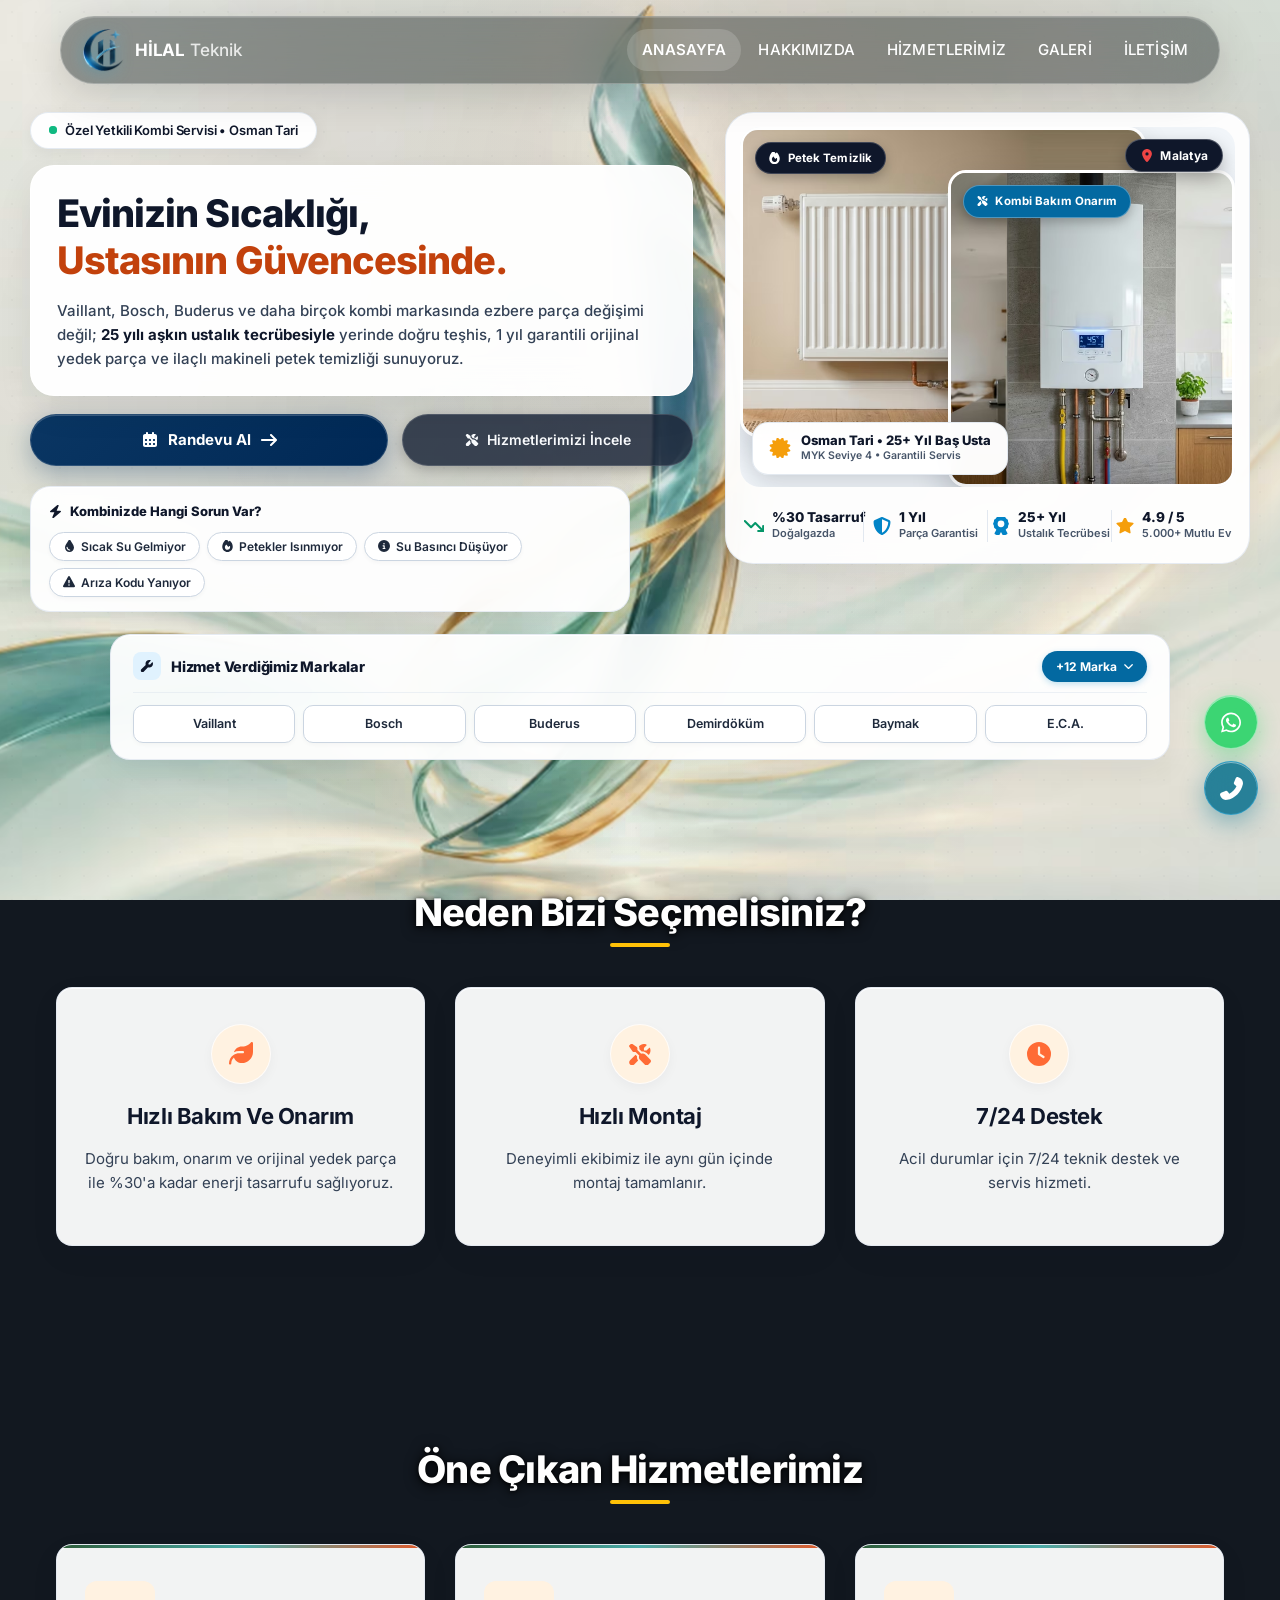
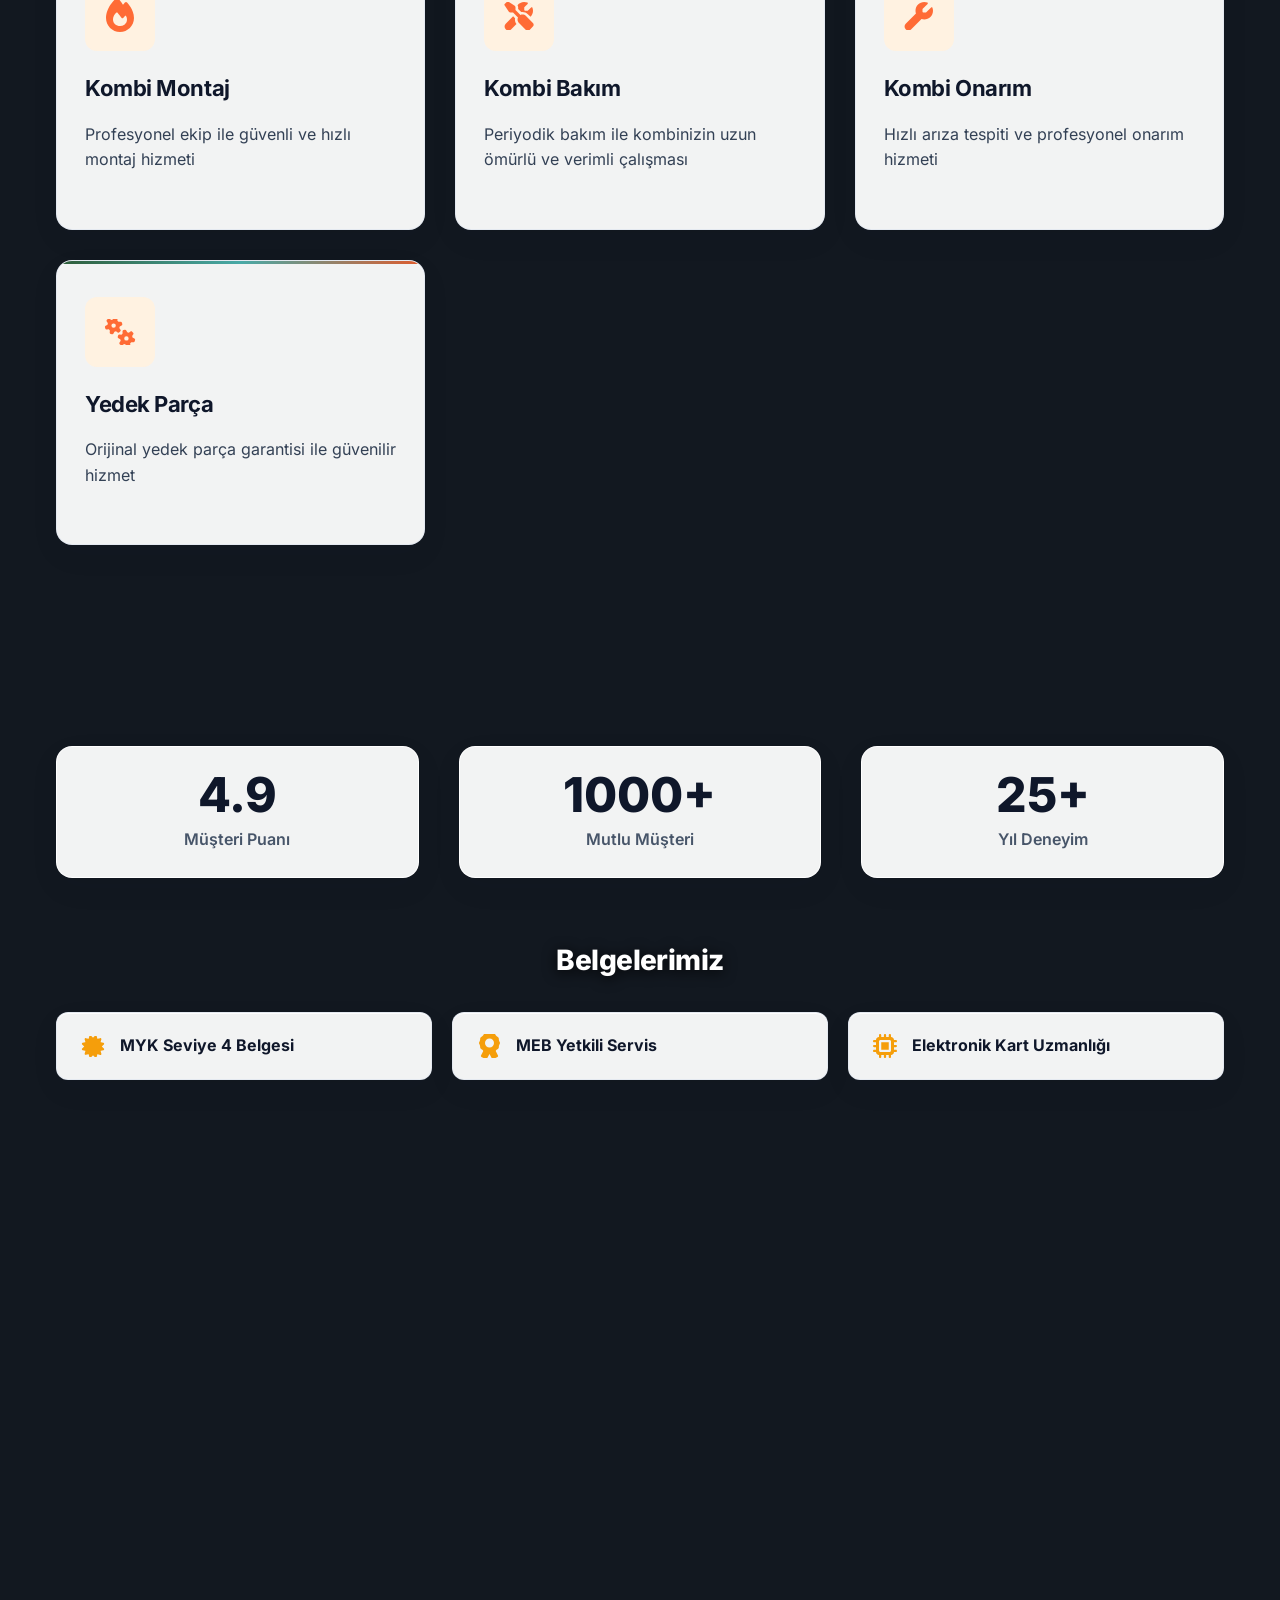
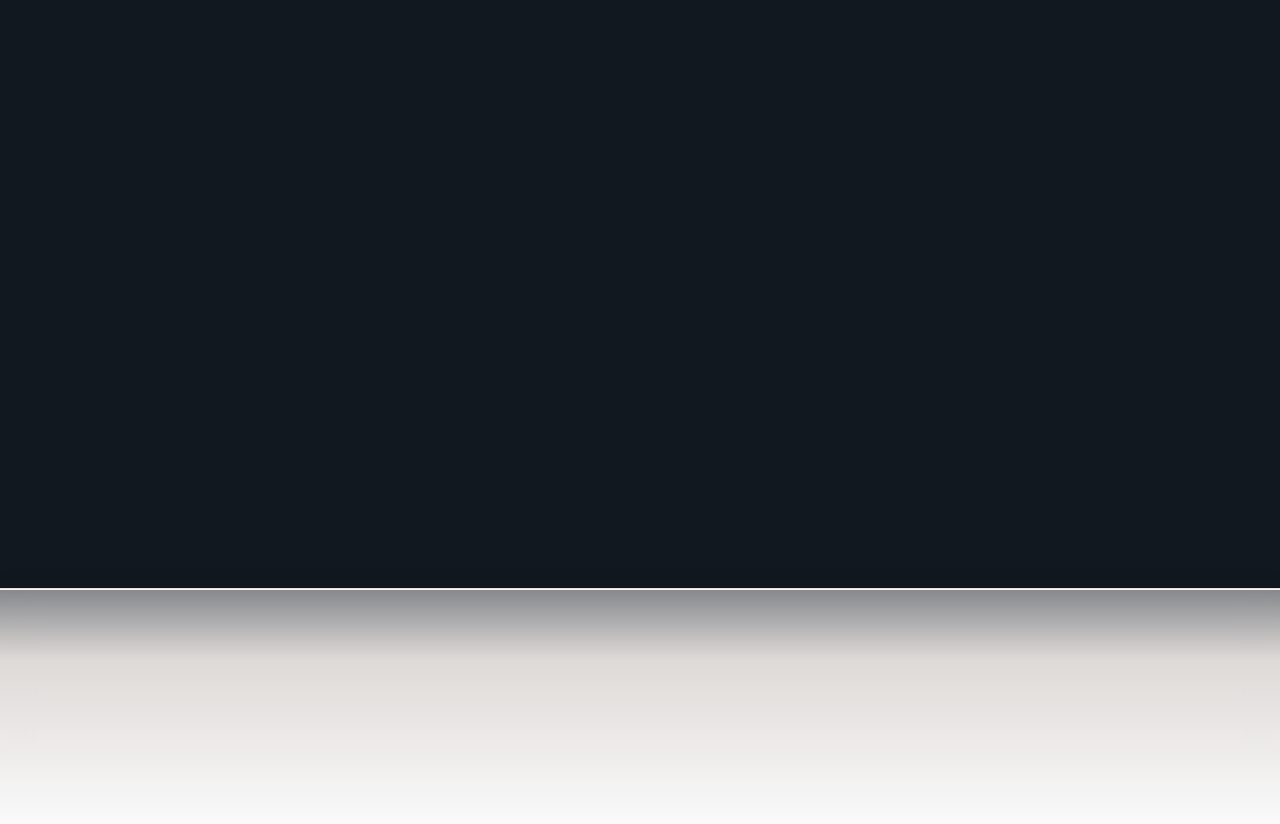
<file: index.html>
<!DOCTYPE html>
<html lang="tr" data-theme="dark">

<head>
    <meta charset="UTF-8">
    <meta name="viewport" content="width=device-width, initial-scale=1.0, maximum-scale=5.0, user-scalable=yes">
    <!-- Analitik (GA4 + Clarity): ilk etkileşimde veya sayfa yüklendikten 6 sn sonra yüklenir; açılış hızını etkilemez -->
    <script>
        window.dataLayer = window.dataLayer || [];
        function gtag() { dataLayer.push(arguments); }
        gtag('js', new Date());
        gtag('config', 'G-F9GZ1TCNVZ');
        window.clarity = window.clarity || function () { (window.clarity.q = window.clarity.q || []).push(arguments); };
        (function () {
            var done = false, events = ['scroll', 'pointerdown', 'touchstart', 'keydown'];
            function load() {
                if (done) return;
                done = true;
                events.forEach(function (e) { removeEventListener(e, load, { passive: true }); });
                ['https://www.googletagmanager.com/gtag/js?id=G-F9GZ1TCNVZ', 'https://www.clarity.ms/tag/z4u0vtur8y'].forEach(function (src) {
                    var s = document.createElement('script');
                    s.async = true;
                    s.src = src;
                    document.head.appendChild(s);
                });
            }
            events.forEach(function (e) { addEventListener(e, load, { passive: true, once: true }); });
            addEventListener('load', function () { setTimeout(load, 6000); }, { once: true });
        })();
    </script>

    <link rel="icon" type="image/png" sizes="32x32" href="RESIMLER/favicon-32x32.png">
    <link rel="apple-touch-icon" sizes="180x180" href="RESIMLER/apple-touch-icon.png">
    <meta http-equiv="Content-Security-Policy"
        content="default-src 'self'; script-src 'self' 'unsafe-inline' https://www.googletagmanager.com https://cdnjs.cloudflare.com https://www.clarity.ms https://scripts.clarity.ms; style-src 'self' 'unsafe-inline' https://cdnjs.cloudflare.com; font-src 'self'; img-src 'self' data: https:; connect-src 'self' https://*.google-analytics.com https://*.analytics.google.com https://www.googletagmanager.com https://stats.g.doubleclick.net https://*.clarity.ms https://c.bing.com; frame-src https://www.google.com https://maps.google.com; object-src 'none'; base-uri 'self'; form-action 'self'">
    <meta name="description"
        content="Malatya kombi servisi Hilal Teknik - Osman Tari. Vaillant, Bosch, Buderus, Viessmann, Ariston, Baxi, Demirdöküm, Protherm, Ferroli kombi montaj, bakım, onarım. 7/24 servis.">
    <meta name="keywords"
        content="malatya kombi servisi, hilal teknik, osman tari, vaillant kombi servisi, bosch kombi servisi, buderus kombi servisi, viessmann kombi servisi, ariston kombi servisi, baxi kombi servisi, demirdöküm kombi servisi, protherm kombi servisi, ferroli kombi servisi, kombi montaj malatya, kombi bakım malatya, kombi onarım malatya, kombi yedek parça malatya, 7/24 kombi servisi, malatya ısıtma sistemleri, kombi tamiri, kombi arıza servisi">
    <link rel="canonical" href="https://hilalteknik.com/">
    <meta property="og:locale" content="tr_TR">
    <meta property="og:type" content="website">
    <meta property="og:title" content="Malatya Kombi Servisi | Hilal Teknik - Osman Tari">
    <meta property="og:description"
        content="Vaillant, Bosch, Buderus, Viessmann, Ariston kombi servisi Malatya. Hilal Teknik - Osman Tari ile güvenilir hizmet. 7/24 montaj, bakım, onarım.">
    <meta property="og:image" content="https://hilalteknik.com/RESIMLER/sosyal-paylasim-logo.png">
    <meta property="og:url" content="https://hilalteknik.com/">
    <meta name="twitter:card" content="summary_large_image">
    <meta name="twitter:title" content="Malatya Kombi Servisi | Hilal Teknik - Osman Tari">
    <meta name="twitter:description"
        content="Vaillant, Bosch, Buderus, Viessmann, Ariston kombi servisi Malatya. Hilal Teknik ile güvenilir hizmet. 7/24 montaj, bakım, onarım.">
    <meta name="twitter:image" content="https://hilalteknik.com/RESIMLER/sosyal-paylasim-logo.png">
    <title>Malatya Kombi Servisi | Hilal Teknik - Osman Tari | Vaillant, Bosch, Buderus Servis</title>

    <!-- ==================== LCP & KRİTİK GÖRSEL ÖN YÜKLEME ==================== -->
    <link rel="preload" as="image" type="image/avif"
        imagesrcset="RESIMLER/hero-petek-temizligi-600w.avif 600w, RESIMLER/hero-petek-temizligi.avif 1200w"
        imagesizes="(max-width: 768px) 80vw, (max-width: 992px) 440px, 580px" fetchpriority="high">

    <!-- Tema Başlatıcı Script (FOUC Önleyici - Senkron Kalmalı) -->
    <script>
        (function () {
            try {
                var t = localStorage.getItem('hilal_theme');
                document.documentElement.setAttribute('data-theme', (t === 'light' || t === 'dark') ? t : 'dark');
            } catch (e) {
                document.documentElement.setAttribute('data-theme', 'dark');
            }
        })();
    </script>
    <script type="application/ld+json">
    {
      "@context": "https://schema.org",
      "@type": "HVACBusiness",
      "name": "Hilal Teknik",
      "url": "https://hilalteknik.com/",
      "address": {
        "@type": "PostalAddress",
        "streetAddress": "Uçbağlar Mah. Sivas Cad. Kitap Sk. No:10",
        "addressLocality": "Battalgazi",
        "addressRegion": "Malatya",
        "addressCountry": "TR"
      },
      "geo": {"@type": "GeoCoordinates", "latitude": 38.354058, "longitude": 38.330078},
      "hasMap": "https://www.google.com/maps/place/H%C4%B0LAL+TEKN%C4%B0K+MALATYA/@38.3540535,38.330072,17z/data=!4m6!3m5!1s0x407637663564d8c9:0x3c9bfe5d3e597a!8m2!3d38.354058!4d38.330078!16s%2Fg%2F11qzr9p513?hl=tr",
      "telephone": "+90 537 607 48 17",
      "email": "osman_tari@hotmail.com",
      "areaServed": "Malatya",
      "image": "RESIMLER/sosyal-paylasim-logo.png",
      "priceRange": "₺₺",
      "openingHours": "Mo-Su 00:00-23:59",
      "sameAs": [
        "https://www.facebook.com/hilal.teknik.tesisat.malatya",
        "https://www.instagram.com/hilal_teknik_malatya",
        "https://wa.me/905376074817"
      ]
    }
    </script>
    <!-- Ana sayfada yazı fontu önden yüklenir (mobilde ikinci yerleşim hesabını önler) -->
    <link rel="preload" as="font" type="font/woff2" href="fonts/inter-latin.woff2" crossorigin>
    <link rel="stylesheet" href="style.min.css?v=20261117d">
</head>

<body>
    <!-- ==================== FAREYE DUYARLI PREMİUM AMBİENT HİLAL ARKA PLANI ==================== -->
    <div class="ambient-interactive-bg" id="ambientBg" aria-hidden="true">
        <div class="ambient-bg-art"></div>
        <div class="ambient-bg-glow"></div>
    </div>

    <!-- ==================== SİTE HEADER & NAVİGASYON (YÜZEN BUZLU CAM KAPSÜL) ==================== -->
    <header class="site-header" id="siteHeader">
        <div class="header-container">
            <div class="nav-cluster nav-cluster--left">
                <a href="index.html" class="logo" aria-label="HİLAL Teknik - Anasayfa">
                    <div class="logo-emblem">
                        <picture class="logo-emblem-picture">
                            <source srcset="./RESIMLER/logo-hilal-amblem-sm.avif" type="image/avif">
                            <source srcset="./RESIMLER/logo-hilal-amblem-sm.webp" type="image/webp">
                            <img src="./RESIMLER/logo-hilal-amblem.png" alt="" aria-hidden="true" class="emblem-img"
                                width="44" height="44" decoding="async">
                        </picture>
                    </div>
                    <div class="logo-brand">
                        <span class="brand-title">HİLAL <strong>Teknik</strong></span>
                    </div>
                </a>
            </div>
            <button class="mobile-menu-toggle" id="mobileMenuToggle" aria-label="Menüyü Aç/Kapat">
                <span class="hamburger-line"></span>
                <span class="hamburger-line"></span>
                <span class="hamburger-line"></span>
            </button>
            <div class="nav-cluster nav-cluster--right">
                <nav class="desktop-nav" id="mainNav" aria-label="Ana Menü">
                    <ul class="nav-list">
                        <li><a href="index.html" class="nav-link active" data-page="index">ANASAYFA</a></li>
                        <li><a href="hakkimizda.html" class="nav-link" data-page="hakkimizda">HAKKIMIZDA</a></li>
                        <li><a href="hizmetlerimiz.html" class="nav-link" data-page="hizmetlerimiz">HİZMETLERİMİZ</a>
                        </li>
                        <li><a href="galeri.html" class="nav-link" data-page="galeri">GALERİ</a></li>
                        <li><a href="iletisim.html" class="nav-link" data-page="iletisim">İLETİŞİM</a></li>
                    </ul>
                </nav>
                <div class="nav-contact-actions" role="group" aria-label="Hızlı İletişim">
                    <a href="tel:05376074817" class="nav-action-btn nav-action-btn--phone" aria-label="Telefonla ara"
                        title="Hemen Arayın: 0537 607 48 17">
                        <svg width="15" height="15" viewBox="0 0 24 24" fill="currentColor" aria-hidden="true">
                            <path
                                d="M6.62 10.79a15.05 15.05 0 006.59 6.59l2.2-2.2a1 1 0 011.02-.24c1.12.37 2.33.57 3.57.57a1 1 0 011 1V20a1 1 0 01-1 1A17 17 0 013 4a1 1 0 011-1h3.5a1 1 0 011 1c0 1.25.2 2.45.57 3.57a1 1 0 01-.24 1.02l-2.21 2.2z" />
                        </svg>
                    </a>
                    <a href="https://wa.me/905376074817" class="nav-action-btn nav-action-btn--whatsapp" target="_blank"
                        rel="noopener noreferrer" aria-label="WhatsApp üzerinden iletişim kur"
                        title="WhatsApp Canlı Destek">
                        <svg width="16" height="16" viewBox="0 0 24 24" fill="currentColor" aria-hidden="true">
                            <path
                                d="M12.04 2C6.58 2 2.13 6.45 2.13 11.91c0 1.75.46 3.45 1.32 4.95L2.05 22l5.25-1.38c1.45.79 3.08 1.21 4.74 1.21 5.46 0 9.91-4.45 9.91-9.91 0-2.65-1.03-5.14-2.9-7.01A9.82 9.82 0 0012.04 2zm5.79 14.16c-.24.68-1.39 1.3-1.92 1.38-.49.08-1.12.11-3.62-.91-3.21-1.31-5.26-4.57-5.42-4.78-.16-.21-1.3-1.73-1.3-3.3 0-1.57.82-2.35 1.11-2.67.29-.32.63-.4.84-.4.21 0 .42 0 .61.01.2.01.47-.08.73.55.27.64.92 2.24 1 2.41.08.16.13.35.03.56-.11.21-.16.35-.32.53-.16.19-.34.42-.48.56-.16.16-.33.33-.14.65.19.32.84 1.38 1.8 2.24 1.24 1.1 2.29 1.44 2.61 1.6.32.16.51.13.7-.08.19-.21.82-.95 1.04-1.28.21-.32.42-.27.71-.16.29.11 1.84.87 2.16 1.03.32.16.53.24.61.37.08.13.08.79-.16 1.47z" />
                        </svg>
                    </a>
                </div>
            </div>
        </div>
    </header>

    <main>



        <!-- ==================== YENİLENMİŞ MODERN HERO BÖLÜMÜ (MOBİL & PC UYUMLU) ==================== -->
        <section class="section--hero-modern" id="heroSection">
            <div class="hero-unified-container">
                <!-- 2 Kolonlu Ana Grid: Mobilde tek sütun dikey akış, Masaüstünde 2 sütun -->
                <div class="hero-unified-grid">
                    <!-- Sol Kolon: Başlık, Açıklama, Butonlar ve Sorun Seçim Kartı -->
                    <div class="hero-unified-left">
                        <!-- Üst Konum / Kimlik Rozeti -->
                        <div class="hero-pill-badge" id="heroPillBadge">
                            <span class="pulse-indicator"></span>
                            <span class="pill-text">Özel Yetkili Kombi Servisi • Osman Tari</span>
                        </div>

                        <!-- Ana Başlık Kartı / Başlık -->
                        <div class="hero-title-wrap">
                            <h1 class="hero-main-title">
                                Evinizin Sıcaklığı,<br>
                                <span class="hl-terracotta">Ustasının Güvencesinde.</span>
                            </h1>
                            <p class="hero-main-desc">
                                Vaillant, Bosch, Buderus ve daha birçok kombi markasında ezbere parça değişimi değil;
                                <strong>25 yılı aşkın ustalık tecrübesiyle</strong> yerinde doğru teşhis, 1 yıl
                                garantili orijinal yedek parça ve ilaçlı makineli petek temizliği sunuyoruz.
                            </p>
                        </div>

                        <!-- Buton Grubu (Desktop'ta yan yana, Mobilde şık alt alta) -->
                        <div class="hero-cta-wrapper hero-unified-cta">
                            <a href="#quoteDrawer" class="btn hero-primary-cta js-open-quote" id="heroQuoteBtn"
                                role="button" aria-haspopup="dialog" aria-expanded="false" aria-controls="quoteDrawer"
                                data-open-drawer="quote">
                                <i class="fas fa-calendar-alt"></i>
                                <span>Randevu Al</span>
                                <i class="fas fa-arrow-right"></i>
                            </a>
                            <a href="hizmetlerimiz.html" class="btn hero-mob-secondary-btn hero-pc-secondary-btn"
                                id="heroServicesBtn">
                                <i class="fas fa-tools"></i>
                                <span>Hizmetlerimizi İncele</span>
                                <i class="fas fa-arrow-right mob-only-arrow"></i>
                            </a>
                        </div>

                        <!-- Kombinizde Hangi Sorun Var? Kartı -->
                        <div class="hero-pc-trouble-card hero-trouble-card-unified">
                            <div class="trouble-header">
                                <i class="fas fa-bolt text-warning"></i>
                                <span>Kombinizde Hangi Sorun Var?</span>
                            </div>
                            <div class="trouble-chips-wrap">
                                <button type="button" class="trouble-chip js-trouble-click js-open-quote"
                                    data-issue="Sıcak Su Gelmiyor">
                                    <i class="fas fa-tint text-primary"></i> Sıcak Su Gelmiyor
                                </button>
                                <button type="button" class="trouble-chip js-trouble-click js-open-quote"
                                    data-issue="Petekler Isınmıyor">
                                    <i class="fas fa-fire text-danger"></i> Petekler Isınmıyor
                                </button>
                                <button type="button" class="trouble-chip js-trouble-click js-open-quote"
                                    data-issue="Su Basıncı Düşüyor">
                                    <i class="fas fa-info-circle text-info"></i> Su Basıncı Düşüyor
                                </button>
                                <button type="button" class="trouble-chip js-trouble-click js-open-quote"
                                    data-issue="Arıza Kodu Yanıyor">
                                    <i class="fas fa-exclamation-triangle text-warning"></i> Arıza Kodu Yanıyor
                                </button>
                            </div>
                        </div>
                    </div>

                    <!-- Sağ Kolon: İki Görselli Usta ve Güven Kartı -->
                    <div class="hero-unified-right">
                        <div class="hero-pc-card hero-mobile-card">
                            <!-- İki Görsel Vitrini (Petek Temizlik + Kombi Bakım Onarım) -->
                            <div class="pc-visuals-duo">
                                <!-- Sağ Üst Konum Rozeti: Malatya -->
                                <div class="pc-location-badge">
                                    <i class="fas fa-map-marker-alt"></i>
                                    <span>Malatya</span>
                                </div>

                                <!-- 1. Görsel (Petek Temizlik - Ana LCP Görseli) -->
                                <div class="pc-img-box pc-img-box--main">
                                    <picture>
                                        <source type="image/avif"
                                            srcset="RESIMLER/hero-petek-temizligi-600w.avif 600w, RESIMLER/hero-petek-temizligi.avif 1200w"
                                            sizes="(max-width: 768px) 80vw, (max-width: 992px) 440px, 580px">
                                        <source type="image/webp"
                                            srcset="RESIMLER/hero-petek-temizligi-600w.webp 600w, RESIMLER/hero-petek-temizligi-800w.webp 800w, RESIMLER/hero-petek-temizligi.webp 1200w"
                                            sizes="(max-width: 768px) 80vw, (max-width: 992px) 440px, 580px">
                                        <img src="RESIMLER/hero-petek-temizligi.jpg"
                                            alt="Malatya Kalorifer Petek Temizlik ve Tesisat" width="580" height="380"
                                            loading="eager" fetchpriority="high" decoding="async">
                                    </picture>
                                    <div class="pc-img-tag tag-navy">
                                        <i class="fas fa-fire"></i>
                                        <span>Petek Temizlik</span>
                                    </div>
                                </div>

                                <!-- 2. Görsel (Kombi Bakım Onarım - İkincil Görsel) -->
                                <div class="pc-img-box pc-img-box--overlap">
                                    <picture>
                                        <source type="image/avif"
                                            srcset="RESIMLER/hero-kombi-bakim-onarim-500w.avif 500w, RESIMLER/hero-kombi-bakim-onarim.avif 896w"
                                            sizes="(max-width: 768px) 60vw, (max-width: 992px) 360px, 460px">
                                        <source type="image/webp"
                                            srcset="RESIMLER/hero-kombi-bakim-onarim-500w.webp 500w, RESIMLER/hero-kombi-bakim-onarim-800w.webp 800w, RESIMLER/hero-kombi-bakim-onarim.webp 896w"
                                            sizes="(max-width: 768px) 60vw, (max-width: 992px) 360px, 460px">
                                        <img src="RESIMLER/hero-kombi-bakim-onarim.jpg"
                                            alt="Malatya Kombi Bakım Onarım ve Servisi" width="460" height="320"
                                            loading="eager" decoding="async">
                                    </picture>
                                    <div class="pc-img-tag tag-blue">
                                        <i class="fas fa-tools"></i>
                                        <span>Kombi Bakım Onarım</span>
                                    </div>
                                </div>

                                <!-- Osman Tari • Kombi Servisi Rozeti -->
                                <div class="pc-master-badge">
                                    <div class="pc-master-icon">
                                        <i class="fas fa-certificate text-warning"></i>
                                    </div>
                                    <div class="pc-master-text">
                                        <strong>Osman Tari • 25+ Yıl Baş Usta</strong>
                                        <small>MYK Seviye 4 • Garantili Servis</small>
                                    </div>
                                </div>
                            </div>

                            <!-- Alt 4'lü İstatistik Barı -->
                            <div class="pc-card-stats-row">
                                <div class="pc-card-stat">
                                    <div class="pc-stat-icon text-success" style="color: #059669;">
                                        <svg width="20" height="20" viewBox="0 0 24 24" fill="none"
                                            stroke="currentColor" stroke-width="2.5" stroke-linecap="round"
                                            stroke-linejoin="round" aria-hidden="true">
                                            <polyline points="23 18 13.5 8.5 8.5 13.5 1 6"></polyline>
                                            <polyline points="17 18 23 18 23 12"></polyline>
                                        </svg>
                                    </div>
                                    <div class="pc-stat-text">
                                        <strong>%30 Tasarruf</strong>
                                        <span>Doğalgazda</span>
                                    </div>
                                </div>
                                <div class="pc-stat-divider"></div>
                                <div class="pc-card-stat">
                                    <div class="pc-stat-icon"><i class="fas fa-shield-alt"></i></div>
                                    <div class="pc-stat-text">
                                        <strong>1 Yıl</strong>
                                        <span>Parça Garantisi</span>
                                    </div>
                                </div>
                                <div class="pc-stat-divider"></div>
                                <div class="pc-card-stat">
                                    <div class="pc-stat-icon"><i class="fas fa-award"></i></div>
                                    <div class="pc-stat-text">
                                        <strong>25+ Yıl</strong>
                                        <span>Ustalık Tecrübesi</span>
                                    </div>
                                </div>
                                <div class="pc-stat-divider"></div>
                                <div class="pc-card-stat">
                                    <div class="pc-stat-icon text-warning"><i class="fas fa-star"></i></div>
                                    <div class="pc-stat-text">
                                        <strong>4.9 / 5</strong>
                                        <span>5.000+ Mutlu Ev</span>
                                    </div>
                                </div>
                            </div>
                        </div>
                    </div>
                </div>

                <!-- Alt Bölüm: Hizmet Verdiğimiz Markalar Kartı (Genişletilebilir) -->
                <div class="hero-brands-showcase js-brands-card" id="mobBrandsCard" role="region"
                    aria-labelledby="mobBrandsTitle">
                    <div class="brands-header" id="mobBrandsToggle" role="button" tabindex="0" aria-expanded="false"
                        aria-controls="mobBrandsPills">
                        <div class="brands-header-left">
                            <span class="brands-header-icon"><i class="fas fa-wrench" aria-hidden="true"></i></span>
                            <span id="mobBrandsTitle">Hizmet Verdiğimiz Markalar</span>
                        </div>
                        <div class="brands-expand-badge">
                            <span class="expand-text">+12 Marka</span>
                            <i class="fas fa-chevron-down expand-chevron" aria-hidden="true"></i>
                        </div>
                    </div>
                    <div class="brands-pills-wrap" id="mobBrandsPills">
                        <span class="brand-chip brand-chip--featured">Vaillant</span>
                        <span class="brand-chip brand-chip--featured">Bosch</span>
                        <span class="brand-chip brand-chip--featured">Buderus</span>
                        <span class="brand-chip brand-chip--featured">Demirdöküm</span>
                        <span class="brand-chip brand-chip--featured">Baymak</span>
                        <span class="brand-chip brand-chip--featured">E.C.A.</span>
                        <span class="brand-chip brand-chip--extra">Viessmann</span>
                        <span class="brand-chip brand-chip--extra">Ariston</span>
                        <span class="brand-chip brand-chip--extra">Daikin</span>
                        <span class="brand-chip brand-chip--extra">Protherm</span>
                        <span class="brand-chip brand-chip--extra">Warmhaus</span>
                        <span class="brand-chip brand-chip--extra">Alarko</span>
                        <span class="brand-chip brand-chip--extra">Baxi</span>
                        <span class="brand-chip brand-chip--extra">Ferroli</span>
                        <span class="brand-chip brand-chip--extra">Immergas</span>
                        <span class="brand-chip brand-chip--extra">Beko</span>
                        <span class="brand-chip brand-chip--extra">Baykan</span>
                        <span class="brand-chip brand-chip--extra">Airfel</span>
                    </div>
                    <div class="brands-card-hint">
                        <small><i class="fas fa-shield-alt"></i> Tüm modellerde 1 yıl garantili orijinal parça</small>
                    </div>
                </div>
            </div>
        </section>

        <!-- ==================== VALUE PROPOSITION ==================== -->
        <section class="value-prop section section--white">
            <div class="container">
                <h2 class="section-title">Neden Bizi Seçmelisiniz?</h2>
                <div class="value-grid">
                    <div class="value-card">
                        <div class="value-icon">
                            <i class="fas fa-leaf"></i>
                        </div>
                        <h3>Hızlı Bakım Ve Onarım</h3>
                        <p>Doğru bakım, onarım ve orijinal yedek parça ile %30'a kadar enerji tasarrufu sağlıyoruz.
                        </p>
                    </div>
                    <div class="value-card">
                        <div class="value-icon">
                            <i class="fas fa-tools"></i>
                        </div>
                        <h3>Hızlı Montaj</h3>
                        <p>Deneyimli ekibimiz ile aynı gün içinde montaj tamamlanır.</p>
                    </div>
                    <div class="value-card">
                        <div class="value-icon">
                            <i class="fas fa-clock"></i>
                        </div>
                        <h3>7/24 Destek</h3>
                        <p>Acil durumlar için 7/24 teknik destek ve servis hizmeti.</p>
                    </div>
                </div>
            </div>
        </section>

        <!-- ==================== FEATURED SERVICES ==================== -->
        <section class="featured-services section section--comfort">
            <div class="container">
                <h2 class="section-title">Öne Çıkan Hizmetlerimiz</h2>
                <div class="services-grid">
                    <div class="service-card">
                        <div class="service-icon">
                            <i class="fas fa-fire"></i>
                        </div>
                        <h3>Kombi Montaj</h3>
                        <p>Profesyonel ekip ile güvenli ve hızlı montaj hizmeti</p>
                    </div>
                    <div class="service-card">
                        <div class="service-icon">
                            <i class="fas fa-tools"></i>
                        </div>
                        <h3>Kombi Bakım</h3>
                        <p>Periyodik bakım ile kombinizin uzun ömürlü ve verimli çalışması</p>
                    </div>
                    <div class="service-card">
                        <div class="service-icon">
                            <i class="fas fa-wrench"></i>
                        </div>
                        <h3>Kombi Onarım</h3>
                        <p>Hızlı arıza tespiti ve profesyonel onarım hizmeti</p>
                    </div>
                    <div class="service-card">
                        <div class="service-icon">
                            <i class="fas fa-cogs"></i>
                        </div>
                        <h3>Yedek Parça</h3>
                        <p>Orijinal yedek parça garantisi ile güvenilir hizmet</p>
                    </div>
                </div>
            </div>
        </section>

        <!-- ==================== TRUST ELEMENTS ==================== -->
        <section class="trust-section section section--white">
            <div class="container">
                <div class="trust-content">
                    <div class="trust-stats">
                        <div class="stat-item">
                            <div class="stat-number">4.9</div>
                            <div class="stat-label">Müşteri Puanı</div>
                        </div>
                        <div class="stat-item">
                            <div class="stat-number">1000+</div>
                            <div class="stat-label">Mutlu Müşteri</div>
                        </div>
                        <div class="stat-item">
                            <div class="stat-number">25+</div>
                            <div class="stat-label">Yıl Deneyim</div>
                        </div>
                    </div>

                    <div class="certifications">
                        <h3>Belgelerimiz</h3>
                        <div class="cert-grid">
                            <div class="cert-item">
                                <i class="fas fa-certificate"></i>
                                <span>MYK Seviye 4 Belgesi</span>
                            </div>
                            <div class="cert-item">
                                <i class="fas fa-award"></i>
                                <span>MEB Yetkili Servis</span>
                            </div>
                            <div class="cert-item">
                                <i class="fas fa-microchip"></i>
                                <span>Elektronik Kart Uzmanlığı</span>
                            </div>
                        </div>
                    </div>
                </div>
            </div>
        </section>


        <!-- ==================== ABOUT SECTION ==================== -->
        <section class="about section section--comfort">
            <div class="container">
                <h2 class="section-title">Hakkımızda</h2>

                <div class="about-story">
                    <div class="story-timeline">
                        <div class="timeline-item">
                            <div class="timeline-content">
                                <div class="timeline-card-header">
                                    <h3>1999 - Başlangıç</h3>
                                    <div class="timeline-icon" aria-hidden="true">
                                        <i class="fas fa-tools"></i>
                                    </div>
                                </div>
                                <p>Çırak olarak sıhhi tesisat ve mekanik alanda mesleki eğitime başladım.</p>
                            </div>
                        </div>

                        <div class="timeline-item">
                            <div class="timeline-content">
                                <div class="timeline-card-header">
                                    <h3>2014 - Firma Kurulumu</h3>
                                    <div class="timeline-icon" aria-hidden="true">
                                        <i class="fas fa-graduation-cap"></i>
                                    </div>
                                </div>
                                <p>Hilal Teknik olarak profesyonel hizmet vermeye başladım.</p>
                            </div>
                        </div>

                        <div class="timeline-item">
                            <div class="timeline-content">
                                <div class="timeline-card-header">
                                    <h3>Eğitim & Sertifikasyon</h3>
                                    <div class="timeline-icon" aria-hidden="true">
                                        <i class="fas fa-certificate"></i>
                                    </div>
                                </div>
                                <p>Gaz yakıcı cihazlar servis personeli ve kombi elektronik kart eğitimlerini
                                    tamamladım. MEB ve MYK gaz yakıcı cihazlar yetkili servis personeli (seviye 4)
                                    belgelerini edindim.</p>
                            </div>
                        </div>

                        <div class="timeline-item">
                            <div class="timeline-content">
                                <div class="timeline-card-header">
                                    <h3>Günümüz</h3>
                                    <div class="timeline-icon" aria-hidden="true">
                                        <i class="fas fa-star"></i>
                                    </div>
                                </div>
                                <p>Mekanik tecrübemi aldığım eğitimlerle birleştirerek, kombi arıza, bakım, onarım,
                                    montaj ve yedek parça konusunda profesyonel hizmet verecek kapasiteye ulaştım.</p>
                            </div>
                        </div>
                    </div>
                </div>

            </div>
        </section>

    </main>

    <!-- ==================== FOOTER ==================== -->
    <footer>
        <div class="container">
            <div class="footer-content">
                <div class="footer-logo">
                    <h2>HİLAL <span>Teknik</span></h2>
                    <p>25 yılı aşkın tecrübesiyle Malatya'da hizmetinizde</p>
                    <div class="footer-owner-dev-group">
                        <span class="footer-owner">
                            <i class="fas fa-user-tie" aria-hidden="true"></i>
                            <span>İşletme Sahibi: Osman Tari</span>
                        </span>
                        <a href="iletisim.html#siteTasarimcisi" class="footer-dev-badge"
                            title="Web Tasarım & Geliştirme: Harun Alan">
                            <i class="fas fa-code" aria-hidden="true"></i>
                            <span>Tasarlayan & Geliştiren: Harun Alan</span>
                        </a>
                    </div>
                </div>
                <div class="footer-links">
                    <h3>Hızlı Linkler</h3>
                    <ul>
                        <li><a href="index.html">Anasayfa</a></li>
                        <li><a href="hakkimizda.html">Hakkımızda</a></li>
                        <li><a href="hizmetlerimiz.html">Hizmetlerimiz</a></li>
                        <li><a href="galeri.html">Galeri</a></li>
                        <li><a href="iletisim.html">İletişim</a></li>
                    </ul>
                </div>
                <div class="footer-social">
                    <h3>Sosyal Medya</h3>
                    <div class="social-icons">
                        <a href="https://www.facebook.com/hilal.teknik.tesisat.malatya" target="_blank"
                            rel="noopener noreferrer" aria-label="Facebook Sayfamız"><i
                                class="fab fa-facebook-f"></i></a>
                        <a href="https://www.instagram.com/hilal_teknik_malatya" target="_blank"
                            rel="noopener noreferrer" aria-label="Instagram Sayfamız"><i
                                class="fab fa-instagram"></i></a>
                        <a href="https://wa.me/905376074817" target="_blank" rel="noopener noreferrer"
                            aria-label="WhatsApp Canlı Destek"><i class="fab fa-whatsapp"></i></a>
                    </div>
                </div>
            </div>
            <div class="copyright">
                <p>&copy; 2025 Hilal Teknik. Tüm hakları saklıdır.</p>
            </div>
        </div>
    </footer>

    <!-- ==================== TEKLIF ÇEKMECE (DRAWER) ==================== -->
    <div class="drawer" id="quoteDrawer" aria-hidden="true" role="dialog" aria-modal="true"
        aria-labelledby="drawerTitle" inert>
        <div class="drawer-panel">
            <div class="drawer-header">
                <div class="drawer-title" id="drawerTitle">
                    <i class="fas fa-tools" aria-hidden="true"></i>
                    Hizmet Seçin
                </div>
                <button class="drawer-close" id="drawerClose" aria-label="Kapat"><i class="fas fa-times"
                        aria-hidden="true"></i></button>
            </div>
            <div class="drawer-body">
                <div class="service-options">
                    <div class="service-option">
                        <div class="service-icon">
                            <i class="fas fa-wrench"></i>
                        </div>
                        <div class="service-content">
                            <h3>Kombi Bakım & Onarım</h3>
                            <p>Profesyonel bakım, arıza tespiti ve onarım hizmetleri</p>
                            <div class="service-features">
                                <span><i class="fas fa-check"></i> Periyodik bakım</span>
                                <span><i class="fas fa-check"></i> Arıza tespiti</span>
                                <span><i class="fas fa-check"></i> Yerinde onarım</span>
                            </div>
                            <div class="service-actions">
                                <a href="https://wa.me/905376074817?text=Kombi%20bak%C4%B1m%20ve%20onar%C4%B1m%20hakk%C4%B1nda%20bilgi%20almak%20istiyorum"
                                    class="btn btn--primary" target="_blank" rel="noopener noreferrer">
                                    <i class="fab fa-whatsapp"></i> WhatsApp
                                </a>
                                <a href="tel:05376074817" class="btn btn--secondary">
                                    <i class="fas fa-phone"></i> Telefon
                                </a>
                            </div>
                        </div>
                    </div>

                    <div class="service-option">
                        <div class="service-icon">
                            <i class="fas fa-cog"></i>
                        </div>
                        <div class="service-content">
                            <h3>Kombi Montaj & Kurulum</h3>
                            <p>Yeni kombi montajı, eski kombi değişimi ve sistem kurulumu</p>
                            <div class="service-features">
                                <span><i class="fas fa-check"></i> Yeni kombi montajı</span>
                                <span><i class="fas fa-check"></i> Eski kombi değişimi</span>
                                <span><i class="fas fa-check"></i> Sistem kurulumu</span>
                            </div>
                            <div class="service-actions">
                                <a href="https://wa.me/905376074817?text=Kombi%20montaj%20ve%20kurulum%20hakk%C4%B1nda%20bilgi%20almak%20istiyorum"
                                    class="btn btn--primary" target="_blank" rel="noopener noreferrer">
                                    <i class="fab fa-whatsapp"></i> WhatsApp
                                </a>
                                <a href="tel:05376074817" class="btn btn--secondary">
                                    <i class="fas fa-phone"></i> Telefon
                                </a>
                            </div>
                        </div>
                    </div>
                </div>
            </div>
        </div>
    </div>


    <!-- ==================== JAVASCRIPT ==================== -->
    <script>
        (function () {
            // ==================== RANDEVU ÇEKMECESİ ====================
            const drawer = document.getElementById('quoteDrawer');
            const heroQuoteBtn = document.getElementById('heroQuoteBtn');
            let lastFocus = null;

            function setDrawer(open) {
                if (!drawer) return;
                drawer.classList.toggle('open', open);
                drawer.setAttribute('aria-hidden', open ? 'false' : 'true');
                drawer.toggleAttribute('inert', !open);
                if (heroQuoteBtn) heroQuoteBtn.setAttribute('aria-expanded', open ? 'true' : 'false');
                document.body.style.overflow = open ? 'hidden' : '';
                if (open) {
                    lastFocus = document.activeElement;
                    // visibility geçişi başladıktan sonra odaklanılabilir
                    setTimeout(function () { document.getElementById('drawerClose').focus({ preventScroll: true }); }, 60);
                } else if (lastFocus) {
                    lastFocus.focus({ preventScroll: true });
                }
            }

            document.addEventListener('click', function (e) {
                if (e.target.closest('.js-open-quote')) {
                    e.preventDefault();
                    setDrawer(true);
                } else if (e.target.closest('#drawerClose') || e.target === drawer) {
                    e.preventDefault();
                    setDrawer(false);
                }
            });

            document.addEventListener('keydown', function (e) {
                if (e.key === 'Escape' && drawer && drawer.classList.contains('open')) setDrawer(false);
            });

            // ==================== HİZMET VERDİĞİMİZ MARKALAR KARTI ====================
            const card = document.getElementById('mobBrandsCard');
            const toggle = document.getElementById('mobBrandsToggle');
            if (!card || !toggle) return;
            const badgeText = card.querySelector('.expand-text');

            function toggleBrands(e) {
                e.preventDefault();
                const expanded = card.classList.toggle('is-expanded');
                toggle.setAttribute('aria-expanded', expanded ? 'true' : 'false');
                if (badgeText) badgeText.textContent = expanded ? 'Daha Az Göster' : '+12 Marka';
            }

            toggle.addEventListener('click', toggleBrands);
            toggle.addEventListener('keydown', function (e) {
                if (e.key === 'Enter' || e.key === ' ') toggleBrands(e);
            });
        })();
    </script>

    <!-- ==================== SAĞ ALT SABİT İLETİŞİM & WHATSAPP BUTONLARI ==================== -->
    <aside class="floating-contact-actions" aria-label="Hızlı İletişim">
        <a href="https://wa.me/905376074817" class="floating-btn floating-btn--whatsapp" target="_blank"
            rel="noopener noreferrer" title="WhatsApp Canlı Destek" aria-label="WhatsApp İle İletişime Geçin">
            <i class="fab fa-whatsapp" aria-hidden="true"></i>
            <span class="floating-btn-text">WhatsApp</span>
        </a>
        <a href="tel:05376074817" class="floating-btn floating-btn--phone" title="Hemen Arayın: 0537 607 48 17"
            aria-label="Telefon İle Hemen Arayın">
            <i class="fas fa-phone-alt" aria-hidden="true"></i>
            <span class="floating-btn-text">0537 607 48 17</span>
        </a>
    </aside>

    <!-- ==================== YUKARI ÇIKMA BUTONU ==================== -->
    <button id="scrollToTop" class="scroll-to-top" aria-label="Yukarı çık">
        <i class="fas fa-arrow-up" aria-hidden="true"></i>
    </button>

    <!-- ==================== MERKEZİ YAPILANDIRMA VE DİNAMİK SENKRONİZASYON ==================== -->
    <script src="site-config.min.js?v=20261117" defer></script>
    <script src="analytics.min.js?v=20261117" defer></script>
</body>

</html>
</file>
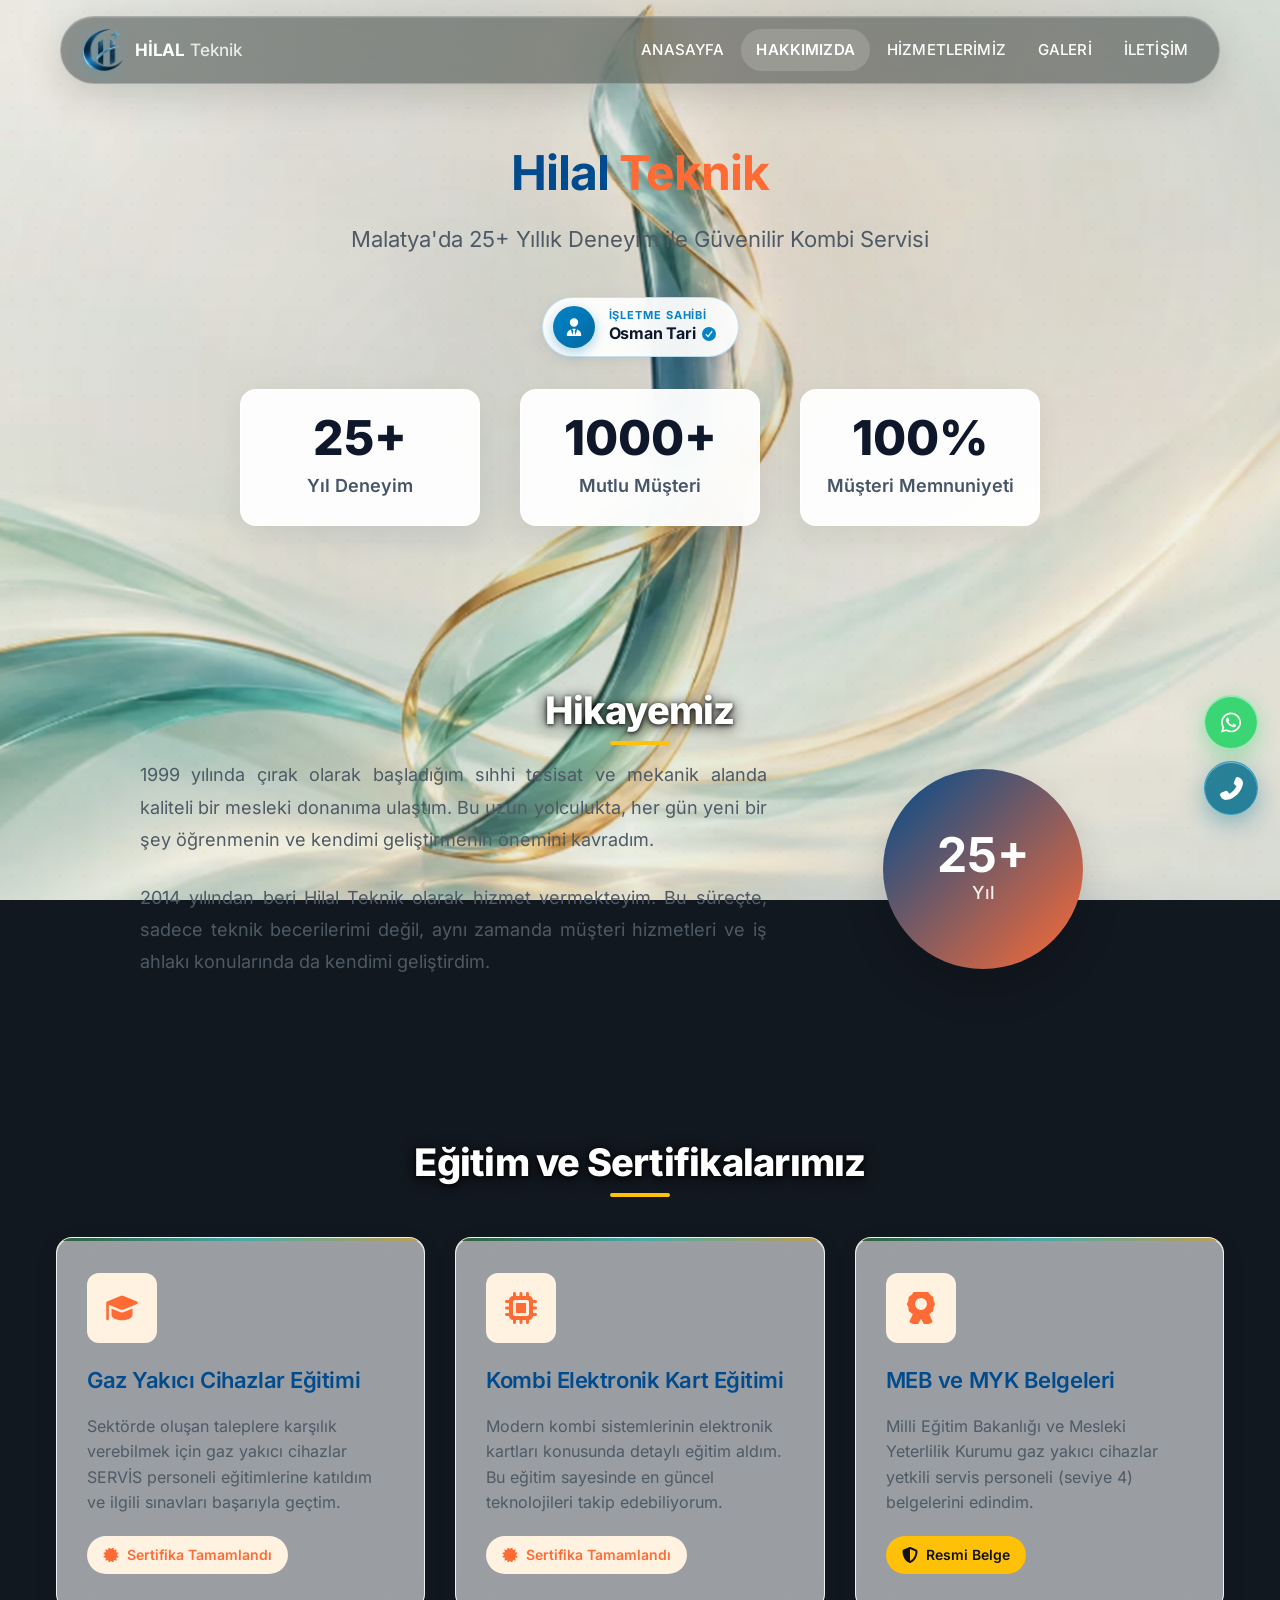
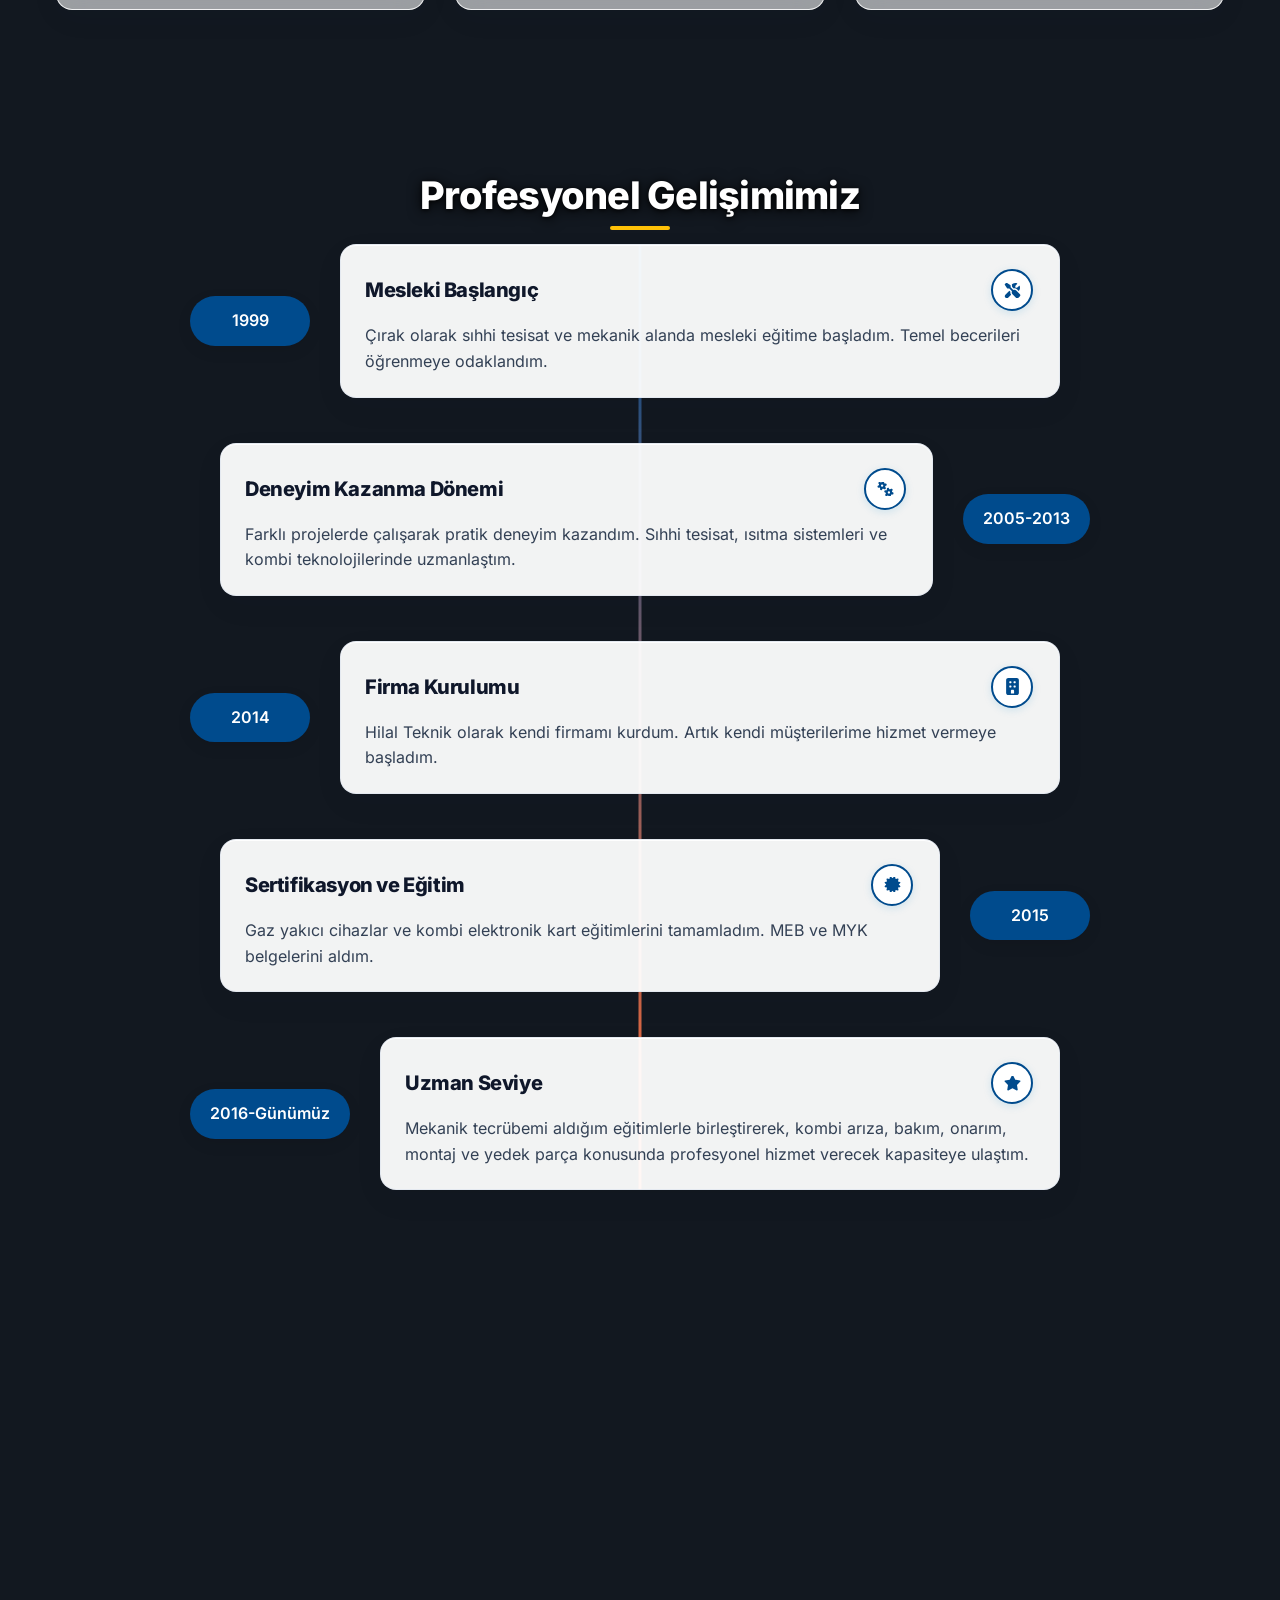
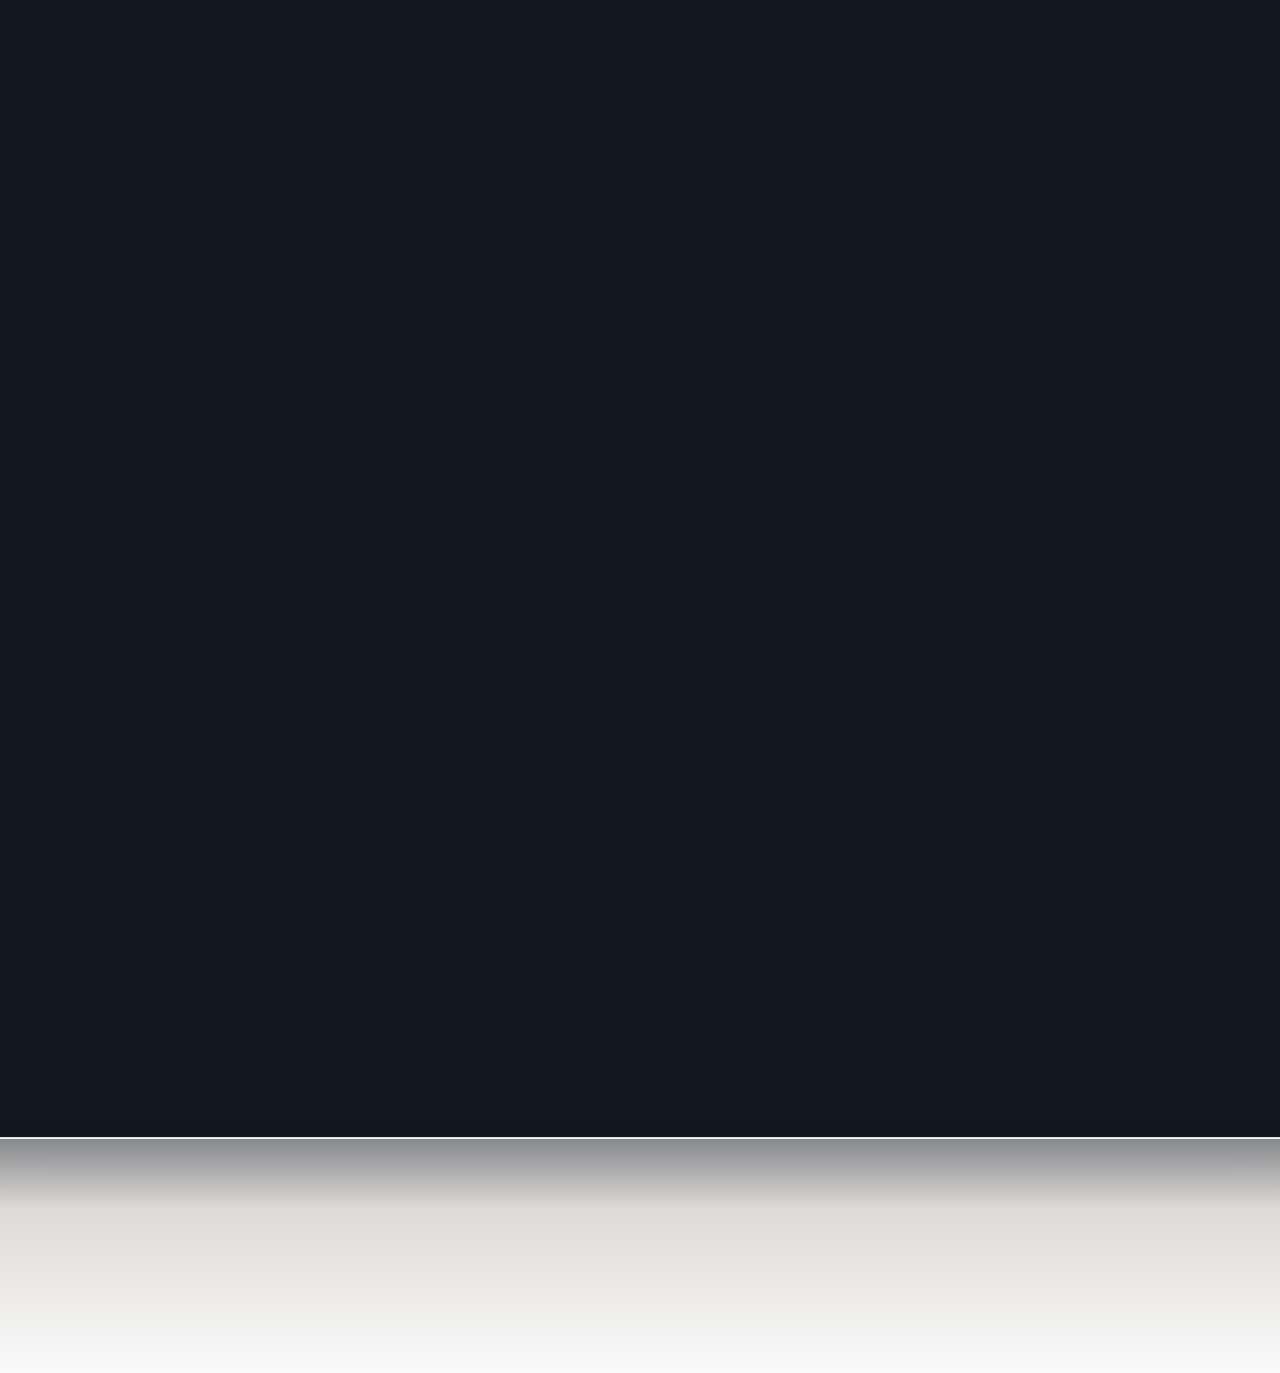
<file: hakkimizda.html>
<!DOCTYPE html>
<html lang="tr" data-theme="dark">

<head>
    <meta charset="UTF-8">
    <meta name="viewport" content="width=device-width, initial-scale=1.0, maximum-scale=5.0, user-scalable=yes">
    <!-- Analitik (GA4 + Clarity): ilk etkileşimde veya sayfa yüklendikten 6 sn sonra yüklenir; açılış hızını etkilemez -->
    <script>
        window.dataLayer = window.dataLayer || [];
        function gtag() { dataLayer.push(arguments); }
        gtag('js', new Date());
        gtag('config', 'G-F9GZ1TCNVZ');
        window.clarity = window.clarity || function () { (window.clarity.q = window.clarity.q || []).push(arguments); };
        (function () {
            var done = false, events = ['scroll', 'pointerdown', 'touchstart', 'keydown'];
            function load() {
                if (done) return;
                done = true;
                events.forEach(function (e) { removeEventListener(e, load, { passive: true }); });
                ['https://www.googletagmanager.com/gtag/js?id=G-F9GZ1TCNVZ', 'https://www.clarity.ms/tag/z4u0vtur8y'].forEach(function (src) {
                    var s = document.createElement('script');
                    s.async = true;
                    s.src = src;
                    document.head.appendChild(s);
                });
            }
            events.forEach(function (e) { addEventListener(e, load, { passive: true, once: true }); });
            addEventListener('load', function () { setTimeout(load, 6000); }, { once: true });
        })();
    </script>

    <link rel="icon" type="image/png" sizes="32x32" href="RESIMLER/favicon-32x32.png">
    <link rel="apple-touch-icon" sizes="180x180" href="RESIMLER/apple-touch-icon.png">
    <meta http-equiv="Content-Security-Policy"
        content="default-src 'self'; script-src 'self' 'unsafe-inline' https://www.googletagmanager.com https://cdnjs.cloudflare.com https://www.clarity.ms https://scripts.clarity.ms; style-src 'self' 'unsafe-inline' https://cdnjs.cloudflare.com; font-src 'self'; img-src 'self' data: https:; connect-src 'self' https://*.google-analytics.com https://*.analytics.google.com https://www.googletagmanager.com https://stats.g.doubleclick.net https://*.clarity.ms https://c.bing.com; frame-src https://www.google.com https://maps.google.com; object-src 'none'; base-uri 'self'; form-action 'self'">
    <meta name="description"
        content="Hilal Teknik hakkında - Osman Tari: 25+ yıl deneyim, MEB belgeli. Vaillant, Bosch, Buderus, Viessmann, Ariston kombi servisi Malatya. Profesyonel ekip, güvenilir hizmet.">
    <meta name="keywords"
        content="hilal teknik hakkında, osman tari, malatya kombi servisi, vaillant yetkili servis, bosch kombi servisi, buderus kombi servisi, viessmann kombi servisi, ariston kombi servisi, meb belgeli kombi teknisyeni, 25 yıl deneyim, kombi uzmanı malatya, sıhhi tesisat uzmanı, kombi montaj uzmanı, kombi bakım uzmanı">
    <link rel="canonical" href="https://hilalteknik.com/hakkimizda.html">
    <meta property="og:locale" content="tr_TR">
    <meta property="og:type" content="website">
    <meta property="og:title" content="Hakkımızda | Hilal Teknik - Osman Tari | Malatya Kombi Uzmanı">
    <meta property="og:description"
        content="Hilal Teknik - Osman Tari: 25+ yıl deneyim, MEB belgeli. Vaillant, Bosch, Buderus kombi servisi Malatya. Profesyonel ekip, güvenilir hizmet.">
    <meta property="og:image" content="https://hilalteknik.com/RESIMLER/sosyal-paylasim-logo.png">
    <meta property="og:url" content="https://hilalteknik.com/hakkimizda.html">
    <meta name="twitter:card" content="summary_large_image">
    <meta name="twitter:title" content="Hakkımızda | Hilal Teknik - Osman Tari | Malatya Kombi Uzmanı">
    <meta name="twitter:description"
        content="Hilal Teknik - Osman Tari: 25+ yıl deneyim, MEB belgeli. Vaillant, Bosch, Buderus kombi servisi Malatya. Profesyonel ekip.">
    <meta name="twitter:image" content="https://hilalteknik.com/RESIMLER/sosyal-paylasim-logo.png">
    <title>Hakkımızda | Hilal Teknik - Osman Tari | 25+ Yıl Deneyim | Vaillant Bosch Buderus Servis</title>
    <script>
        (function () {
            try {
                var t = localStorage.getItem('hilal_theme');
                document.documentElement.setAttribute('data-theme', (t === 'light' || t === 'dark') ? t : 'dark');
            } catch (e) {
                document.documentElement.setAttribute('data-theme', 'dark');
            }
        })();
    </script>
    <script type="application/ld+json">
    {
      "@context": "https://schema.org",
      "@type": "HVACBusiness",
      "name": "Hilal Teknik",
      "url": "https://hilalteknik.com/hakkimizda.html",
      "address": {
        "@type": "PostalAddress",
        "streetAddress": "Uçbağlar Mah. Sivas Cad. Kitap Sk. No:10",
        "addressLocality": "Battalgazi",
        "addressRegion": "Malatya",
        "addressCountry": "TR"
      },
      "geo": {"@type": "GeoCoordinates", "latitude": 38.354058, "longitude": 38.330078},
      "hasMap": "https://www.google.com/maps/place/H%C4%B0LAL+TEKN%C4%B0K+MALATYA/@38.3540535,38.330072,17z/data=!4m6!3m5!1s0x407637663564d8c9:0x3c9bfe5d3e597a!8m2!3d38.354058!4d38.330078!16s%2Fg%2F11qzr9p513?hl=tr",
      "telephone": "+90 537 607 48 17",
      "email": "osman_tari@hotmail.com",
      "areaServed": "Malatya"
    }
    </script>
    <link rel="stylesheet" href="style.min.css?v=20261117d">
</head>

<body>
    <!-- ==================== AMBİENT DİNAMİK ARKA PLAN ==================== -->
    <div class="ambient-interactive-bg" id="ambientBg" aria-hidden="true">
        <div class="ambient-bg-art"></div>
        <div class="ambient-bg-glow"></div>
    </div>

    <!-- ==================== SİTE HEADER & NAVİGASYON (YÜZEN BUZLU CAM KAPSÜL) ==================== -->
    <header class="site-header" id="siteHeader">
        <div class="header-container">
            <div class="nav-cluster nav-cluster--left">
                <a href="index.html" class="logo" aria-label="HİLAL Teknik - Anasayfa">
                    <div class="logo-emblem">
                        <picture class="logo-emblem-picture">
                            <source srcset="./RESIMLER/logo-hilal-amblem-sm.avif" type="image/avif">
                            <source srcset="./RESIMLER/logo-hilal-amblem-sm.webp" type="image/webp">
                            <img src="./RESIMLER/logo-hilal-amblem.png" alt="" aria-hidden="true" class="emblem-img"
                                width="44" height="44" decoding="async">
                        </picture>
                    </div>
                    <div class="logo-brand">
                        <span class="brand-title">HİLAL <strong>Teknik</strong></span>
                    </div>
                </a>
            </div>
            <button class="mobile-menu-toggle" id="mobileMenuToggle" aria-label="Menüyü Aç/Kapat" aria-expanded="false"
                aria-controls="mainNav">
                <span class="hamburger-line"></span>
                <span class="hamburger-line"></span>
                <span class="hamburger-line"></span>
            </button>
            <div class="nav-cluster nav-cluster--right">
                <nav class="desktop-nav" id="mainNav" aria-label="Ana Menü">
                    <ul class="nav-list">
                        <li><a href="index.html" class="nav-link" data-page="index">ANASAYFA</a></li>
                        <li><a href="hakkimizda.html" class="nav-link active" data-page="hakkimizda">HAKKIMIZDA</a></li>
                        <li><a href="hizmetlerimiz.html" class="nav-link" data-page="hizmetlerimiz">HİZMETLERİMİZ</a>
                        </li>
                        <li><a href="galeri.html" class="nav-link" data-page="galeri">GALERİ</a></li>
                        <li><a href="iletisim.html" class="nav-link" data-page="iletisim">İLETİŞİM</a></li>
                    </ul>
                </nav>
                <div class="nav-contact-actions" role="group" aria-label="Hızlı İletişim">
                    <a href="tel:05376074817" class="nav-action-btn nav-action-btn--phone" aria-label="Telefonla ara"
                        title="Hemen Arayın: 0537 607 48 17">
                        <i class="fas fa-phone-alt" aria-hidden="true"></i>
                    </a>
                    <a href="https://wa.me/905376074817" class="nav-action-btn nav-action-btn--whatsapp" target="_blank"
                        rel="noopener noreferrer" aria-label="WhatsApp üzerinden iletişim kur"
                        title="WhatsApp Canlı Destek">
                        <i class="fab fa-whatsapp" aria-hidden="true"></i>
                    </a>
                </div>
            </div>
        </div>
    </header>

    <main>

        <!-- ==================== HERO SECTION ==================== -->
        <section class="about-hero-section section section--comfort with-header-offset">
            <div class="container">
                <div class="hero-content">
                    <h1 class="hero-title">Hilal <span class="highlight">Teknik</span></h1>
                    <p class="hero-subtitle">Malatya'da 25+ Yıllık Deneyim ile Güvenilir Kombi Servisi</p>
                    <div class="owner-badge-wrapper">
                        <div class="owner-badge-card">
                            <div class="owner-badge-avatar">
                                <i class="fas fa-user-tie"></i>
                            </div>
                            <div class="owner-badge-info">
                                <span class="owner-badge-label">İŞLETME SAHİBİ</span>
                                <span class="owner-badge-name">Osman Tari <i class="fas fa-check-circle verified-check"
                                        title="MEB &amp; MYK Belgeli Kombi Uzmanı"></i></span>
                            </div>
                        </div>
                    </div>

                    <div class="hero-stats">
                        <div class="stat-item">
                            <div class="stat-number">25+</div>
                            <div class="stat-label">Yıl Deneyim</div>
                        </div>
                        <div class="stat-item">
                            <div class="stat-number">1000+</div>
                            <div class="stat-label">Mutlu Müşteri</div>
                        </div>
                        <div class="stat-item">
                            <div class="stat-number">100%</div>
                            <div class="stat-label">Müşteri Memnuniyeti</div>
                        </div>
                    </div>
                </div>
            </div>
        </section>

        <!-- ==================== ABOUT STORY ==================== -->
        <section class="about-story-section section section--white">
            <div class="container">
                <h2 class="section-title">Hikayemiz</h2>
                <div class="story-content">
                    <div class="story-text">
                        <p>1999 yılında çırak olarak başladığım sıhhi tesisat ve mekanik alanda kaliteli bir mesleki
                            donanıma ulaştım. Bu uzun yolculukta, her gün yeni bir şey öğrenmenin ve kendimi
                            geliştirmenin önemini kavradım.</p>

                        <p>2014 yılından beri Hilal Teknik olarak hizmet vermekteyim. Bu süreçte, sadece teknik
                            becerilerimi değil, aynı zamanda müşteri hizmetleri ve iş ahlakı konularında da kendimi
                            geliştirdim.</p>
                    </div>

                    <div class="story-image">
                        <div class="experience-circle">
                            <div class="circle-content">
                                <span class="years">25+</span>
                                <span class="text">Yıl</span>
                            </div>
                        </div>
                    </div>
                </div>
            </div>
        </section>

        <!-- ==================== EDUCATION & CERTIFICATES ==================== -->
        <section class="education-section section section--comfort">
            <div class="container">
                <h2 class="section-title">Eğitim ve Sertifikalarımız</h2>
                <div class="education-grid">
                    <div class="education-card">
                        <div class="education-icon">
                            <i class="fas fa-graduation-cap"></i>
                        </div>
                        <h3>Gaz Yakıcı Cihazlar Eğitimi</h3>
                        <p>Sektörde oluşan taleplere karşılık verebilmek için gaz yakıcı cihazlar SERVİS personeli
                            eğitimlerine katıldım ve ilgili sınavları başarıyla geçtim.</p>
                        <div class="certificate-badge">
                            <i class="fas fa-certificate"></i>
                            <span>Sertifika Tamamlandı</span>
                        </div>
                    </div>

                    <div class="education-card">
                        <div class="education-icon">
                            <i class="fas fa-microchip"></i>
                        </div>
                        <h3>Kombi Elektronik Kart Eğitimi</h3>
                        <p>Modern kombi sistemlerinin elektronik kartları konusunda detaylı eğitim aldım. Bu eğitim
                            sayesinde en güncel teknolojileri takip edebiliyorum.</p>
                        <div class="certificate-badge">
                            <i class="fas fa-certificate"></i>
                            <span>Sertifika Tamamlandı</span>
                        </div>
                    </div>

                    <div class="education-card">
                        <div class="education-icon">
                            <i class="fas fa-award"></i>
                        </div>
                        <h3>MEB ve MYK Belgeleri</h3>
                        <p>Milli Eğitim Bakanlığı ve Mesleki Yeterlilik Kurumu gaz yakıcı cihazlar yetkili servis
                            personeli (seviye 4) belgelerini edindim.</p>
                        <div class="certificate-badge official">
                            <i class="fas fa-shield-alt"></i>
                            <span>Resmi Belge</span>
                        </div>
                    </div>
                </div>
            </div>
        </section>

        <!-- ==================== PROFESSIONAL DEVELOPMENT ==================== -->
        <section class="development-section section section--white">
            <div class="container">
                <h2 class="section-title">Profesyonel Gelişimimiz</h2>
                <div class="development-timeline">
                    <div class="timeline-item">
                        <div class="timeline-year">1999</div>
                        <div class="timeline-content">
                            <div class="timeline-card-header">
                                <h3>Mesleki Başlangıç</h3>
                                <div class="timeline-icon" aria-hidden="true">
                                    <i class="fas fa-tools"></i>
                                </div>
                            </div>
                            <p>Çırak olarak sıhhi tesisat ve mekanik alanda mesleki eğitime başladım. Temel becerileri
                                öğrenmeye odaklandım.</p>
                        </div>
                    </div>

                    <div class="timeline-item">
                        <div class="timeline-year">2005-2013</div>
                        <div class="timeline-content">
                            <div class="timeline-card-header">
                                <h3>Deneyim Kazanma Dönemi</h3>
                                <div class="timeline-icon" aria-hidden="true">
                                    <i class="fas fa-cogs"></i>
                                </div>
                            </div>
                            <p>Farklı projelerde çalışarak pratik deneyim kazandım. Sıhhi tesisat, ısıtma sistemleri ve
                                kombi teknolojilerinde uzmanlaştım.</p>
                        </div>
                    </div>

                    <div class="timeline-item">
                        <div class="timeline-year">2014</div>
                        <div class="timeline-content">
                            <div class="timeline-card-header">
                                <h3>Firma Kurulumu</h3>
                                <div class="timeline-icon" aria-hidden="true">
                                    <i class="fas fa-building"></i>
                                </div>
                            </div>
                            <p>Hilal Teknik olarak kendi firmamı kurdum. Artık kendi müşterilerime hizmet vermeye
                                başladım.</p>
                        </div>
                    </div>

                    <div class="timeline-item">
                        <div class="timeline-year">2015</div>
                        <div class="timeline-content">
                            <div class="timeline-card-header">
                                <h3>Sertifikasyon ve Eğitim</h3>
                                <div class="timeline-icon" aria-hidden="true">
                                    <i class="fas fa-certificate"></i>
                                </div>
                            </div>
                            <p>Gaz yakıcı cihazlar ve kombi elektronik kart eğitimlerini tamamladım. MEB ve MYK
                                belgelerini aldım.</p>
                        </div>
                    </div>

                    <div class="timeline-item">
                        <div class="timeline-year">2016-Günümüz</div>
                        <div class="timeline-content">
                            <div class="timeline-card-header">
                                <h3>Uzman Seviye</h3>
                                <div class="timeline-icon" aria-hidden="true">
                                    <i class="fas fa-star"></i>
                                </div>
                            </div>
                            <p>Mekanik tecrübemi aldığım eğitimlerle birleştirerek, kombi arıza, bakım, onarım, montaj
                                ve yedek parça konusunda profesyonel hizmet verecek kapasiteye ulaştım.</p>
                        </div>
                    </div>
                </div>
            </div>
        </section>



        <!-- ==================== MISSION & VALUES ==================== -->
        <section class="mission-section section section--white">
            <div class="container">
                <h2 class="section-title">Misyonumuz ve Değerlerimiz</h2>
                <div class="mission-values-grid">
                    <div class="mission-card">
                        <div class="mission-icon">
                            <i class="fas fa-heart"></i>
                        </div>
                        <h3>Misyonumuz</h3>
                        <p>Malatya'mıza birikimlerimiz doğrultusunda kaliteli, güvenilir, çözüm odaklı profesyonel
                            hizmet sunmaktan onur duyuyoruz. Müşteri memnuniyeti ve kalite standartlarımız bizim için
                            her şeyden önce gelir.</p>
                    </div>

                    <div class="values-grid">
                        <div class="value-item">
                            <div class="value-icon">
                                <i class="fas fa-shield-alt"></i>
                            </div>
                            <h4>Güvenilirlik</h4>
                            <p>25 yıllık deneyimimiz ile güvenilir hizmet sunuyoruz.</p>
                        </div>

                        <div class="value-item">
                            <div class="value-icon">
                                <i class="fas fa-medal"></i>
                            </div>
                            <h4>Kalite</h4>
                            <p>En yüksek kalite standartlarında çalışıyoruz.</p>
                        </div>

                        <div class="value-item">
                            <div class="value-icon">
                                <i class="fas fa-clock"></i>
                            </div>
                            <h4>Hızlı Hizmet</h4>
                            <p>Müşteri memnuniyeti için hızlı çözümler üretiyoruz.</p>
                        </div>

                        <div class="value-item">
                            <div class="value-icon">
                                <i class="fas fa-handshake"></i>
                            </div>
                            <h4>Dürüstlük</h4>
                            <p>Şeffaf fiyatlandırma ve dürüst iş ilişkileri kuruyoruz.</p>
                        </div>
                    </div>
                </div>
            </div>
        </section>

        <!-- ==================== WHY CHOOSE US ==================== -->
        <section class="why-choose-section section section--comfort">
            <div class="container">
                <h2 class="section-title">Neden Bizi Seçmelisiniz?</h2>
                <div class="reasons-grid">
                    <div class="reason-card">
                        <div class="reason-number">01</div>
                        <h3>Uzman Ekip</h3>
                        <p>MEB ve MYK belgeli, sürekli eğitim alan uzman ekibimiz ile hizmet veriyoruz.</p>
                    </div>

                    <div class="reason-card">
                        <div class="reason-number">02</div>
                        <h3>25+ Yıl Deneyim</h3>
                        <p>1999'dan beri sıhhi tesisat ve mekanik alanda profesyonel hizmet veriyoruz.</p>
                    </div>

                    <div class="reason-card">
                        <div class="reason-number">03</div>
                        <h3>Kaliteli Hizmet</h3>
                        <p>En yüksek kalite standartlarında, müşteri memnuniyeti odaklı çalışıyoruz.</p>
                    </div>

                    <div class="reason-card">
                        <div class="reason-number">04</div>
                        <h3>Hızlı Çözüm</h3>
                        <p>Arıza tespitinden çözüme kadar hızlı ve etkili hizmet sunuyoruz.</p>
                    </div>

                    <div class="reason-card">
                        <div class="reason-number">05</div>
                        <h3>Garantili Hizmet</h3>
                        <p>Tüm hizmetlerimizde garanti veriyor, müşteri memnuniyetini garanti ediyoruz.</p>
                    </div>

                    <div class="reason-card">
                        <div class="reason-number">06</div>
                        <h3>7/24 Destek</h3>
                        <p>Acil durumlar için 7/24 teknik destek ve servis hizmeti sunuyoruz.</p>
                    </div>
                </div>
            </div>
        </section>


        <!-- ==================== FOOTER ==================== -->
        <footer>
            <div class="container">
                <div class="footer-content">
                    <div class="footer-logo">
                        <h2>HİLAL <span>Teknik</span></h2>
                        <p>25 yılı aşkın tecrübesiyle Malatya'da hizmetinizde</p>
                        <div class="footer-owner-dev-group">
                            <span class="footer-owner">
                                <i class="fas fa-user-tie" aria-hidden="true"></i>
                                <span>İşletme Sahibi: Osman Tari</span>
                            </span>
                            <a href="iletisim.html#siteTasarimcisi" class="footer-dev-badge"
                                title="Web Tasarım & Geliştirme: Harun Alan">
                                <i class="fas fa-code" aria-hidden="true"></i>
                                <span>Tasarlayan & Geliştiren: Harun Alan</span>
                            </a>
                        </div>
                    </div>
                    <div class="footer-links">
                        <h3>Hızlı Linkler</h3>
                        <ul>
                            <li><a href="index.html">Anasayfa</a></li>
                            <li><a href="hakkimizda.html">Hakkımızda</a></li>
                            <li><a href="hizmetlerimiz.html">Hizmetlerimiz</a></li>
                            <li><a href="galeri.html">Galeri</a></li>
                            <li><a href="iletisim.html">İletişim</a></li>
                        </ul>
                    </div>
                    <div class="footer-social">
                        <h3>Sosyal Medya</h3>
                        <div class="social-icons">
                            <a href="https://www.facebook.com/hilal.teknik.tesisat.malatya" target="_blank"
                                rel="noopener noreferrer" aria-label="Facebook Sayfamız"><i
                                    class="fab fa-facebook-f"></i></a>
                            <a href="https://www.instagram.com/hilal_teknik_malatya" target="_blank"
                                rel="noopener noreferrer" aria-label="Instagram Sayfamız"><i
                                    class="fab fa-instagram"></i></a>
                            <a href="https://wa.me/905376074817" target="_blank" rel="noopener noreferrer"
                                aria-label="WhatsApp Canlı Destek"><i class="fab fa-whatsapp"></i></a>
                        </div>
                    </div>
                </div>
                <div class="copyright">
                    <p>&copy; 2025 Hilal Teknik. Tüm hakları saklıdır.</p>
                </div>
            </div>
        </footer>

        <!-- ==================== SAĞ ALT SABİT İLETİŞİM & WHATSAPP BUTONLARI ==================== -->
        <aside class="floating-contact-actions" aria-label="Hızlı İletişim">
            <a href="https://wa.me/905376074817" class="floating-btn floating-btn--whatsapp" target="_blank"
                rel="noopener noreferrer" title="WhatsApp Canlı Destek" aria-label="WhatsApp İle İletişime Geçin">
                <i class="fab fa-whatsapp" aria-hidden="true"></i>
                <span class="floating-btn-text">WhatsApp</span>
            </a>
            <a href="tel:05376074817" class="floating-btn floating-btn--phone" title="Hemen Arayın: 0537 607 48 17"
                aria-label="Telefon İle Hemen Arayın">
                <i class="fas fa-phone-alt" aria-hidden="true"></i>
                <span class="floating-btn-text">0537 607 48 17</span>
            </a>
        </aside>

        <!-- ==================== YUKARI ÇIKMA BUTONU ==================== -->
        <button id="scrollToTop" class="scroll-to-top" aria-label="Yukarı çık">
            <i class="fas fa-arrow-up" aria-hidden="true"></i>
        </button>

        <!-- ==================== MERKEZİ YAPILANDIRMA VE DİNAMİK SENKRONİZASYON ==================== -->
        <script src="site-config.min.js?v=20261117" defer></script>
        <script src="analytics.min.js?v=20261117" defer></script>
</body>

</html>
</file>
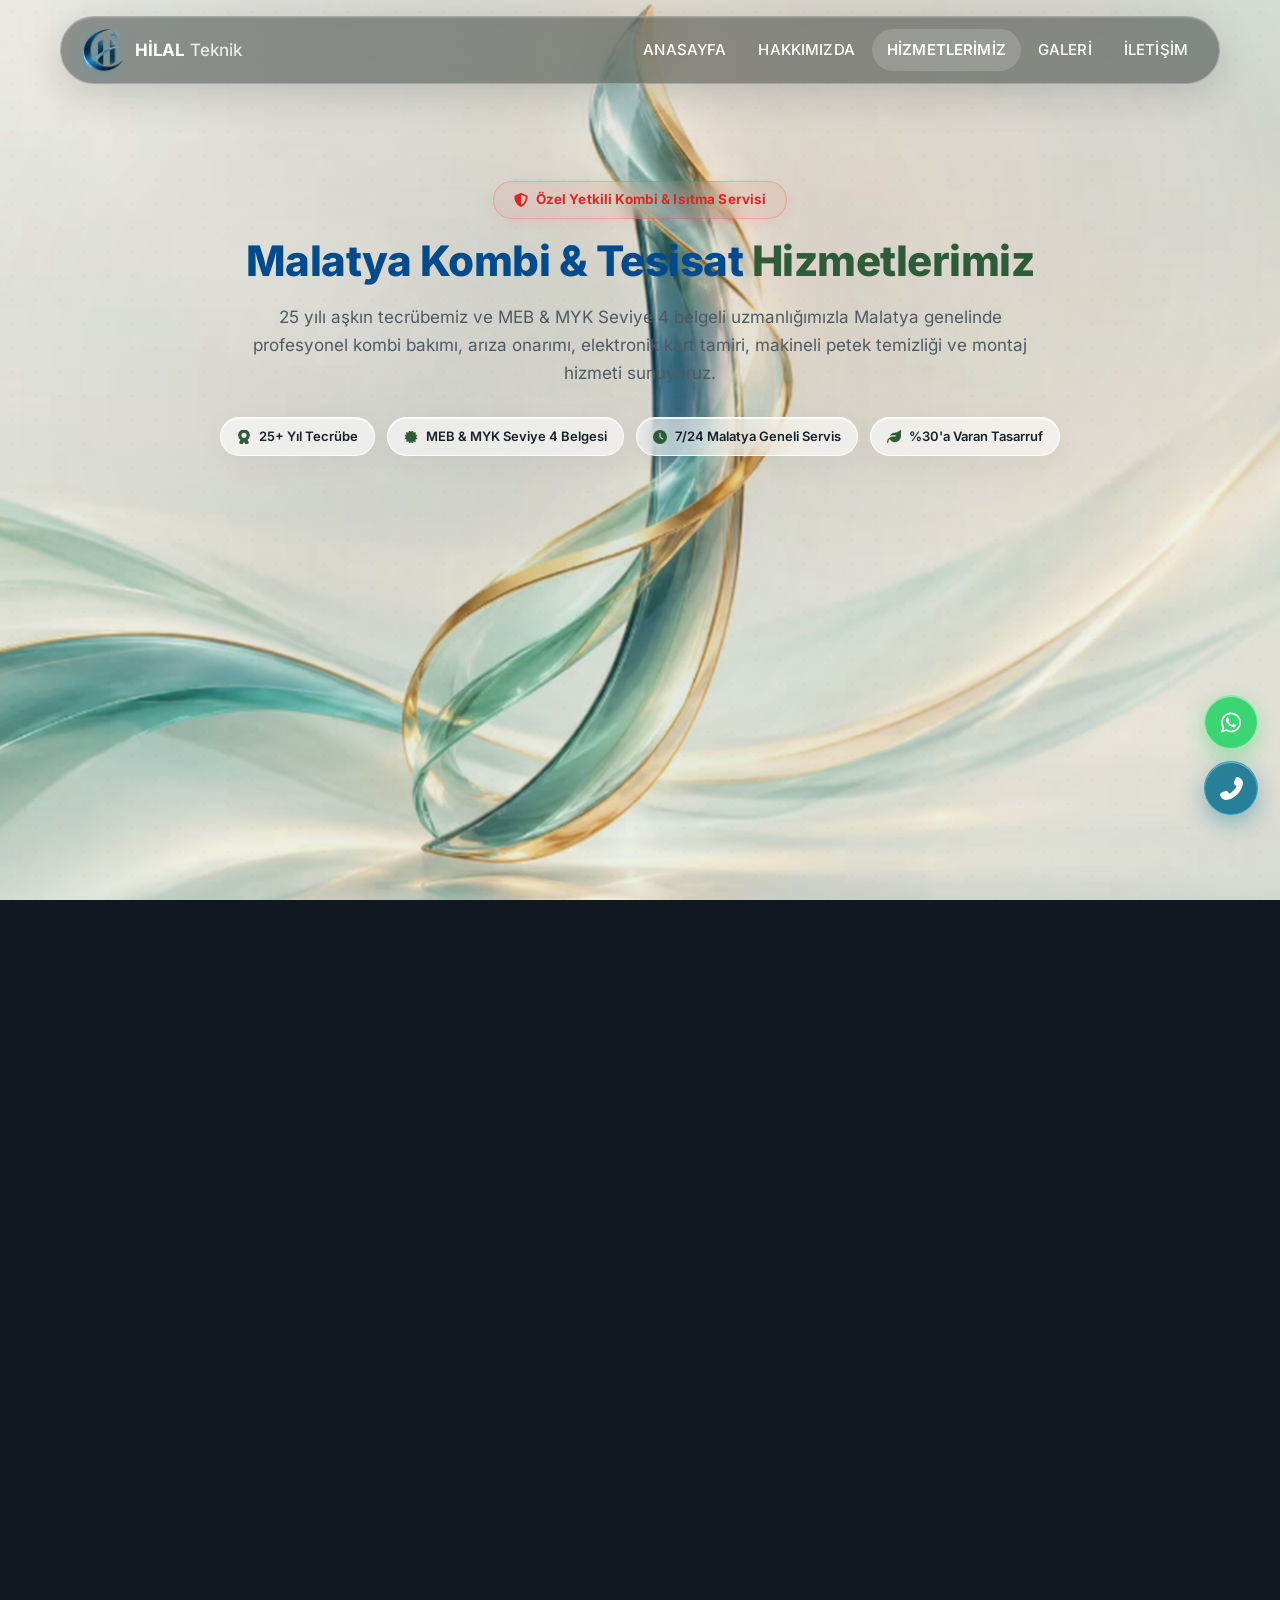
<file: hizmetlerimiz.html>
<!DOCTYPE html>
<html lang="tr" data-theme="dark">

<head>
    <meta charset="UTF-8">
    <meta name="viewport" content="width=device-width, initial-scale=1.0, maximum-scale=5.0, user-scalable=yes">
    <!-- Analitik (GA4 + Clarity): ilk etkileşimde veya sayfa yüklendikten 6 sn sonra yüklenir; açılış hızını etkilemez -->
    <script>
        window.dataLayer = window.dataLayer || [];
        function gtag() { dataLayer.push(arguments); }
        gtag('js', new Date());
        gtag('config', 'G-F9GZ1TCNVZ');
        window.clarity = window.clarity || function () { (window.clarity.q = window.clarity.q || []).push(arguments); };
        (function () {
            var done = false, events = ['scroll', 'pointerdown', 'touchstart', 'keydown'];
            function load() {
                if (done) return;
                done = true;
                events.forEach(function (e) { removeEventListener(e, load, { passive: true }); });
                ['https://www.googletagmanager.com/gtag/js?id=G-F9GZ1TCNVZ', 'https://www.clarity.ms/tag/z4u0vtur8y'].forEach(function (src) {
                    var s = document.createElement('script');
                    s.async = true;
                    s.src = src;
                    document.head.appendChild(s);
                });
            }
            events.forEach(function (e) { addEventListener(e, load, { passive: true, once: true }); });
            addEventListener('load', function () { setTimeout(load, 6000); }, { once: true });
        })();
    </script>

    <link rel="icon" type="image/png" sizes="32x32" href="RESIMLER/favicon-32x32.png">
    <link rel="apple-touch-icon" sizes="180x180" href="RESIMLER/apple-touch-icon.png">
    <meta http-equiv="Content-Security-Policy"
        content="default-src 'self'; script-src 'self' 'unsafe-inline' https://www.googletagmanager.com https://cdnjs.cloudflare.com https://www.clarity.ms https://scripts.clarity.ms; style-src 'self' 'unsafe-inline' https://cdnjs.cloudflare.com; font-src 'self'; img-src 'self' data: https:; connect-src 'self' https://*.google-analytics.com https://*.analytics.google.com https://www.googletagmanager.com https://stats.g.doubleclick.net https://*.clarity.ms https://c.bing.com; frame-src https://www.google.com https://maps.google.com; object-src 'none'; base-uri 'self'; form-action 'self'">

    <meta name="description"
        content="Hilal Teknik Malatya kombi servis hizmetleri: Periyodik kombi bakımı, arıza onarımı, elektronik kart tamiri, makineli petek temizliği ve montaj. Osman Tari - 7/24 Malatya geneli profesyonel teknik servis.">
    <meta name="keywords"
        content="malatya kombi servisi, kombi bakımı malatya, kombi tamiri malatya, kombi kart tamiri malatya, petek temizleme malatya, kombi montajı malatya, hilal teknik hizmetlerimiz, osman tari">
    <link rel="canonical" href="https://hilalteknik.com/hizmetlerimiz.html">

    <!-- Open Graph / Sosyal Medya -->
    <meta property="og:locale" content="tr_TR">
    <meta property="og:type" content="website">
    <meta property="og:title" content="Hizmetlerimiz | Hilal Teknik - Malatya Kombi Servisi">
    <meta property="og:description"
        content="Malatya'da 25+ yıllık tecrübeyle kombi bakımı, arıza onarımı, elektronik kart tamiri, makineli petek temizliği ve montaj hizmetleri. 7/24 acil servis.">
    <meta property="og:image" content="https://hilalteknik.com/RESIMLER/sosyal-paylasim-logo.png">
    <meta property="og:url" content="https://hilalteknik.com/hizmetlerimiz.html">
    <meta name="twitter:card" content="summary_large_image">
    <meta name="twitter:title" content="Hizmetlerimiz | Hilal Teknik - Malatya Kombi Servisi">
    <meta name="twitter:description"
        content="Malatya'da 25+ yıllık tecrübeyle kombi bakımı, arıza onarımı, elektronik kart tamiri ve petek temizliği. MEB & MYK belgeli uzmanlık.">
    <meta name="twitter:image" content="https://hilalteknik.com/RESIMLER/sosyal-paylasim-logo.png">

    <title>Hizmetlerimiz | Hilal Teknik - Malatya Kombi Servisi | Bakım, Onarım, Montaj, Petek Temizliği</title>

    <!-- Tema Başlatma -->
    <script>
        (function () {
            try {
                var t = localStorage.getItem('hilal_theme');
                document.documentElement.setAttribute('data-theme', (t === 'light' || t === 'dark') ? t : 'dark');
            } catch (e) {
                document.documentElement.setAttribute('data-theme', 'dark');
            }
        })();
    </script>

    <!-- Yapılandırılmış Veri (Schema.org JSON-LD) -->
    <script type="application/ld+json">
    {
      "@context": "https://schema.org",
      "@type": "HVACBusiness",
      "name": "Hilal Teknik - Osman Tari",
      "url": "https://hilalteknik.com/hizmetlerimiz.html",
      "logo": "https://hilalteknik.com/RESIMLER/sosyal-paylasim-logo.png",
      "image": "https://hilalteknik.com/RESIMLER/sosyal-paylasim-logo.png",
      "description": "Malatya'da kombi bakımı, arıza onarımı, elektronik kart tamiri, petek temizliği ve montaj hizmetleri.",
      "telephone": "+90 537 607 48 17",
      "email": "osman_tari@hotmail.com",
      "address": {
        "@type": "PostalAddress",
        "streetAddress": "Uçbağlar Mah. Sivas Cad. Kitap Sk. No:10",
        "addressLocality": "Battalgazi",
        "addressRegion": "Malatya",
        "addressCountry": "TR"
      },
      "geo": {"@type": "GeoCoordinates", "latitude": 38.354058, "longitude": 38.330078},
      "hasMap": "https://www.google.com/maps/place/H%C4%B0LAL+TEKN%C4%B0K+MALATYA/@38.3540535,38.330072,17z/data=!4m6!3m5!1s0x407637663564d8c9:0x3c9bfe5d3e597a!8m2!3d38.354058!4d38.330078!16s%2Fg%2F11qzr9p513?hl=tr",
      "areaServed": [
        "Malatya",
        "Battalgazi",
        "Yeşilyurt"
      ],
      "priceRange": "₺₺",
      "openingHours": "Mo-Su 00:00-23:59"
    }
    </script>
    <link rel="stylesheet" href="style.min.css?v=20261117d">
</head>

<body>
    <!-- ==================== FAREYE DUYARLI PREMİUM AMBİENT HİLAL ARKA PLANI ==================== -->
    <div class="ambient-interactive-bg" id="ambientBg" aria-hidden="true">
        <div class="ambient-bg-art"></div>
        <div class="ambient-bg-glow"></div>
    </div>

    <!-- ==================== SİTE HEADER & NAVİGASYON (YÜZEN BUZLU CAM KAPSÜL) ==================== -->
    <header class="site-header" id="siteHeader">
        <div class="header-container">
            <div class="nav-cluster nav-cluster--left">
                <a href="index.html" class="logo" aria-label="HİLAL Teknik - Anasayfa">
                    <div class="logo-emblem">
                        <picture class="logo-emblem-picture">
                            <source srcset="./RESIMLER/logo-hilal-amblem-sm.avif" type="image/avif">
                            <source srcset="./RESIMLER/logo-hilal-amblem-sm.webp" type="image/webp">
                            <img src="./RESIMLER/logo-hilal-amblem.png" alt="" aria-hidden="true" class="emblem-img"
                                width="44" height="44" decoding="async">
                        </picture>
                    </div>
                    <div class="logo-brand">
                        <span class="brand-title">HİLAL <strong>Teknik</strong></span>
                    </div>
                </a>
            </div>
            <button class="mobile-menu-toggle" id="mobileMenuToggle" aria-label="Menüyü Aç/Kapat" aria-expanded="false"
                aria-controls="mainNav">
                <span class="hamburger-line"></span>
                <span class="hamburger-line"></span>
                <span class="hamburger-line"></span>
            </button>
            <div class="nav-cluster nav-cluster--right">
                <nav class="desktop-nav" id="mainNav" aria-label="Ana Menü">
                    <ul class="nav-list">
                        <li><a href="index.html" class="nav-link" data-page="index">ANASAYFA</a></li>
                        <li><a href="hakkimizda.html" class="nav-link" data-page="hakkimizda">HAKKIMIZDA</a></li>
                        <li><a href="hizmetlerimiz.html" class="nav-link active" data-page="hizmetlerimiz">HİZMETLERİMİZ</a></li>
                        <li><a href="galeri.html" class="nav-link" data-page="galeri">GALERİ</a></li>
                        <li><a href="iletisim.html" class="nav-link" data-page="iletisim">İLETİŞİM</a></li>
                    </ul>
                </nav>
                <div class="nav-contact-actions" role="group" aria-label="Hızlı İletişim">
                    <a href="tel:05376074817" class="nav-action-btn nav-action-btn--phone" aria-label="Telefonla ara"
                        title="Hemen Arayın: 0537 607 48 17">
                        <i class="fas fa-phone-alt" aria-hidden="true"></i>
                    </a>
                    <a href="https://wa.me/905376074817" class="nav-action-btn nav-action-btn--whatsapp" target="_blank"
                        rel="noopener noreferrer" aria-label="WhatsApp üzerinden iletişim kur"
                        title="WhatsApp Canlı Destek">
                        <i class="fab fa-whatsapp" aria-hidden="true"></i>
                    </a>
                </div>
            </div>
        </div>
    </header>

    <main>
        <!-- ==================== HERO BÖLÜMÜ ==================== -->
        <section class="services-hero-section section section--comfort with-header-offset">
            <div class="container">
                <div class="hero-badge">
                    <i class="fas fa-shield-alt" aria-hidden="true"></i>
                    <span>Özel Yetkili Kombi &amp; Isıtma Servisi</span>
                </div>
                <h1 class="hero-title">Malatya Kombi &amp; Tesisat <span class="highlight">Hizmetlerimiz</span></h1>
                <p class="hero-subtitle">
                    25 yılı aşkın tecrübemiz ve MEB &amp; MYK Seviye 4 belgeli uzmanlığımızla Malatya genelinde profesyonel
                    kombi bakımı, arıza onarımı, elektronik kart tamiri, makineli petek temizliği ve montaj hizmeti sunuyoruz.
                </p>

                <!-- Güven Rozetleri -->
                <div class="services-hero-stats">
                    <div class="services-hero-stat-pill">
                        <i class="fas fa-award" aria-hidden="true"></i>
                        <span>25+ Yıl Tecrübe</span>
                    </div>
                    <div class="services-hero-stat-pill">
                        <i class="fas fa-certificate" aria-hidden="true"></i>
                        <span>MEB &amp; MYK Seviye 4 Belgesi</span>
                    </div>
                    <div class="services-hero-stat-pill">
                        <i class="fas fa-clock" aria-hidden="true"></i>
                        <span>7/24 Malatya Geneli Servis</span>
                    </div>
                    <div class="services-hero-stat-pill">
                        <i class="fas fa-leaf" aria-hidden="true"></i>
                        <span>%30'a Varan Tasarruf</span>
                    </div>
                </div>
            </div>
        </section>

        <!-- ==================== HİZMET KARTLARI (GRID SİSTEMİ) ==================== -->
        <section class="section section--white">
            <div class="container">
                <div class="section-header">
                    <h2 class="section-title">Hizmet Alanlarımız</h2>
                    <p class="section-subtitle">Kombinizin güvenliği, uzun ömrü ve yüksek enerji verimliliği için uzman teknik çözümler</p>
                </div>

                <!-- Modern Kategori Filtreleme Barı -->
                <div class="service-category-filter" role="tablist" aria-label="Hizmet Kategorileri">
                    <button type="button" class="service-filter-btn active" data-filter="all" role="tab" aria-selected="true">
                        <i class="fas fa-th-large" aria-hidden="true"></i>
                        <span>Tüm Hizmetler</span>
                        <span class="filter-count">6</span>
                    </button>
                    <button type="button" class="service-filter-btn" data-filter="bakim" role="tab" aria-selected="false">
                        <i class="fas fa-calendar-check" aria-hidden="true"></i>
                        <span>Periyodik Bakım</span>
                    </button>
                    <button type="button" class="service-filter-btn" data-filter="ariza" role="tab" aria-selected="false">
                        <i class="fas fa-wrench" aria-hidden="true"></i>
                        <span>Arıza Onarım</span>
                    </button>
                    <button type="button" class="service-filter-btn" data-filter="kart" role="tab" aria-selected="false">
                        <i class="fas fa-microchip" aria-hidden="true"></i>
                        <span>Elektronik Kart</span>
                    </button>
                    <button type="button" class="service-filter-btn" data-filter="petek" role="tab" aria-selected="false">
                        <i class="fas fa-shower" aria-hidden="true"></i>
                        <span>Petek Temizliği</span>
                    </button>
                    <button type="button" class="service-filter-btn" data-filter="montaj-parca" role="tab" aria-selected="false">
                        <i class="fas fa-cogs" aria-hidden="true"></i>
                        <span>Montaj &amp; Parça</span>
                    </button>
                </div>

                <div class="services-card-grid">

                    <!-- Kart 1: Periyodik Kombi Bakımı -->
                    <article class="service-card-item" data-category="bakim">
                        <div class="service-card-media">
                            <picture>
                                <source srcset="RESIMLER/bakim_ariza/IMG-20250812-WA0042-640w.webp" type="image/webp">
                                <img src="RESIMLER/bakim_ariza/IMG-20250812-WA0042-640w.webp"
                                    alt="Hilal Teknik Kombi Yıllık Genel Bakımı" width="380" height="238" loading="lazy" decoding="async">
                            </picture>
                            <span class="service-card-badge">
                                <span class="badge-status-dot"></span>
                                <i class="fas fa-calendar-check" aria-hidden="true"></i> Periyodik Bakım
                            </span>
                        </div>
                        <div class="service-card-content">
                            <div class="service-card-top">
                                <div class="service-card-icon">
                                    <i class="fas fa-tools" aria-hidden="true"></i>
                                </div>
                                <div class="service-card-top-info">
                                    <span class="service-card-category">Genel Bakım</span>
                                    <h3 class="service-card-title">Periyodik Kombi Bakımı</h3>
                                </div>
                            </div>
                            <p class="service-card-desc">
                                Yanma odası kurum temizliği, brülör gözeneklerinin bakımı, genleşme tankı hava basıncı ayarı (0.75-1.0 bar),
                                filtre temizliği ve gaz kaçağı testleriyle kombinizin kış sezonuna güvenle girmesini sağlıyoruz.
                            </p>
                            <ul class="service-card-features">
                                <li><i class="fas fa-check" aria-hidden="true"></i> Brülör ve alev elektrotları temizliği</li>
                                <li><i class="fas fa-check" aria-hidden="true"></i> Genleşme tankı basınç regülasyonu</li>
                                <li><i class="fas fa-check" aria-hidden="true"></i> Kalorifer dönüş filtre temizliği</li>
                                <li><i class="fas fa-check" aria-hidden="true"></i> Elektronik gaz sızdırmazlık testi</li>
                            </ul>
                            <div class="service-card-tag">
                                <i class="fas fa-leaf" aria-hidden="true"></i> %30'a Varan Tasarruf
                            </div>
                        </div>
                    </article>

                    <!-- Kart 2: Arıza Tespiti & Onarım -->
                    <article class="service-card-item" data-category="ariza">
                        <div class="service-card-media">
                            <picture>
                                <source srcset="RESIMLER/bakim_ariza/IMG-20250812-WA0027-640w.webp" type="image/webp">
                                <img src="RESIMLER/bakim_ariza/IMG-20250812-WA0027-640w.webp"
                                    alt="Hilal Teknik Kombi Arıza Tespiti ve Onarımı" width="380" height="238" loading="lazy" decoding="async">
                            </picture>
                            <span class="service-card-badge">
                                <span class="badge-status-dot"></span>
                                <i class="fas fa-wrench" aria-hidden="true"></i> Yerinde Onarım
                            </span>
                        </div>
                        <div class="service-card-content">
                            <div class="service-card-top">
                                <div class="service-card-icon">
                                    <i class="fas fa-wrench" aria-hidden="true"></i>
                                </div>
                                <div class="service-card-top-info">
                                    <span class="service-card-category">Arıza &amp; Tamir</span>
                                    <h3 class="service-card-title">Arıza Tespiti &amp; Onarım</h3>
                                </div>
                            </div>
                            <p class="service-card-desc">
                                Ateşleme sorunları, sıcak su vermeme, petekleri ısıtmama ve su basınç dalgalanmalarını adreste hassas test
                                cihazlarıyla tespit ediyor; sağlam parçaya dokunmadan doğru arıza onarımı yapıyoruz.
                            </p>
                            <ul class="service-card-features">
                                <li><i class="fas fa-check" aria-hidden="true"></i> Dijital arıza kodları teşhisi</li>
                                <li><i class="fas fa-check" aria-hidden="true"></i> Devirdaim pompası ve üç yollu vana onarımı</li>
                                <li><i class="fas fa-check" aria-hidden="true"></i> NTC sensör ve emniyet ventili tamiri</li>
                                <li><i class="fas fa-check" aria-hidden="true"></i> Su kaçırma ve basınç arızası çözümü</li>
                            </ul>
                            <div class="service-card-tag">
                                <i class="fas fa-bolt" aria-hidden="true"></i> Aynı Gün Yerinde Çözüm
                            </div>
                        </div>
                    </article>

                    <!-- Kart 3: Elektronik Kart Tamiri -->
                    <article class="service-card-item" data-category="kart">
                        <div class="service-card-media">
                            <picture>
                                <source srcset="RESIMLER/bakim_ariza/IMG-20250812-WA0028-640w.webp" type="image/webp">
                                <img src="RESIMLER/bakim_ariza/IMG-20250812-WA0028-640w.webp"
                                    alt="Hilal Teknik Kombi Elektronik Kart Tamiri" width="380" height="238" loading="lazy" decoding="async">
                            </picture>
                            <span class="service-card-badge">
                                <span class="badge-status-dot"></span>
                                <i class="fas fa-microchip" aria-hidden="true"></i> Kart Uzmanlığı
                            </span>
                        </div>
                        <div class="service-card-content">
                            <div class="service-card-top">
                                <div class="service-card-icon">
                                    <i class="fas fa-microchip" aria-hidden="true"></i>
                                </div>
                                <div class="service-card-top-info">
                                    <span class="service-card-category">Elektronik</span>
                                    <h3 class="service-card-title">Elektronik Kart (Anakart) Tamiri</h3>
                                </div>
                            </div>
                            <p class="service-card-desc">
                                Voltaj dalgalanması kaynaklı yanan anakartları yüksek maliyetli sıfır kart değişimine gerek kalmadan
                                laboratuvar ortamında komponent düzeyinde (röle, kondansatör, trafo) garantili olarak onarıyoruz.
                            </p>
                            <ul class="service-card-features">
                                <li><i class="fas fa-check" aria-hidden="true"></i> MEB &amp; MYK sertifikalı kart uzmanlığı</li>
                                <li><i class="fas fa-check" aria-hidden="true"></i> Röle, entegre ve varistör yenileme</li>
                                <li><i class="fas fa-check" aria-hidden="true"></i> 24V ve 220V simülasyon tezgah testi</li>
                                <li><i class="fas fa-check" aria-hidden="true"></i> Sıfır karta göre %60-70 bütçe tasarrufu</li>
                            </ul>
                            <div class="service-card-tag">
                                <i class="fas fa-coins" aria-hidden="true"></i> Ekonomik Kart Onarımı
                            </div>
                        </div>
                    </article>

                    <!-- Kart 4: Petek Temizliği -->
                    <article class="service-card-item" data-category="petek">
                        <div class="service-card-media">
                            <picture>
                                <source srcset="RESIMLER/bakim_ariza/IMG-20250812-WA0026-640w.webp" type="image/webp">
                                <img src="RESIMLER/bakim_ariza/IMG-20250812-WA0026-640w.webp"
                                    alt="Hilal Teknik Makineli Petek Temizliği" width="380" height="238" loading="lazy" decoding="async">
                            </picture>
                            <span class="service-card-badge">
                                <span class="badge-status-dot"></span>
                                <i class="fas fa-shower" aria-hidden="true"></i> Makineli Yıkama
                            </span>
                        </div>
                        <div class="service-card-content">
                            <div class="service-card-top">
                                <div class="service-card-icon">
                                    <i class="fas fa-shower" aria-hidden="true"></i>
                                </div>
                                <div class="service-card-top-info">
                                    <span class="service-card-category">Tesisat &amp; Radyatör</span>
                                    <h3 class="service-card-title">Makineli Petek Temizliği</h3>
                                </div>
                            </div>
                            <p class="service-card-desc">
                                Çift yönlü darbeli radyatör temizleme makinesiyle ev kirletilmeden ve petekler sökülmeden kireç, balçık ve pas
                                tortuları tahliye edilir; koruyucu kimyasal ilavesi ve odaların eşit ısınması için reglaj ayarı yapılır.
                            </p>
                            <ul class="service-card-features">
                                <li><i class="fas fa-check" aria-hidden="true"></i> Çift yönlü darbeli profesyonel makine</li>
                                <li><i class="fas fa-check" aria-hidden="true"></i> Petekler sökülmeden temiz uygulama</li>
                                <li><i class="fas fa-check" aria-hidden="true"></i> Koruyucu tesisat kimyasalı desteği</li>
                                <li><i class="fas fa-check" aria-hidden="true"></i> Hassas hava alma ve reglaj ayarları</li>
                            </ul>
                            <div class="service-card-tag">
                                <i class="fas fa-temperature-high" aria-hidden="true"></i> Eşit &amp; Hızlı Isınma
                            </div>
                        </div>
                    </article>

                    <!-- Kart 5: Kombi Montajı & Değişimi -->
                    <article class="service-card-item" data-category="montaj-parca">
                        <div class="service-card-media">
                            <picture>
                                <source srcset="RESIMLER/kombi_kurulum/IMG-20250812-WA0041-640w.webp" type="image/webp">
                                <img src="RESIMLER/kombi_kurulum/IMG-20250812-WA0041-640w.webp"
                                    alt="Hilal Teknik Yoğuşmalı Kombi Montajı" width="380" height="238" loading="lazy" decoding="async">
                            </picture>
                            <span class="service-card-badge">
                                <span class="badge-status-dot"></span>
                                <i class="fas fa-cog" aria-hidden="true"></i> Güvenli Kurulum
                            </span>
                        </div>
                        <div class="service-card-content">
                            <div class="service-card-top">
                                <div class="service-card-icon">
                                    <i class="fas fa-cog" aria-hidden="true"></i>
                                </div>
                                <div class="service-card-top-info">
                                    <span class="service-card-category">Montaj &amp; Tesisat</span>
                                    <h3 class="service-card-title">Kombi Montajı &amp; Değişimi</h3>
                                </div>
                            </div>
                            <p class="service-card-desc">
                                Yeni yoğuşmalı kombi montajı, eski kombi demontajı, doğalgaz flex borusu bağlantısı, yoğuşma tahliye hattı ve
                                hermetik baca eğim uygulamalarını gaz şartnamelerine tam uyumlu ve sızdırmaz olarak gerçekleştiriyoruz.
                            </p>
                            <ul class="service-card-features">
                                <li><i class="fas fa-check" aria-hidden="true"></i> Eski kombi güvenli sökümü (demontaj)</li>
                                <li><i class="fas fa-check" aria-hidden="true"></i> Yoğuşma gider hattı meyilli bağlantısı</li>
                                <li><i class="fas fa-check" aria-hidden="true"></i> Paslanmaz çelik flex ve gaz vanası montajı</li>
                                <li><i class="fas fa-check" aria-hidden="true"></i> Hermetik baca montajı ve sızdırmazlık</li>
                            </ul>
                            <div class="service-card-tag">
                                <i class="fas fa-shield-halved" aria-hidden="true"></i> Şartnamelere %100 Uyum
                            </div>
                        </div>
                    </article>

                    <!-- Kart 6: Orijinal Yedek Parça -->
                    <article class="service-card-item" data-category="montaj-parca">
                        <div class="service-card-media">
                            <picture>
                                <source srcset="RESIMLER/bakim_ariza/IMG-20250812-WA0029-640w.webp" type="image/webp">
                                <img src="RESIMLER/bakim_ariza/IMG-20250812-WA0029-640w.webp"
                                    alt="Hilal Teknik Orijinal Kombi Yedek Parça Değişimi" width="380" height="238" loading="lazy" decoding="async">
                            </picture>
                            <span class="service-card-badge">
                                <span class="badge-status-dot"></span>
                                <i class="fas fa-cogs" aria-hidden="true"></i> Orijinal Parça
                            </span>
                        </div>
                        <div class="service-card-content">
                            <div class="service-card-top">
                                <div class="service-card-icon">
                                    <i class="fas fa-cogs" aria-hidden="true"></i>
                                </div>
                                <div class="service-card-top-info">
                                    <span class="service-card-category">Yedek Parça</span>
                                    <h3 class="service-card-title">Orijinal Yedek Parça Değişimi</h3>
                                </div>
                            </div>
                            <p class="service-card-desc">
                                Devirdaim pompası, üç yollu vana motoru, plakalı eşanjör, gaz valfi, emniyet ventili, fan motoru ve NTC
                                sensör gibi kritik mekanik parçalarda marka standartlarına tam uyumlu orijinal yedek parça desteği sunuyoruz.
                            </p>
                            <ul class="service-card-features">
                                <li><i class="fas fa-check" aria-hidden="true"></i> Wilo ve Grundfos sirkülasyon pompaları</li>
                                <li><i class="fas fa-check" aria-hidden="true"></i> Honeywell ve SIT gaz modülasyon valfleri</li>
                                <li><i class="fas fa-check" aria-hidden="true"></i> Paslanmaz çelik plakalı eşanjörler</li>
                                <li><i class="fas fa-check" aria-hidden="true"></i> Fime ve LN2 baca fan motorları</li>
                            </ul>
                            <div class="service-card-tag">
                                <i class="fas fa-check-double" aria-hidden="true"></i> Fabrika Standardında Kalite
                            </div>
                        </div>
                    </article>

                </div>
            </div>
        </section>

        <!-- ==================== HİZMET VERİLEN KOMBİ MARKALARI ==================== -->
        <section class="section section--comfort" id="hizmet-markalari">
            <div class="container">
                <div class="section-header">
                    <h2 class="section-title">Hizmet Verdiğimiz Markalar</h2>
                    <p class="section-subtitle">Malatya genelinde yaygın tüm kombi markalarında uzman teknik servis ve parça desteği</p>
                </div>

                <div class="services-brands-card">
                    <div class="brands-pill-grid">
                        <span class="brand-pill-item"><i class="fas fa-fire" aria-hidden="true"></i> Vaillant</span>
                        <span class="brand-pill-item"><i class="fas fa-fire" aria-hidden="true"></i> Bosch</span>
                        <span class="brand-pill-item"><i class="fas fa-fire" aria-hidden="true"></i> Buderus</span>
                        <span class="brand-pill-item"><i class="fas fa-fire" aria-hidden="true"></i> Viessmann</span>
                        <span class="brand-pill-item"><i class="fas fa-fire" aria-hidden="true"></i> Ariston</span>
                        <span class="brand-pill-item"><i class="fas fa-fire" aria-hidden="true"></i> Baxi</span>
                        <span class="brand-pill-item"><i class="fas fa-fire" aria-hidden="true"></i> Demirdöküm</span>
                        <span class="brand-pill-item"><i class="fas fa-fire" aria-hidden="true"></i> Protherm</span>
                        <span class="brand-pill-item"><i class="fas fa-fire" aria-hidden="true"></i> Ferroli</span>
                        <span class="brand-pill-item"><i class="fas fa-fire" aria-hidden="true"></i> Baymak</span>
                        <span class="brand-pill-item"><i class="fas fa-fire" aria-hidden="true"></i> E.C.A.</span>
                        <span class="brand-pill-item"><i class="fas fa-fire" aria-hidden="true"></i> Immergas</span>
                        <span class="brand-pill-item"><i class="fas fa-fire" aria-hidden="true"></i> Beko</span>
                        <span class="brand-pill-item"><i class="fas fa-fire" aria-hidden="true"></i> Daikin</span>
                        <span class="brand-pill-item"><i class="fas fa-fire" aria-hidden="true"></i> Baykan</span>
                        <span class="brand-pill-item"><i class="fas fa-fire" aria-hidden="true"></i> Alarko</span>
                        <span class="brand-pill-item"><i class="fas fa-fire" aria-hidden="true"></i> Warmhaus</span>
                        <span class="brand-pill-item"><i class="fas fa-fire" aria-hidden="true"></i> Airfel</span>
                    </div>
                    <div class="brands-footer-note">
                        <i class="fas fa-shield-alt" aria-hidden="true"></i>
                        <span>Yetkili ve özel servis standartlarında; tüm marka ve modellerde orijinal yedek parça ve test cihazları ile güvenli müdahale.</span>
                    </div>
                </div>
            </div>
        </section>

        <!-- ==================== HİZMET SÜRECİ (5 AŞAMA) ==================== -->
        <section class="services-process-section section section--white" id="hizmet-sureci">
            <div class="container">
                <div class="section-header">
                    <h2 class="section-title">Hizmet Sürecimiz</h2>
                    <p class="section-subtitle">Şeffaf, hızlı ve müşteri memnuniyeti odaklı 5 adımlı çalışma modelimiz</p>
                </div>

                <div class="process-grid">
                    <div class="process-step-card">
                        <span class="process-step-badge">01</span>
                        <div class="process-step-icon">
                            <i class="fas fa-headset" aria-hidden="true"></i>
                        </div>
                        <h3>İletişim &amp; Kayıt</h3>
                        <p>Telefon veya WhatsApp üzerinden arıza/bakım talebiniz alınır ve servis randevusu planlanır.</p>
                    </div>

                    <div class="process-step-card">
                        <span class="process-step-badge">02</span>
                        <div class="process-step-icon">
                            <i class="fas fa-search" aria-hidden="true"></i>
                        </div>
                        <h3>Adreste Teşhis</h3>
                        <p>MYK Seviye 4 belgeli ustamız adrese gelerek arızanın kök nedenini yerinde tespit eder.</p>
                    </div>

                    <div class="process-step-card">
                        <span class="process-step-badge">03</span>
                        <div class="process-step-icon">
                            <i class="fas fa-file-invoice" aria-hidden="true"></i>
                        </div>
                        <h3>Şeffaf Bilgilendirme</h3>
                        <p>Yapılacak işlem ve maliyet açıkça sunulur; onayınız olmadan hiçbir işleme başlanmaz.</p>
                    </div>

                    <div class="process-step-card">
                        <span class="process-step-badge">04</span>
                        <div class="process-step-icon">
                            <i class="fas fa-wrench" aria-hidden="true"></i>
                        </div>
                        <h3>Titiz Uygulama</h3>
                        <p>Orijinal parça ve teknik standartlara tam uyumla onarım veya bakım tamamlanır.</p>
                    </div>

                    <div class="process-step-card">
                        <span class="process-step-badge">05</span>
                        <div class="process-step-icon">
                            <i class="fas fa-check-circle" aria-hidden="true"></i>
                        </div>
                        <h3>Test &amp; Teslimat</h3>
                        <p>Gaz sızdırmazlık ve sıcaklık testleri sizinle birlikte yapılarak cihaz güvenle teslim edilir.</p>
                    </div>
                </div>
            </div>
        </section>

        <!-- ==================== NEDEN HİLAL TEKNİK? ==================== -->
        <section class="section section--comfort" id="neden-hilal-teknik">
            <div class="container">
                <div class="section-header">
                    <h2 class="section-title">Neden HİLAL TEKNİK?</h2>
                    <p class="section-subtitle">Malatya'da bizi tercih etmeniz için sahada kanıtlanmış güvenilir özelliklerimiz</p>
                </div>

                <div class="reasons-grid">
                    <div class="reason-card">
                        <div class="reason-number">01</div>
                        <h3>25+ Yıllık Tecrübe</h3>
                        <p>1999 yılından bu yana sıhhi tesisat ve mekanik alanda sahada kazanılan köklü ustalık.</p>
                    </div>

                    <div class="reason-card">
                        <div class="reason-number">02</div>
                        <h3>MEB &amp; MYK Seviye 4 Belgesi</h3>
                        <p>Milli Eğitim Bakanlığı ve Mesleki Yeterlilik Kurumu onaylı yetkili servis personeli uzmanlığı.</p>
                    </div>

                    <div class="reason-card">
                        <div class="reason-number">03</div>
                        <h3>Elektronik Kart Uzmanlığı</h3>
                        <p>Pahalı sıfır kart yerine komponent düzeyinde laboratuvar ortamında ekonomik kart tamiri.</p>
                    </div>

                    <div class="reason-card">
                        <div class="reason-number">04</div>
                        <h3>7/24 Kesintisiz Hizmet</h3>
                        <p>Malatya Merkez, Battalgazi, Yeşilyurt ve tüm çevre ilçelere acil servis ulaşımı.</p>
                    </div>

                    <div class="reason-card">
                        <div class="reason-number">05</div>
                        <h3>Orijinal Parça Güvencesi</h3>
                        <p>Kombinizin fabrika performansını koruyan, test edilmiş kaliteli parça kullanımı.</p>
                    </div>

                    <div class="reason-card">
                        <div class="reason-number">06</div>
                        <h3>Dürüst Esnaf Ahlakı</h3>
                        <p>Gereksiz parça değişimine gitmeyen, sürpriz masraf çıkarmayan şeffaf fiyatlandırma.</p>
                    </div>
                </div>
            </div>
        </section>

        <!-- ==================== SIKÇA SORULAN SORULAR (SSS) ==================== -->
        <section class="services-faq-section section section--white" id="sikca-sorulan-sorular">
            <div class="container">
                <div class="section-header">
                    <h2 class="section-title">Sıkça Sorulan Sorular</h2>
                    <p class="section-subtitle">Kombi bakımı ve arızalar hakkında en çok merak edilen sorular</p>
                </div>

                <div class="faq-accordion-container">
                    <details class="faq-item" open>
                        <summary class="faq-question">
                            <span>Kombi bakımı ne sıklıkla yaptırılmalıdır?</span>
                            <span class="faq-icon-indicator"><i class="fas fa-chevron-down" aria-hidden="true"></i></span>
                        </summary>
                        <div class="faq-answer">
                            <p>
                                Kombilerin <strong>yılda bir kez</strong>, tercihen kış sezonuna girmeden önce (Eylül-Kasım) bakımdan geçirilmesi önerilir.
                                Düzenli bakım doğalgazda %30'a varan tasarruf sağlar ve ani kış arızalarını önler.
                            </p>
                        </div>
                    </details>

                    <details class="faq-item">
                        <summary class="faq-question">
                            <span>Petek temizliği yakıt faturasını gerçekten düşürür mü?</span>
                            <span class="faq-icon-indicator"><i class="fas fa-chevron-down" aria-hidden="true"></i></span>
                        </summary>
                        <div class="faq-answer">
                            <p>
                                <strong>Evet.</strong> Peteklerin dibindeki çamur ve kireç tabakası sıcak suyun yayılmasını engeller.
                                Makineli yıkama ile tesisat açıldığında petekler daha düşük kombi derecesinde eşit ısınır ve faturada %20-30 tasarruf görülür.
                            </p>
                        </div>
                    </details>

                    <details class="faq-item">
                        <summary class="faq-question">
                            <span>Kombi anakartı arızalandığında kart tamiri güvenli midir?</span>
                            <span class="faq-icon-indicator"><i class="fas fa-chevron-down" aria-hidden="true"></i></span>
                        </summary>
                        <div class="faq-answer">
                            <p>
                                Evet. Arızalı röle, kondansatör veya varistörler orijinal komponentlerle değiştirilip simülasyon tezgahında test edildiğinde
                                kart sıfır parça güvenilirliğinde çalışır ve yeni kart maliyetine göre %60-70 tasarruf sağlar.
                            </p>
                        </div>
                    </details>

                    <details class="faq-item">
                        <summary class="faq-question">
                            <span>Kombinin su basıncı (bar) neden sürekli düşer veya yükselir?</span>
                            <span class="faq-icon-indicator"><i class="fas fa-chevron-down" aria-hidden="true"></i></span>
                        </summary>
                        <div class="faq-answer">
                            <p>
                                Basınç düşüşü genellikle tesisattaki mikro su sızıntılarından veya genleşme tankı havasının bitmesinden;
                                aşırı yükselmesi ise genleşme tankı membranının delinmesinden veya doldurma musluğu kaçırmasından kaynaklanır.
                            </p>
                        </div>
                    </details>

                    <details class="faq-item">
                        <summary class="faq-question">
                            <span>Malatya'da hangi bölgelere servis hizmeti veriyorsunuz?</span>
                            <span class="faq-icon-indicator"><i class="fas fa-chevron-down" aria-hidden="true"></i></span>
                        </summary>
                        <div class="faq-answer">
                            <p>
                                Uçbağlar Mahallesi'ndeki atölyemizden hareketle; Malatya Merkez, Battalgazi, Yeşilyurt ve tüm çevre ilçelere aynı gün
                                gezici servis aracımızla hizmet ulaştırıyoruz.
                            </p>
                        </div>
                    </details>

                    <details class="faq-item">
                        <summary class="faq-question">
                            <span>Acil durumlarda Hilal Teknik'e nasıl ulaşabilirim?</span>
                            <span class="faq-icon-indicator"><i class="fas fa-chevron-down" aria-hidden="true"></i></span>
                        </summary>
                        <div class="faq-answer">
                            <p>
                                <strong>0537 607 48 17</strong> telefon hattımız veya WhatsApp üzerinden 7 gün 24 saat kesintisiz ulaşabilirsiniz.
                                Çağrınız alınır alınmaz adresinize en hızlı şekilde servis yönlendirilir.
                            </p>
                        </div>
                    </details>
                </div>
            </div>
        </section>

        <!-- ==================== SSS BÖLÜMÜ SONU ==================== -->
    </main>

    <!-- ==================== FOOTER ==================== -->
    <footer>
        <div class="container">
            <div class="footer-content">
                <div class="footer-logo">
                    <h2>HİLAL <span>Teknik</span></h2>
                    <p>25 yılı aşkın tecrübesiyle Malatya'da hizmetinizde</p>
                                        <div class="footer-owner-dev-group">
                        <span class="footer-owner">
                            <i class="fas fa-user-tie" aria-hidden="true"></i>
                            <span>İşletme Sahibi: Osman Tari</span>
                        </span>
                        <a href="iletisim.html#siteTasarimcisi" class="footer-dev-badge" title="Web Tasarım & Geliştirme: Harun Alan">
                            <i class="fas fa-code" aria-hidden="true"></i>
                            <span>Tasarlayan & Geliştiren: Harun Alan</span>
                        </a>
                    </div>
                </div>
                <div class="footer-links">
                    <h3>Hızlı Linkler</h3>
                    <ul>
                        <li><a href="index.html">Anasayfa</a></li>
                        <li><a href="hakkimizda.html">Hakkımızda</a></li>
                        <li><a href="hizmetlerimiz.html">Hizmetlerimiz</a></li>
                        <li><a href="galeri.html">Galeri</a></li>
                        <li><a href="iletisim.html">İletişim</a></li>
                    </ul>
                </div>
                <div class="footer-social">
                    <h3>Sosyal Medya</h3>
                    <div class="social-icons">
                        <a href="https://www.facebook.com/hilal.teknik.tesisat.malatya" target="_blank"
                            rel="noopener noreferrer" aria-label="Facebook Sayfamız"><i
                                class="fab fa-facebook-f"></i></a>
                        <a href="https://www.instagram.com/hilal_teknik_malatya" target="_blank"
                            rel="noopener noreferrer" aria-label="Instagram Sayfamız"><i
                                class="fab fa-instagram"></i></a>
                        <a href="https://wa.me/905376074817" target="_blank"
                            rel="noopener noreferrer" aria-label="WhatsApp Canlı Destek"><i class="fab fa-whatsapp"></i></a>
                    </div>
                </div>
            </div>
            <div class="copyright">
                <p>&copy; 2025 Hilal Teknik. Tüm hakları saklıdır.</p>
            </div>
        </div>
    </footer>

    <!-- ==================== SAĞ ALT SABİT İLETİŞİM & WHATSAPP BUTONLARI ==================== -->
    <aside class="floating-contact-actions" aria-label="Hızlı İletişim">
        <a href="https://wa.me/905376074817" class="floating-btn floating-btn--whatsapp" target="_blank"
            rel="noopener noreferrer" title="WhatsApp Canlı Destek" aria-label="WhatsApp İle İletişime Geçin">
            <i class="fab fa-whatsapp" aria-hidden="true"></i>
            <span class="floating-btn-text">WhatsApp</span>
        </a>
        <a href="tel:05376074817" class="floating-btn floating-btn--phone" title="Hemen Arayın: 0537 607 48 17"
            aria-label="Telefon İle Hemen Arayın">
            <i class="fas fa-phone-alt" aria-hidden="true"></i>
            <span class="floating-btn-text">0537 607 48 17</span>
        </a>
    </aside>

    <!-- ==================== YUKARI ÇIKMA BUTONU ==================== -->
    <button id="scrollToTop" class="scroll-to-top" aria-label="Yukarı çık">
        <i class="fas fa-arrow-up" aria-hidden="true"></i>
    </button>

    <!-- ==================== MERKEZİ YAPILANDIRMA VE DİNAMİK SENKRONİZASYON ==================== -->
    <script src="site-config.min.js?v=20261117" defer></script>
    <script src="analytics.min.js?v=20261117" defer></script>

    <!-- ==================== ETKİLEŞİM VE BAŞLATMA SCRIPT ==================== -->
    <script>
        document.addEventListener('DOMContentLoaded', function () {
            // SSS Accordion Tekli Açılma
            const faqItems = document.querySelectorAll('.faq-item');
            faqItems.forEach(item => {
                item.addEventListener('toggle', function () {
                    if (this.open) {
                        faqItems.forEach(otherItem => {
                            if (otherItem !== this && otherItem.open) {
                                otherItem.open = false;
                            }
                        });
                    }
                });
            });

            // Hizmetler Kategori Filtreleme
            const filterButtons = document.querySelectorAll('.service-filter-btn');
            const serviceCards = document.querySelectorAll('.service-card-item');

            filterButtons.forEach(btn => {
                btn.addEventListener('click', function () {
                    const filter = this.getAttribute('data-filter');

                    filterButtons.forEach(b => {
                        b.classList.remove('active');
                        b.setAttribute('aria-selected', 'false');
                    });
                    this.classList.add('active');
                    this.setAttribute('aria-selected', 'true');

                    serviceCards.forEach(card => {
                        const cardCategory = card.getAttribute('data-category');
                        if (filter === 'all' || cardCategory === filter) {
                            card.classList.remove('is-hidden');
                            card.style.animation = 'none';
                            void card.offsetHeight;
                            card.style.animation = 'serviceCardIn 0.35s cubic-bezier(0.16, 1, 0.3, 1) forwards';
                        } else {
                            card.classList.add('is-hidden');
                        }
                    });
                });
            });
        });
    </script>
</body>

</html>
</file>
<file: style.min.css>
@font-face{font-family:'Inter';font-style:normal;font-weight:400 800;font-display:swap;src:url('fonts/inter-tr.woff2') format('woff2');unicode-range:U+011E-011F,U+0130,U+015E-015F,U+20BA}@font-face{font-family:'Inter';font-style:normal;font-weight:400 800;font-display:swap;src:url('fonts/inter-latin.woff2') format('woff2');unicode-range:U+0000-00FF,U+0131,U+0152-0153,U+02BB-02BC,U+02C6,U+02DA,U+02DC,U+0304,U+0308,U+0329,U+2000-206F,U+20AC,U+2122,U+2191,U+2193,U+2212,U+2215,U+FEFF,U+FFFD}@font-face{font-family:'Inter Fallback';src:local('Arial'),local('Helvetica'),local('Roboto');ascent-override:90.49%;descent-override:22.56%;line-gap-override:0%;size-adjust:107.06%}.fa,.fab,.far,.fas{display:inline-block;width:1em;height:1em;vertical-align:-.125em;background-color:currentColor;mask-repeat:no-repeat;mask-position:center;mask-size:contain;-webkit-mask-repeat:no-repeat;-webkit-mask-position:center;-webkit-mask-size:contain;-webkit-mask-image:var(--svg);mask-image:var(--svg);line-height:1}.fa-fw{width:1.25em;text-align:center}.fa-arrow-right{--svg:url("data:image/svg+xml,%3Csvg%20xmlns%3D%27http%3A%2F%2Fwww.w3.org%2F2000%2Fsvg%27%20viewBox%3D%270%200%20512%20512%27%3E%3Cpath%20d%3D%27M502.6%20278.6c12.5-12.5%2012.5-32.8%200-45.3l-160-160c-12.5-12.5-32.8-12.5-45.3%200s-12.5%2032.8%200%2045.3L402.7%20224%2032%20224c-17.7%200-32%2014.3-32%2032s14.3%2032%2032%2032l370.7%200-105.4%20105.4c-12.5%2012.5-12.5%2032.8%200%2045.3s32.8%2012.5%2045.3%200l160-160z%27%2F%3E%3C%2Fsvg%3E")}.fa-arrow-up{--svg:url("data:image/svg+xml,%3Csvg%20xmlns%3D%27http%3A%2F%2Fwww.w3.org%2F2000%2Fsvg%27%20viewBox%3D%270%200%20384%20512%27%3E%3Cpath%20d%3D%27M214.6%209.4c-12.5-12.5-32.8-12.5-45.3%200l-160%20160c-12.5%2012.5-12.5%2032.8%200%2045.3s32.8%2012.5%2045.3%200L160%20109.3%20160%20480c0%2017.7%2014.3%2032%2032%2032s32-14.3%2032-32l0-370.7%20105.4%20105.4c12.5%2012.5%2032.8%2012.5%2045.3%200s12.5-32.8%200-45.3l-160-160z%27%2F%3E%3C%2Fsvg%3E")}.fa-award{--svg:url("data:image/svg+xml,%3Csvg%20xmlns%3D%27http%3A%2F%2Fwww.w3.org%2F2000%2Fsvg%27%20viewBox%3D%270%200%20448%20512%27%3E%3Cpath%20d%3D%27M245.9-25.9c-13.4-8.2-30.3-8.2-43.7%200-24.4%2014.9-39.5%2018.9-68.1%2018.3-15.7-.4-30.3%208.1-37.9%2021.9-13.7%2025.1-24.8%2036.2-49.9%2049.9-13.8%207.5-22.2%2022.2-21.9%2037.9%20.7%2028.6-3.4%2043.7-18.3%2068.1-8.2%2013.4-8.2%2030.3%200%2043.7%2014.9%2024.4%2018.9%2039.5%2018.3%2068.1-.4%2015.7%208.1%2030.3%2021.9%2037.9%2022.1%2012.1%2033.3%2022.1%2045.1%2041.5L42.7%20458.5c-5.9%2011.9-1.1%2026.3%2010.7%2032.2l86%2043c11.5%205.7%2025.5%201.4%2031.7-9.8l52.8-95.1%2052.8%2095.1c6.2%2011.2%2020.2%2015.6%2031.7%209.8l86-43c11.9-5.9%2016.7-20.3%2010.7-32.2l-48.6-97.2c11.7-19.4%2023-29.4%2045.1-41.5%2013.8-7.5%2022.2-22.2%2021.9-37.9-.7-28.6%203.4-43.7%2018.3-68.1%208.2-13.4%208.2-30.3%200-43.7-14.9-24.4-18.9-39.5-18.3-68.1%20.4-15.7-8.1-30.3-21.9-37.9-25.1-13.7-36.2-24.8-49.9-49.9-7.5-13.8-22.2-22.2-37.9-21.9-28.6%20.7-43.7-3.4-68.1-18.3zM224%2096a96%2096%200%201%201%200%20192%2096%2096%200%201%201%200-192z%27%2F%3E%3C%2Fsvg%3E")}.fa-bolt{--svg:url("data:image/svg+xml,%3Csvg%20xmlns%3D%27http%3A%2F%2Fwww.w3.org%2F2000%2Fsvg%27%20viewBox%3D%270%200%20448%20512%27%3E%3Cpath%20d%3D%27M338.8-9.9c11.9%208.6%2016.3%2024.2%2010.9%2037.8L271.3%20224%20416%20224c13.5%200%2025.5%208.4%2030.1%2021.1s.7%2026.9-9.6%2035.5l-288%20240c-11.3%209.4-27.4%209.9-39.3%201.3s-16.3-24.2-10.9-37.8L176.7%20288%2032%20288c-13.5%200-25.5-8.4-30.1-21.1s-.7-26.9%209.6-35.5l288-240c11.3-9.4%2027.4-9.9%2039.3-1.3z%27%2F%3E%3C%2Fsvg%3E")}.fa-building{--svg:url("data:image/svg+xml,%3Csvg%20xmlns%3D%27http%3A%2F%2Fwww.w3.org%2F2000%2Fsvg%27%20viewBox%3D%270%200%20384%20512%27%3E%3Cpath%20d%3D%27M64%200C28.7%200%200%2028.7%200%2064L0%20448c0%2035.3%2028.7%2064%2064%2064l256%200c35.3%200%2064-28.7%2064-64l0-384c0-35.3-28.7-64-64-64L64%200zM176%20352l32%200c17.7%200%2032%2014.3%2032%2032l0%2080-96%200%200-80c0-17.7%2014.3-32%2032-32zM96%20112c0-8.8%207.2-16%2016-16l32%200c8.8%200%2016%207.2%2016%2016l0%2032c0%208.8-7.2%2016-16%2016l-32%200c-8.8%200-16-7.2-16-16l0-32zM240%2096l32%200c8.8%200%2016%207.2%2016%2016l0%2032c0%208.8-7.2%2016-16%2016l-32%200c-8.8%200-16-7.2-16-16l0-32c0-8.8%207.2-16%2016-16zM96%20240c0-8.8%207.2-16%2016-16l32%200c8.8%200%2016%207.2%2016%2016l0%2032c0%208.8-7.2%2016-16%2016l-32%200c-8.8%200-16-7.2-16-16l0-32zm144-16l32%200c8.8%200%2016%207.2%2016%2016l0%2032c0%208.8-7.2%2016-16%2016l-32%200c-8.8%200-16-7.2-16-16l0-32c0-8.8%207.2-16%2016-16z%27%2F%3E%3C%2Fsvg%3E")}.fa-calendar-alt{--svg:url("data:image/svg+xml,%3Csvg%20xmlns%3D%27http%3A%2F%2Fwww.w3.org%2F2000%2Fsvg%27%20viewBox%3D%270%200%20448%20512%27%3E%3Cpath%20d%3D%27M128%200c17.7%200%2032%2014.3%2032%2032l0%2032%20128%200%200-32c0-17.7%2014.3-32%2032-32s32%2014.3%2032%2032l0%2032%2032%200c35.3%200%2064%2028.7%2064%2064l0%20288c0%2035.3-28.7%2064-64%2064L64%20480c-35.3%200-64-28.7-64-64L0%20128C0%2092.7%2028.7%2064%2064%2064l32%200%200-32c0-17.7%2014.3-32%2032-32zM64%20240l0%2032c0%208.8%207.2%2016%2016%2016l32%200c8.8%200%2016-7.2%2016-16l0-32c0-8.8-7.2-16-16-16l-32%200c-8.8%200-16%207.2-16%2016zm128%200l0%2032c0%208.8%207.2%2016%2016%2016l32%200c8.8%200%2016-7.2%2016-16l0-32c0-8.8-7.2-16-16-16l-32%200c-8.8%200-16%207.2-16%2016zm144-16c-8.8%200-16%207.2-16%2016l0%2032c0%208.8%207.2%2016%2016%2016l32%200c8.8%200%2016-7.2%2016-16l0-32c0-8.8-7.2-16-16-16l-32%200zM64%20368l0%2032c0%208.8%207.2%2016%2016%2016l32%200c8.8%200%2016-7.2%2016-16l0-32c0-8.8-7.2-16-16-16l-32%200c-8.8%200-16%207.2-16%2016zm144-16c-8.8%200-16%207.2-16%2016l0%2032c0%208.8%207.2%2016%2016%2016l32%200c8.8%200%2016-7.2%2016-16l0-32c0-8.8-7.2-16-16-16l-32%200zm112%2016l0%2032c0%208.8%207.2%2016%2016%2016l32%200c8.8%200%2016-7.2%2016-16l0-32c0-8.8-7.2-16-16-16l-32%200c-8.8%200-16%207.2-16%2016z%27%2F%3E%3C%2Fsvg%3E")}.fa-calendar-check{--svg:url("data:image/svg+xml,%3Csvg%20xmlns%3D%27http%3A%2F%2Fwww.w3.org%2F2000%2Fsvg%27%20viewBox%3D%270%200%20448%20512%27%3E%3Cpath%20d%3D%27M320%200c17.7%200%2032%2014.3%2032%2032l0%2032%2032%200c35.3%200%2064%2028.7%2064%2064l0%20288c0%2035.3-28.7%2064-64%2064L64%20480c-35.3%200-64-28.7-64-64L0%20128C0%2092.7%2028.7%2064%2064%2064l32%200%200-32c0-17.7%2014.3-32%2032-32s32%2014.3%2032%2032l0%2032%20128%200%200-32c0-17.7%2014.3-32%2032-32zm22%20161.7c-10.7-7.8-25.7-5.4-33.5%205.3L189.1%20331.2%20137%20279.1c-9.4-9.4-24.6-9.4-33.9%200s-9.4%2024.6%200%2033.9l72%2072c5%205%2011.9%207.5%2018.8%207s13.4-4.1%2017.5-9.8L347.3%20195.2c7.8-10.7%205.4-25.7-5.3-33.5z%27%2F%3E%3C%2Fsvg%3E")}.fa-certificate{--svg:url("data:image/svg+xml,%3Csvg%20xmlns%3D%27http%3A%2F%2Fwww.w3.org%2F2000%2Fsvg%27%20viewBox%3D%270%200%20576%20512%27%3E%3Cpath%20d%3D%27M239.2-8c-6.1-6.2-15-8.7-23.4-6.4S200.9-5.6%20198.8%202.8L183.5%2063c-1.1%204.4-5.6%207-9.9%205.7L113.8%2051.9c-8.4-2.4-17.4%200-23.5%206.1s-8.5%2015.1-6.1%2023.5l16.9%2059.8c1.2%204.3-1.4%208.8-5.7%209.9L35.1%20166.5c-8.4%202.1-15%208.7-17.3%2017.1s.2%2017.3%206.4%2023.4l44.5%2043.3c3.2%203.1%203.2%208.3%200%2011.5L24.3%20305.1c-6.2%206.1-8.7%2015-6.4%2023.4s8.9%2014.9%2017.3%2017.1l60.2%2015.3c4.4%201.1%207%205.6%205.7%209.9L84.2%20430.5c-2.4%208.4%200%2017.4%206.1%2023.5s15.1%208.5%2023.5%206.1l59.8-16.9c4.3-1.2%208.8%201.4%209.9%205.7l15.3%2060.2c2.1%208.4%208.7%2015%2017.1%2017.3s17.3-.2%2023.4-6.4l43.3-44.5c3.1-3.2%208.3-3.2%2011.5%200L337.3%20520c6.1%206.2%2015%208.7%2023.4%206.4s14.9-8.9%2017.1-17.3L393.1%20449c1.1-4.4%205.6-7%209.9-5.7l59.8%2016.9c8.4%202.4%2017.4%200%2023.5-6.1s8.5-15.1%206.1-23.5l-16.9-59.8c-1.2-4.3%201.4-8.8%205.7-9.9l60.2-15.3c8.4-2.1%2015-8.7%2017.3-17.1s-.2-17.4-6.4-23.4l-44.5-43.3c-3.2-3.1-3.2-8.3%200-11.5l44.5-43.3c6.2-6.1%208.7-15%206.4-23.4s-8.9-14.9-17.3-17.1l-60.2-15.3c-4.4-1.1-7-5.6-5.7-9.9l16.9-59.8c2.4-8.4%200-17.4-6.1-23.5s-15.1-8.5-23.5-6.1L403%2068.8c-4.3%201.2-8.8-1.4-9.9-5.7L377.8%202.8c-2.1-8.4-8.7-15-17.1-17.3s-17.3%20.2-23.4%206.4L294%2036.5c-3.1%203.2-8.3%203.2-11.5%200L239.2-8z%27%2F%3E%3C%2Fsvg%3E")}.fa-check{--svg:url("data:image/svg+xml,%3Csvg%20xmlns%3D%27http%3A%2F%2Fwww.w3.org%2F2000%2Fsvg%27%20viewBox%3D%270%200%20448%20512%27%3E%3Cpath%20d%3D%27M434.8%2070.1c14.3%2010.4%2017.5%2030.4%207.1%2044.7l-256%20352c-5.5%207.6-14%2012.3-23.4%2013.1s-18.5-2.7-25.1-9.3l-128-128c-12.5-12.5-12.5-32.8%200-45.3s32.8-12.5%2045.3%200l101.5%20101.5%20234-321.7c10.4-14.3%2030.4-17.5%2044.7-7.1z%27%2F%3E%3C%2Fsvg%3E")}.fa-check-circle{--svg:url("data:image/svg+xml,%3Csvg%20xmlns%3D%27http%3A%2F%2Fwww.w3.org%2F2000%2Fsvg%27%20viewBox%3D%270%200%20512%20512%27%3E%3Cpath%20d%3D%27M256%20512a256%20256%200%201%201%200-512%20256%20256%200%201%201%200%20512zM374%20145.7c-10.7-7.8-25.7-5.4-33.5%205.3L221.1%20315.2%20169%20263.1c-9.4-9.4-24.6-9.4-33.9%200s-9.4%2024.6%200%2033.9l72%2072c5%205%2011.8%207.5%2018.8%207s13.4-4.1%2017.5-9.8L379.3%20179.2c7.8-10.7%205.4-25.7-5.3-33.5z%27%2F%3E%3C%2Fsvg%3E")}.fa-check-double{--svg:url("data:image/svg+xml,%3Csvg%20xmlns%3D%27http%3A%2F%2Fwww.w3.org%2F2000%2Fsvg%27%20viewBox%3D%270%200%20384%20512%27%3E%3Cpath%20d%3D%27M249.9%2066.8c10.4-14.3%207.2-34.3-7.1-44.7s-34.3-7.2-44.7%207.1l-106%20145.7-37.5-37.5c-12.5-12.5-32.8-12.5-45.3%200s-12.5%2032.8%200%2045.3l64%2064c6.6%206.6%2015.8%2010%2025.1%209.3s17.9-5.5%2023.4-13.1l128-176zm128%20136c10.4-14.3%207.2-34.3-7.1-44.7s-34.3-7.2-44.7%207.1l-170%20233.7-69.5-69.5c-12.5-12.5-32.8-12.5-45.3%200s-12.5%2032.8%200%2045.3l96%2096c6.6%206.6%2015.8%2010%2025.1%209.3s17.9-5.5%2023.4-13.1l192-264z%27%2F%3E%3C%2Fsvg%3E")}.fa-chevron-down{--svg:url("data:image/svg+xml,%3Csvg%20xmlns%3D%27http%3A%2F%2Fwww.w3.org%2F2000%2Fsvg%27%20viewBox%3D%270%200%20448%20512%27%3E%3Cpath%20d%3D%27M201.4%20406.6c12.5%2012.5%2032.8%2012.5%2045.3%200l192-192c12.5-12.5%2012.5-32.8%200-45.3s-32.8-12.5-45.3%200L224%20338.7%2054.6%20169.4c-12.5-12.5-32.8-12.5-45.3%200s-12.5%2032.8%200%2045.3l192%20192z%27%2F%3E%3C%2Fsvg%3E")}.fa-chevron-up{--svg:url("data:image/svg+xml,%3Csvg%20xmlns%3D%27http%3A%2F%2Fwww.w3.org%2F2000%2Fsvg%27%20viewBox%3D%270%200%20448%20512%27%3E%3Cpath%20d%3D%27M201.4%20105.4c12.5-12.5%2032.8-12.5%2045.3%200l192%20192c12.5%2012.5%2012.5%2032.8%200%2045.3s-32.8%2012.5-45.3%200L224%20173.3%2054.6%20342.6c-12.5%2012.5-32.8%2012.5-45.3%200s-12.5-32.8%200-45.3l192-192z%27%2F%3E%3C%2Fsvg%3E")}.fa-clock{--svg:url("data:image/svg+xml,%3Csvg%20xmlns%3D%27http%3A%2F%2Fwww.w3.org%2F2000%2Fsvg%27%20viewBox%3D%270%200%20512%20512%27%3E%3Cpath%20d%3D%27M256%200a256%20256%200%201%201%200%20512%20256%20256%200%201%201%200-512zM232%20120l0%20136c0%208%204%2015.5%2010.7%2020l96%2064c11%207.4%2025.9%204.4%2033.3-6.7s4.4-25.9-6.7-33.3L280%20243.2%20280%20120c0-13.3-10.7-24-24-24s-24%2010.7-24%2024z%27%2F%3E%3C%2Fsvg%3E")}.fa-code{--svg:url("data:image/svg+xml,%3Csvg%20xmlns%3D%27http%3A%2F%2Fwww.w3.org%2F2000%2Fsvg%27%20viewBox%3D%270%200%20576%20512%27%3E%3Cpath%20d%3D%27M360.8%201.2c-17-4.9-34.7%205-39.6%2022l-128%20448c-4.9%2017%205%2034.7%2022%2039.6s34.7-5%2039.6-22l128-448c4.9-17-5-34.7-22-39.6zm64.6%20136.1c-12.5%2012.5-12.5%2032.8%200%2045.3l73.4%2073.4-73.4%2073.4c-12.5%2012.5-12.5%2032.8%200%2045.3s32.8%2012.5%2045.3%200l96-96c12.5-12.5%2012.5-32.8%200-45.3l-96-96c-12.5-12.5-32.8-12.5-45.3%200zm-274.7%200c-12.5-12.5-32.8-12.5-45.3%200l-96%2096c-12.5%2012.5-12.5%2032.8%200%2045.3l96%2096c12.5%2012.5%2032.8%2012.5%2045.3%200s12.5-32.8%200-45.3L77.3%20256%20150.6%20182.6c12.5-12.5%2012.5-32.8%200-45.3z%27%2F%3E%3C%2Fsvg%3E")}.fa-cog{--svg:url("data:image/svg+xml,%3Csvg%20xmlns%3D%27http%3A%2F%2Fwww.w3.org%2F2000%2Fsvg%27%20viewBox%3D%270%200%20512%20512%27%3E%3Cpath%20d%3D%27M195.1%209.5C198.1-5.3%20211.2-16%20226.4-16l59.8%200c15.2%200%2028.3%2010.7%2031.3%2025.5L332%2079.5c14.1%206%2027.3%2013.7%2039.3%2022.8l67.8-22.5c14.4-4.8%2030.2%201.2%2037.8%2014.4l29.9%2051.8c7.6%2013.2%204.9%2029.8-6.5%2039.9L447%20233.3c.9%207.4%201.3%2015%201.3%2022.7s-.5%2015.3-1.3%2022.7l53.4%2047.5c11.4%2010.1%2014%2026.8%206.5%2039.9l-29.9%2051.8c-7.6%2013.1-23.4%2019.2-37.8%2014.4l-67.8-22.5c-12.1%209.1-25.3%2016.7-39.3%2022.8l-14.4%2069.9c-3.1%2014.9-16.2%2025.5-31.3%2025.5l-59.8%200c-15.2%200-28.3-10.7-31.3-25.5l-14.4-69.9c-14.1-6-27.2-13.7-39.3-22.8L73.5%20432.3c-14.4%204.8-30.2-1.2-37.8-14.4L5.8%20366.1c-7.6-13.2-4.9-29.8%206.5-39.9l53.4-47.5c-.9-7.4-1.3-15-1.3-22.7s.5-15.3%201.3-22.7L12.3%20185.8c-11.4-10.1-14-26.8-6.5-39.9L35.7%2094.1c7.6-13.2%2023.4-19.2%2037.8-14.4l67.8%2022.5c12.1-9.1%2025.3-16.7%2039.3-22.8L195.1%209.5zM256.3%20336a80%2080%200%201%200%20-.6-160%2080%2080%200%201%200%20.6%20160z%27%2F%3E%3C%2Fsvg%3E")}.fa-cogs{--svg:url("data:image/svg+xml,%3Csvg%20xmlns%3D%27http%3A%2F%2Fwww.w3.org%2F2000%2Fsvg%27%20viewBox%3D%270%200%20640%20512%27%3E%3Cpath%20d%3D%27M415.9%20210.5c12.2-3.3%2025%202.5%2030.5%2013.8L465%20261.9c10.3%201.4%2020.4%204.2%2029.9%208.1l35-23.3c10.5-7%2024.4-5.6%2033.3%203.3l19.2%2019.2c8.9%208.9%2010.3%2022.9%203.3%2033.3l-23.3%2034.9c1.9%204.7%203.6%209.6%205%2014.7%201.4%205.1%202.3%2010.1%203%2015.2l37.7%2018.6c11.3%205.6%2017.1%2018.4%2013.8%2030.5l-7%2026.2c-3.3%2012.1-14.6%2020.3-27.2%2019.5l-42-2.7c-6.3%208.1-13.6%2015.6-21.9%2022l2.7%2041.9c.8%2012.6-7.4%2024-19.5%2027.2l-26.2%207c-12.2%203.3-24.9-2.5-30.5-13.8l-18.6-37.6c-10.3-1.4-20.4-4.2-29.9-8.1l-35%2023.3c-10.5%207-24.4%205.6-33.3-3.3l-19.2-19.2c-8.9-8.9-10.3-22.8-3.3-33.3l23.3-35c-1.9-4.7-3.6-9.6-5-14.7s-2.3-10.2-3-15.2l-37.7-18.6c-11.3-5.6-17-18.4-13.8-30.5l7-26.2c3.3-12.1%2014.6-20.3%2027.2-19.5l41.9%202.7c6.3-8.1%2013.6-15.6%2021.9-22l-2.7-41.8c-.8-12.6%207.4-24%2019.5-27.2l26.2-7zM448.4%20340a44%2044%200%201%200%20.1%2088%2044%2044%200%201%200%20-.1-88zM224.9-45.5l26.2%207c12.1%203.3%2020.3%2014.7%2019.5%2027.2l-2.7%2041.8c8.3%206.4%2015.6%2013.8%2021.9%2022l42-2.7c12.5-.8%2023.9%207.4%2027.2%2019.5l7%2026.2c3.2%2012.1-2.5%2024.9-13.8%2030.5l-37.7%2018.6c-.7%205.1-1.7%2010.2-3%2015.2s-3.1%2010-5%2014.7l23.3%2035c7%2010.5%205.6%2024.4-3.3%2033.3L307.3%20262c-8.9%208.9-22.8%2010.3-33.3%203.3L239%20242c-9.5%203.9-19.6%206.7-29.9%208.1l-18.6%2037.6c-5.6%2011.3-18.4%2017-30.5%2013.8l-26.2-7c-12.2-3.3-20.3-14.7-19.5-27.2l2.7-41.9c-8.3-6.4-15.6-13.8-21.9-22l-42%202.7c-12.5%20.8-23.9-7.4-27.2-19.5l-7-26.2c-3.2-12.1%202.5-24.9%2013.8-30.5l37.7-18.6c.7-5.1%201.7-10.1%203-15.2%201.4-5.1%203-10%205-14.7L55.1%2046.5c-7-10.5-5.6-24.4%203.3-33.3L77.6-6c8.9-8.9%2022.8-10.3%2033.3-3.3l35%2023.3c9.5-3.9%2019.6-6.7%2029.9-8.1l18.6-37.6c5.6-11.3%2018.3-17%2030.5-13.8zM192.4%2084a44%2044%200%201%200%200%2088%2044%2044%200%201%200%200-88z%27%2F%3E%3C%2Fsvg%3E")}.fa-coins{--svg:url("data:image/svg+xml,%3Csvg%20xmlns%3D%27http%3A%2F%2Fwww.w3.org%2F2000%2Fsvg%27%20viewBox%3D%270%200%20512%20512%27%3E%3Cpath%20d%3D%27M128%2096l0-16c0-44.2%2086-80%20192-80S512%2035.8%20512%2080l0%2016c0%2030.6-41.3%2057.2-102%2070.7-2.4-2.8-4.9-5.5-7.4-8-15.5-15.3-35.5-26.9-56.4-35.5-41.9-17.5-96.5-27.1-154.2-27.1-21.9%200-43.3%201.4-63.8%204.1-.2-1.3-.2-2.7-.2-4.1zM432%20353l0-46.2c15.1-3.9%2029.3-8.5%2042.2-13.9%2013.2-5.5%2026.1-12.2%2037.8-20.3l0%2015.4c0%2026.8-31.5%2050.5-80%2065zm0-96l0-33c0-4.5-.4-8.8-1-13%2015.5-3.9%2030-8.6%2043.2-14.2s26.1-12.2%2037.8-20.3l0%2015.4c0%2026.8-31.5%2050.5-80%2065zM0%20240l0-16c0-44.2%2086-80%20192-80s192%2035.8%20192%2080l0%2016c0%2044.2-86%2080-192%2080S0%20284.2%200%20240zm384%2096c0%2044.2-86%2080-192%2080S0%20380.2%200%20336l0-15.4c11.6%208.1%2024.5%2014.7%2037.8%2020.3%2041.9%2017.5%2096.5%2027.1%20154.2%2027.1s112.3-9.7%20154.2-27.1c13.2-5.5%2026.1-12.2%2037.8-20.3l0%2015.4zm0%2080.6l0%2015.4c0%2044.2-86%2080-192%2080S0%20476.2%200%20432l0-15.4c11.6%208.1%2024.5%2014.7%2037.8%2020.3%2041.9%2017.5%2096.5%2027.1%20154.2%2027.1s112.3-9.7%20154.2-27.1c13.2-5.5%2026.1-12.2%2037.8-20.3z%27%2F%3E%3C%2Fsvg%3E")}.fa-directions{--svg:url("data:image/svg+xml,%3Csvg%20xmlns%3D%27http%3A%2F%2Fwww.w3.org%2F2000%2Fsvg%27%20viewBox%3D%270%200%20512%20512%27%3E%3Cpath%20d%3D%27M215%2017L17%20215C6.1%20225.9%200%20240.6%200%20256s6.1%2030.1%2017%2041L215%20495c10.9%2010.9%2025.6%2017%2041%2017s30.1-6.1%2041-17L495%20297c10.9-10.9%2017-25.6%2017-41s-6.1-30.1-17-41L297%2017C286.1%206.1%20271.4%200%20256%200s-30.1%206.1-41%2017zM385%20257l-72%2072c-9.4%209.4-24.6%209.4-33.9%200s-9.4-24.6%200-33.9l31-31-78.1%200c-13.3%200-24%2010.7-24%2024l0%2040c0%2013.3-10.7%2024-24%2024s-24-10.7-24-24l0-40c0-39.8%2032.2-72%2072-72l78.1%200-31-31c-9.4-9.4-9.4-24.6%200-33.9s24.6-9.4%2033.9%200l72%2072c9.4%209.4%209.4%2024.6%200%2033.9z%27%2F%3E%3C%2Fsvg%3E")}.fa-envelope{--svg:url("data:image/svg+xml,%3Csvg%20xmlns%3D%27http%3A%2F%2Fwww.w3.org%2F2000%2Fsvg%27%20viewBox%3D%270%200%20512%20512%27%3E%3Cpath%20d%3D%27M48%2064c-26.5%200-48%2021.5-48%2048%200%2015.1%207.1%2029.3%2019.2%2038.4l208%20156c17.1%2012.8%2040.5%2012.8%2057.6%200l208-156c12.1-9.1%2019.2-23.3%2019.2-38.4%200-26.5-21.5-48-48-48L48%2064zM0%20196L0%20384c0%2035.3%2028.7%2064%2064%2064l384%200c35.3%200%2064-28.7%2064-64l0-188-198.4%20148.8c-34.1%2025.6-81.1%2025.6-115.2%200L0%20196z%27%2F%3E%3C%2Fsvg%3E")}.fa-exclamation-triangle{--svg:url("data:image/svg+xml,%3Csvg%20xmlns%3D%27http%3A%2F%2Fwww.w3.org%2F2000%2Fsvg%27%20viewBox%3D%270%200%20512%20512%27%3E%3Cpath%20d%3D%27M256%200c14.7%200%2028.2%208.1%2035.2%2021l216%20400c6.7%2012.4%206.4%2027.4-.8%2039.5S486.1%20480%20472%20480L40%20480c-14.1%200-27.2-7.4-34.4-19.5s-7.5-27.1-.8-39.5l216-400c7-12.9%2020.5-21%2035.2-21zm0%20352a32%2032%200%201%200%200%2064%2032%2032%200%201%200%200-64zm0-192c-18.2%200-32.7%2015.5-31.4%2033.7l7.4%20104c.9%2012.5%2011.4%2022.3%2023.9%2022.3%2012.6%200%2023-9.7%2023.9-22.3l7.4-104c1.3-18.2-13.1-33.7-31.4-33.7z%27%2F%3E%3C%2Fsvg%3E")}.fa-facebook-f{--svg:url("data:image/svg+xml,%3Csvg%20xmlns%3D%27http%3A%2F%2Fwww.w3.org%2F2000%2Fsvg%27%20viewBox%3D%270%200%20320%20512%27%3E%3Cpath%20d%3D%27M80%20299.3l0%20212.7%20116%200%200-212.7%2086.5%200%2018-97.8-104.5%200%200-34.6c0-51.7%2020.3-71.5%2072.7-71.5%2016.3%200%2029.4%20.4%2037%201.2l0-88.7C291.4%204%20256.4%200%20236.2%200%20129.3%200%2080%2050.5%2080%20159.4l0%2042.1-66%200%200%2097.8%2066%200z%27%2F%3E%3C%2Fsvg%3E")}.fa-file-invoice{--svg:url("data:image/svg+xml,%3Csvg%20xmlns%3D%27http%3A%2F%2Fwww.w3.org%2F2000%2Fsvg%27%20viewBox%3D%270%200%20384%20512%27%3E%3Cpath%20d%3D%27M64%200C28.7%200%200%2028.7%200%2064L0%20448c0%2035.3%2028.7%2064%2064%2064l256%200c35.3%200%2064-28.7%2064-64l0-277.5c0-17-6.7-33.3-18.7-45.3L258.7%2018.7C246.7%206.7%20230.5%200%20213.5%200L64%200zM325.5%20176L232%20176c-13.3%200-24-10.7-24-24L208%2058.5%20325.5%20176zM64%20384l0-64c0-17.7%2014.3-32%2032-32l192%200c17.7%200%2032%2014.3%2032%2032l0%2064c0%2017.7-14.3%2032-32%2032L96%20416c-17.7%200-32-14.3-32-32zM88%2064l48%200c13.3%200%2024%2010.7%2024%2024s-10.7%2024-24%2024l-48%200c-13.3%200-24-10.7-24-24S74.7%2064%2088%2064zm0%2096l48%200c13.3%200%2024%2010.7%2024%2024s-10.7%2024-24%2024l-48%200c-13.3%200-24-10.7-24-24s10.7-24%2024-24z%27%2F%3E%3C%2Fsvg%3E")}.fa-fire{--svg:url("data:image/svg+xml,%3Csvg%20xmlns%3D%27http%3A%2F%2Fwww.w3.org%2F2000%2Fsvg%27%20viewBox%3D%270%200%20448%20512%27%3E%3Cpath%20d%3D%27M160.5-26.4c9.3-7.8%2023-7.5%2031.9%20.9%2012.3%2011.6%2023.3%2024.4%2033.9%2037.4%2013.5%2016.5%2029.7%2038.3%2045.3%2064.2%205.2-6.8%2010-12.8%2014.2-17.9%201.1-1.3%202.2-2.7%203.3-4.1%207.9-9.8%2017.7-22.1%2030.8-22.1%2013.4%200%2022.8%2011.9%2030.8%2022.1%201.3%201.7%202.6%203.3%203.9%204.8%2010.3%2012.4%2024%2030.3%2037.7%2052.4%2027.2%2043.9%2055.6%20106.4%2055.6%20176.6%200%20123.7-100.3%20224-224%20224S0%20411.7%200%20288c0-91.1%2041.1-170%2080.5-225%2019.9-27.7%2039.7-49.9%2054.6-65.1%208.2-8.4%2016.5-16.7%2025.5-24.2zM225.7%20416c25.3%200%2047.7-7%2068.8-21%2042.1-29.4%2053.4-88.2%2028.1-134.4-4.5-9-16-9.6-22.5-2l-25.2%2029.3c-6.6%207.6-18.5%207.4-24.7-.5-17.3-22.1-49.1-62.4-65.3-83-5.4-6.9-15.2-8-21.5-1.9-18.3%2017.8-51.5%2056.8-51.5%20104.3%200%2068.6%2050.6%20109.2%20113.7%20109.2z%27%2F%3E%3C%2Fsvg%3E")}.fa-graduation-cap{--svg:url("data:image/svg+xml,%3Csvg%20xmlns%3D%27http%3A%2F%2Fwww.w3.org%2F2000%2Fsvg%27%20viewBox%3D%270%200%20576%20512%27%3E%3Cpath%20d%3D%27M48%20195.8l209.2%2086.1c9.8%204%2020.2%206.1%2030.8%206.1s21-2.1%2030.8-6.1l242.4-99.8c9-3.7%2014.8-12.4%2014.8-22.1s-5.8-18.4-14.8-22.1L318.8%2038.1C309%2034.1%20298.6%2032%20288%2032s-21%202.1-30.8%206.1L14.8%20137.9C5.8%20141.6%200%20150.3%200%20160L0%20456c0%2013.3%2010.7%2024%2024%2024s24-10.7%2024-24l0-260.2zm48%2071.7L96%20384c0%2053%2086%2096%20192%2096s192-43%20192-96l0-116.6-142.9%2058.9c-15.6%206.4-32.2%209.7-49.1%209.7s-33.5-3.3-49.1-9.7L96%20267.4z%27%2F%3E%3C%2Fsvg%3E")}.fa-handshake{--svg:url("data:image/svg+xml,%3Csvg%20xmlns%3D%27http%3A%2F%2Fwww.w3.org%2F2000%2Fsvg%27%20viewBox%3D%270%200%20576%20512%27%3E%3Cpath%20d%3D%27M268.9%2085.2L152.3%20214.8c-4.6%205.1-4.4%2013%20.5%2017.9%2030.5%2030.5%2080%2030.5%20110.5%200l31.8-31.8c4.2-4.2%209.5-6.5%2014.9-6.9%206.8-.6%2013.8%201.7%2019%206.9L505.6%20376%20576%20320%20576%2032%20464%2096%20440.2%2080.1C424.4%2069.6%20405.9%2064%20386.9%2064l-70.4%200c-1.1%200-2.3%200-3.4%20.1-16.9%20.9-32.8%208.5-44.2%2021.1zM116.6%20182.7L223.4%2064%20183.8%2064c-25.5%200-49.9%2010.1-67.9%2028.1L112%2096%200%2032%200%20320%20156.4%20450.3c23%2019.2%2052%2029.7%2081.9%2029.7l15.7%200-7-7c-9.4-9.4-9.4-24.6%200-33.9s24.6-9.4%2033.9%200l41%2041%209%200c19.1%200%2037.8-4.3%2054.8-12.3L359%20441c-9.4-9.4-9.4-24.6%200-33.9s24.6-9.4%2033.9%200l32%2032%2017.5-17.5c8.9-8.9%2011.5-21.8%207.6-33.1l-137.9-136.8-14.9%2014.9c-49.3%2049.3-129.1%2049.3-178.4%200-23-23-23.9-59.9-2.2-84z%27%2F%3E%3C%2Fsvg%3E")}.fa-headset{--svg:url("data:image/svg+xml,%3Csvg%20xmlns%3D%27http%3A%2F%2Fwww.w3.org%2F2000%2Fsvg%27%20viewBox%3D%270%200%20448%20512%27%3E%3Cpath%20d%3D%27M224%2064c-79%200-144.7%2057.3-157.7%20132.7%209.3-3%2019.3-4.7%2029.7-4.7l16%200c26.5%200%2048%2021.5%2048%2048l0%2096c0%2026.5-21.5%2048-48%2048l-16%200c-53%200-96-43-96-96l0-64C0%20100.3%20100.3%200%20224%200S448%20100.3%20448%20224l0%20168.1c0%2066.3-53.8%20120-120.1%20120l-87.9-.1-32%200c-26.5%200-48-21.5-48-48s21.5-48%2048-48l32%200c26.5%200%2048%2021.5%2048%2048l0%200%2040%200c39.8%200%2072-32.2%2072-72l0-20.9c-14.1%208.2-30.5%2012.8-48%2012.8l-16%200c-26.5%200-48-21.5-48-48l0-96c0-26.5%2021.5-48%2048-48l16%200c10.4%200%2020.3%201.6%2029.7%204.7-13-75.3-78.6-132.7-157.7-132.7z%27%2F%3E%3C%2Fsvg%3E")}.fa-heart{--svg:url("data:image/svg+xml,%3Csvg%20xmlns%3D%27http%3A%2F%2Fwww.w3.org%2F2000%2Fsvg%27%20viewBox%3D%270%200%20512%20512%27%3E%3Cpath%20d%3D%27M241%2087.1l15%2020.7%2015-20.7C296%2052.5%20336.2%2032%20378.9%2032%20452.4%2032%20512%2091.6%20512%20165.1l0%202.6c0%20112.2-139.9%20242.5-212.9%20298.2-12.4%209.4-27.6%2014.1-43.1%2014.1s-30.8-4.6-43.1-14.1C139.9%20410.2%200%20279.9%200%20167.7l0-2.6C0%2091.6%2059.6%2032%20133.1%2032%20175.8%2032%20216%2052.5%20241%2087.1z%27%2F%3E%3C%2Fsvg%3E")}.fa-home{--svg:url("data:image/svg+xml,%3Csvg%20xmlns%3D%27http%3A%2F%2Fwww.w3.org%2F2000%2Fsvg%27%20viewBox%3D%270%200%20512%20512%27%3E%3Cpath%20d%3D%27M277.8%208.6c-12.3-11.4-31.3-11.4-43.5%200l-224%20208c-9.6%209-12.8%2022.9-8%2035.1S18.8%20272%2032%20272l16%200%200%20176c0%2035.3%2028.7%2064%2064%2064l288%200c35.3%200%2064-28.7%2064-64l0-176%2016%200c13.2%200%2025-8.1%2029.8-20.3s1.6-26.2-8-35.1l-224-208zM240%20320l32%200c26.5%200%2048%2021.5%2048%2048l0%2096-128%200%200-96c0-26.5%2021.5-48%2048-48z%27%2F%3E%3C%2Fsvg%3E")}.fa-info-circle{--svg:url("data:image/svg+xml,%3Csvg%20xmlns%3D%27http%3A%2F%2Fwww.w3.org%2F2000%2Fsvg%27%20viewBox%3D%270%200%20512%20512%27%3E%3Cpath%20d%3D%27M256%20512a256%20256%200%201%200%200-512%20256%20256%200%201%200%200%20512zM224%20160a32%2032%200%201%201%2064%200%2032%2032%200%201%201%20-64%200zm-8%2064l48%200c13.3%200%2024%2010.7%2024%2024l0%2088%208%200c13.3%200%2024%2010.7%2024%2024s-10.7%2024-24%2024l-80%200c-13.3%200-24-10.7-24-24s10.7-24%2024-24l24%200%200-64-24%200c-13.3%200-24-10.7-24-24s10.7-24%2024-24z%27%2F%3E%3C%2Fsvg%3E")}.fa-instagram{--svg:url("data:image/svg+xml,%3Csvg%20xmlns%3D%27http%3A%2F%2Fwww.w3.org%2F2000%2Fsvg%27%20viewBox%3D%270%200%20448%20512%27%3E%3Cpath%20d%3D%27M224.3%20141a115%20115%200%201%200%20-.6%20230%20115%20115%200%201%200%20.6-230zm-.6%2040.4a74.6%2074.6%200%201%201%20.6%20149.2%2074.6%2074.6%200%201%201%20-.6-149.2zm93.4-45.1a26.8%2026.8%200%201%201%2053.6%200%2026.8%2026.8%200%201%201%20-53.6%200zm129.7%2027.2c-1.7-35.9-9.9-67.7-36.2-93.9-26.2-26.2-58-34.4-93.9-36.2-37-2.1-147.9-2.1-184.9%200-35.8%201.7-67.6%209.9-93.9%2036.1s-34.4%2058-36.2%2093.9c-2.1%2037-2.1%20147.9%200%20184.9%201.7%2035.9%209.9%2067.7%2036.2%2093.9s58%2034.4%2093.9%2036.2c37%202.1%20147.9%202.1%20184.9%200%2035.9-1.7%2067.7-9.9%2093.9-36.2%2026.2-26.2%2034.4-58%2036.2-93.9%202.1-37%202.1-147.8%200-184.8zM399%20388c-7.8%2019.6-22.9%2034.7-42.6%2042.6-29.5%2011.7-99.5%209-132.1%209s-102.7%202.6-132.1-9c-19.6-7.8-34.7-22.9-42.6-42.6-11.7-29.5-9-99.5-9-132.1s-2.6-102.7%209-132.1c7.8-19.6%2022.9-34.7%2042.6-42.6%2029.5-11.7%2099.5-9%20132.1-9s102.7-2.6%20132.1%209c19.6%207.8%2034.7%2022.9%2042.6%2042.6%2011.7%2029.5%209%2099.5%209%20132.1s2.7%20102.7-9%20132.1z%27%2F%3E%3C%2Fsvg%3E")}.fa-leaf{--svg:url("data:image/svg+xml,%3Csvg%20xmlns%3D%27http%3A%2F%2Fwww.w3.org%2F2000%2Fsvg%27%20viewBox%3D%270%200%20512%20512%27%3E%3Cpath%20d%3D%27M471.3%206.7C477.7%20.6%20487-1.6%20495.6%201.2%20505.4%204.5%20512%2013.7%20512%2024l0%20186.9c0%20131.2-108.1%20237.1-238.8%20237.1-77%200-143.4-49.5-167.5-118.7-35.4%2030.8-57.7%2076.1-57.7%20126.7%200%2013.3-10.7%2024-24%2024S0%20469.3%200%20456C0%20381.1%2038.2%20315.1%2096.1%20276.3%20131.4%20252.7%20173.5%20240%20216%20240l80%200c13.3%200%2024-10.7%2024-24s-10.7-24-24-24l-80%200c-39.7%200-77.3%208.8-111%2024.5%2023.3-70%2089.2-120.5%20167-120.5%2066.4%200%20115.8-22.1%20148.7-44%2019.2-12.8%2035.5-28.1%2050.7-45.3z%27%2F%3E%3C%2Fsvg%3E")}.fa-map-marker-alt{--svg:url("data:image/svg+xml,%3Csvg%20xmlns%3D%27http%3A%2F%2Fwww.w3.org%2F2000%2Fsvg%27%20viewBox%3D%270%200%20384%20512%27%3E%3Cpath%20d%3D%27M0%20188.6C0%2084.4%2086%200%20192%200S384%2084.4%20384%20188.6c0%20119.3-120.2%20262.3-170.4%20316.8-11.8%2012.8-31.5%2012.8-43.3%200-50.2-54.5-170.4-197.5-170.4-316.8zM192%20256a64%2064%200%201%200%200-128%2064%2064%200%201%200%200%20128z%27%2F%3E%3C%2Fsvg%3E")}.fa-medal{--svg:url("data:image/svg+xml,%3Csvg%20xmlns%3D%27http%3A%2F%2Fwww.w3.org%2F2000%2Fsvg%27%20viewBox%3D%270%200%20448%20512%27%3E%3Cpath%20d%3D%27M224.3%20128L139.7-12.9c-6.5-10.8-20.1-14.7-31.3-9.1L21.8%2021.3C9.9%2027.2%205.1%2041.6%2011%2053.5L80.6%20192.6c-30.1%2033.9-48.3%2078.5-48.3%20127.4%200%20106%2086%20192%20192%20192s192-86%20192-192c0-48.9-18.3-93.5-48.3-127.4L437.6%2053.5c5.9-11.9%201.1-26.3-10.7-32.2L340.2-22.1c-11.2-5.6-24.9-1.6-31.3%209.1L224.3%20128zm30.8%20142.5c1.4%202.8%204%204.7%207%205.1l50.1%207.3c7.7%201.1%2010.7%2010.5%205.2%2016l-36.3%2035.4c-2.2%202.2-3.2%205.2-2.7%208.3l8.6%2049.9c1.3%207.6-6.7%2013.5-13.6%209.9l-44.8-23.6c-2.7-1.4-6-1.4-8.7%200l-44.8%2023.6c-6.9%203.6-14.9-2.2-13.6-9.9l8.6-49.9c.5-3-.5-6.1-2.7-8.3l-36.3-35.4c-5.6-5.4-2.5-14.8%205.2-16l50.1-7.3c3-.4%205.7-2.4%207-5.1l22.4-45.4c3.4-7%2013.3-7%2016.8%200l22.4%2045.4z%27%2F%3E%3C%2Fsvg%3E")}.fa-microchip{--svg:url("data:image/svg+xml,%3Csvg%20xmlns%3D%27http%3A%2F%2Fwww.w3.org%2F2000%2Fsvg%27%20viewBox%3D%270%200%20512%20512%27%3E%3Cpath%20d%3D%27M176%2024c0-13.3-10.7-24-24-24s-24%2010.7-24%2024l0%2040c-35.3%200-64%2028.7-64%2064l-40%200c-13.3%200-24%2010.7-24%2024s10.7%2024%2024%2024l40%200%200%2056-40%200c-13.3%200-24%2010.7-24%2024s10.7%2024%2024%2024l40%200%200%2056-40%200c-13.3%200-24%2010.7-24%2024s10.7%2024%2024%2024l40%200c0%2035.3%2028.7%2064%2064%2064l0%2040c0%2013.3%2010.7%2024%2024%2024s24-10.7%2024-24l0-40%2056%200%200%2040c0%2013.3%2010.7%2024%2024%2024s24-10.7%2024-24l0-40%2056%200%200%2040c0%2013.3%2010.7%2024%2024%2024s24-10.7%2024-24l0-40c35.3%200%2064-28.7%2064-64l40%200c13.3%200%2024-10.7%2024-24s-10.7-24-24-24l-40%200%200-56%2040%200c13.3%200%2024-10.7%2024-24s-10.7-24-24-24l-40%200%200-56%2040%200c13.3%200%2024-10.7%2024-24s-10.7-24-24-24l-40%200c0-35.3-28.7-64-64-64l0-40c0-13.3-10.7-24-24-24s-24%2010.7-24%2024l0%2040-56%200%200-40c0-13.3-10.7-24-24-24s-24%2010.7-24%2024l0%2040-56%200%200-40zM160%20128l192%200c17.7%200%2032%2014.3%2032%2032l0%20192c0%2017.7-14.3%2032-32%2032l-192%200c-17.7%200-32-14.3-32-32l0-192c0-17.7%2014.3-32%2032-32zm16%2048l0%20160%20160%200%200-160-160%200z%27%2F%3E%3C%2Fsvg%3E")}.fa-phone{--svg:url("data:image/svg+xml,%3Csvg%20xmlns%3D%27http%3A%2F%2Fwww.w3.org%2F2000%2Fsvg%27%20viewBox%3D%270%200%20512%20512%27%3E%3Cpath%20d%3D%27M160.2%2025C152.3%206.1%20131.7-3.9%20112.1%201.4l-5.5%201.5c-64.6%2017.6-119.8%2080.2-103.7%20156.4%2037.1%20175%20174.8%20312.7%20349.8%20349.8%2076.3%2016.2%20138.8-39.1%20156.4-103.7l1.5-5.5c5.4-19.7-4.7-40.3-23.5-48.1l-97.3-40.5c-16.5-6.9-35.6-2.1-47%2011.8l-38.6%2047.2C233.9%20335.4%20177.3%20277%20144.8%20205.3L189%20169.3c13.9-11.3%2018.6-30.4%2011.8-47L160.2%2025z%27%2F%3E%3C%2Fsvg%3E")}.fa-phone-alt{--svg:url("data:image/svg+xml,%3Csvg%20xmlns%3D%27http%3A%2F%2Fwww.w3.org%2F2000%2Fsvg%27%20viewBox%3D%270%200%20512%20512%27%3E%3Cpath%20d%3D%27M351.8%2025c7.8-18.8%2028.4-28.9%2048.1-23.5l5.5%201.5c64.6%2017.6%20119.8%2080.2%20103.7%20156.4-37.1%20175-174.8%20312.7-349.8%20349.8-76.3%2016.2-138.8-39.1-156.4-103.7l-1.5-5.5c-5.4-19.7%204.7-40.3%2023.5-48.1l97.3-40.5c16.5-6.9%2035.6-2.1%2047%2011.8l38.6%2047.2c70.3-34.9%20126.8-93.3%20159.3-164.9l-44.1-36.1c-13.9-11.3-18.6-30.4-11.8-47L351.8%2025z%27%2F%3E%3C%2Fsvg%3E")}.fa-search{--svg:url("data:image/svg+xml,%3Csvg%20xmlns%3D%27http%3A%2F%2Fwww.w3.org%2F2000%2Fsvg%27%20viewBox%3D%270%200%20512%20512%27%3E%3Cpath%20d%3D%27M416%20208c0%2045.9-14.9%2088.3-40%20122.7L502.6%20457.4c12.5%2012.5%2012.5%2032.8%200%2045.3s-32.8%2012.5-45.3%200L330.7%20376C296.3%20401.1%20253.9%20416%20208%20416%2093.1%20416%200%20322.9%200%20208S93.1%200%20208%200%20416%2093.1%20416%20208zM208%20352a144%20144%200%201%200%200-288%20144%20144%200%201%200%200%20288z%27%2F%3E%3C%2Fsvg%3E")}.fa-search-plus{--svg:url("data:image/svg+xml,%3Csvg%20xmlns%3D%27http%3A%2F%2Fwww.w3.org%2F2000%2Fsvg%27%20viewBox%3D%270%200%20512%20512%27%3E%3Cpath%20d%3D%27M416%20208c0%2045.9-14.9%2088.3-40%20122.7L502.6%20457.4c12.5%2012.5%2012.5%2032.8%200%2045.3s-32.8%2012.5-45.3%200L330.7%20376C296.3%20401.1%20253.9%20416%20208%20416%2093.1%20416%200%20322.9%200%20208S93.1%200%20208%200%20416%2093.1%20416%20208zM208%20112c-13.3%200-24%2010.7-24%2024l0%2048-48%200c-13.3%200-24%2010.7-24%2024s10.7%2024%2024%2024l48%200%200%2048c0%2013.3%2010.7%2024%2024%2024s24-10.7%2024-24l0-48%2048%200c13.3%200%2024-10.7%2024-24s-10.7-24-24-24l-48%200%200-48c0-13.3-10.7-24-24-24z%27%2F%3E%3C%2Fsvg%3E")}.fa-shield,.fa-shield-alt,.fa-shield-halved{--svg:url("data:image/svg+xml,%3Csvg%20xmlns%3D%27http%3A%2F%2Fwww.w3.org%2F2000%2Fsvg%27%20viewBox%3D%270%200%20512%20512%27%3E%3Cpath%20d%3D%27M256%200c4.6%200%209.2%201%2013.4%202.9L457.8%2082.8c22%209.3%2038.4%2031%2038.3%2057.2-.5%2099.2-41.3%20280.7-213.6%20363.2-16.7%208-36.1%208-52.8%200-172.4-82.5-213.1-264-213.6-363.2-.1-26.2%2016.3-47.9%2038.3-57.2L242.7%202.9C246.9%201%20251.4%200%20256%200zm0%2066.8l0%20378.1c138-66.8%20175.1-214.8%20176-303.4l-176-74.6%200%200z%27%2F%3E%3C%2Fsvg%3E")}.fa-shower{--svg:url("data:image/svg+xml,%3Csvg%20xmlns%3D%27http%3A%2F%2Fwww.w3.org%2F2000%2Fsvg%27%20viewBox%3D%270%200%20512%20512%27%3E%3Cpath%20d%3D%27M64%20131.9c0-19.8%2016.1-35.9%2035.9-35.9%209.5%200%2018.6%203.8%2025.4%2010.5l16.2%2016.2c-21%2038.9-17.4%2087.5%2010.9%20123L151%20247c-9.4%209.4-9.4%2024.6%200%2033.9s24.6%209.4%2033.9%200L345%20121c9.4-9.4%209.4-24.6%200-33.9s-24.6-9.4-33.9%200l-1.3%201.3c-35.5-28.3-84.1-31.9-123-10.9L170.5%2061.3C151.8%2042.5%20126.4%2032%2099.9%2032%2044.7%2032%200%2076.7%200%20131.9L0%20448c0%2017.7%2014.3%2032%2032%2032s32-14.3%2032-32l0-316.1zM256%20352a32%2032%200%201%200%200-64%2032%2032%200%201%200%200%2064zm64%2064a32%2032%200%201%200%20-64%200%2032%2032%200%201%200%2064%200zm0-128a32%2032%200%201%200%200-64%2032%2032%200%201%200%200%2064zm64%2064a32%2032%200%201%200%20-64%200%2032%2032%200%201%200%2064%200zm0-128a32%2032%200%201%200%200-64%2032%2032%200%201%200%200%2064zm64%2064a32%2032%200%201%200%20-64%200%2032%2032%200%201%200%2064%200zm32-32a32%2032%200%201%200%200-64%2032%2032%200%201%200%200%2064z%27%2F%3E%3C%2Fsvg%3E")}.fa-star{--svg:url("data:image/svg+xml,%3Csvg%20xmlns%3D%27http%3A%2F%2Fwww.w3.org%2F2000%2Fsvg%27%20viewBox%3D%270%200%20576%20512%27%3E%3Cpath%20d%3D%27M309.5-18.9c-4.1-8-12.4-13.1-21.4-13.1s-17.3%205.1-21.4%2013.1L193.1%20125.3%2033.2%20150.7c-8.9%201.4-16.3%207.7-19.1%2016.3s-.5%2018%205.8%2024.4l114.4%20114.5-25.2%20159.9c-1.4%208.9%202.3%2017.9%209.6%2023.2s16.9%206.1%2025%202L288.1%20417.6%20432.4%20491c8%204.1%2017.7%203.3%2025-2s11-14.2%209.6-23.2L441.7%20305.9%20556.1%20191.4c6.4-6.4%208.6-15.8%205.8-24.4s-10.1-14.9-19.1-16.3L383%20125.3%20309.5-18.9z%27%2F%3E%3C%2Fsvg%3E")}.fa-temperature-high{--svg:url("data:image/svg+xml,%3Csvg%20xmlns%3D%27http%3A%2F%2Fwww.w3.org%2F2000%2Fsvg%27%20viewBox%3D%270%200%20512%20512%27%3E%3Cpath%20d%3D%27M96%2096c0-53%2043-96%2096-96s96%2043%2096%2096l0%20164.7c29.5%2026.4%2048%2064.7%2048%20107.3%200%2079.5-64.5%20144-144%20144S48%20447.5%2048%20368c0-42.6%2018.5-81%2048-107.3L96%2096zm96%20336c35.3%200%2064-28.7%2064-64%200-26.9-16.5-49.9-40-59.3L216%2096c0-13.3-10.7-24-24-24s-24%2010.7-24%2024l0%20212.7c-23.5%209.5-40%2032.5-40%2059.3%200%2035.3%2028.7%2064%2064%2064zM464%2080a32%2032%200%201%200%20-64%200%2032%2032%200%201%200%2064%200zM352%2080a80%2080%200%201%201%20160%200%2080%2080%200%201%201%20-160%200z%27%2F%3E%3C%2Fsvg%3E")}.fa-th-large{--svg:url("data:image/svg+xml,%3Csvg%20xmlns%3D%27http%3A%2F%2Fwww.w3.org%2F2000%2Fsvg%27%20viewBox%3D%270%200%20448%20512%27%3E%3Cpath%20d%3D%27M384%2096l-128%200%200%20128%20128%200%200-128zm64%20128l0%20192c0%2035.3-28.7%2064-64%2064L64%20480c-35.3%200-64-28.7-64-64L0%2096C0%2060.7%2028.7%2032%2064%2032l320%200c35.3%200%2064%2028.7%2064%2064l0%20128zM64%20288l0%20128%20128%200%200-128-128%200zm128-64l0-128-128%200%200%20128%20128%200zm64%2064l0%20128%20128%200%200-128-128%200z%27%2F%3E%3C%2Fsvg%3E")}.fa-times{--svg:url("data:image/svg+xml,%3Csvg%20xmlns%3D%27http%3A%2F%2Fwww.w3.org%2F2000%2Fsvg%27%20viewBox%3D%270%200%20384%20512%27%3E%3Cpath%20d%3D%27M55.1%2073.4c-12.5-12.5-32.8-12.5-45.3%200s-12.5%2032.8%200%2045.3L147.2%20256%209.9%20393.4c-12.5%2012.5-12.5%2032.8%200%2045.3s32.8%2012.5%2045.3%200L192.5%20301.3%20329.9%20438.6c12.5%2012.5%2032.8%2012.5%2045.3%200s12.5-32.8%200-45.3L237.8%20256%20375.1%20118.6c12.5-12.5%2012.5-32.8%200-45.3s-32.8-12.5-45.3%200L192.5%20210.7%2055.1%2073.4z%27%2F%3E%3C%2Fsvg%3E")}.fa-tint{--svg:url("data:image/svg+xml,%3Csvg%20xmlns%3D%27http%3A%2F%2Fwww.w3.org%2F2000%2Fsvg%27%20viewBox%3D%270%200%20384%20512%27%3E%3Cpath%20d%3D%27M192%20512C86%20512%200%20426%200%20320%200%20228.8%20130.2%2045.9%20166.6-3.5%20172.5-11.5%20181.8-16%20191.8-16l.4%200c10%200%2019.3%204.5%2025.2%2012.5%2036.4%2049.4%20166.6%20232.3%20166.6%20323.5%200%20106-86%20192-192%20192zM112%20312c0-13.3-10.7-24-24-24s-24%2010.7-24%2024c0%2075.1%2060.9%20136%20136%20136%2013.3%200%2024-10.7%2024-24s-10.7-24-24-24c-48.6%200-88-39.4-88-88z%27%2F%3E%3C%2Fsvg%3E")}.fa-tools{--svg:url("data:image/svg+xml,%3Csvg%20xmlns%3D%27http%3A%2F%2Fwww.w3.org%2F2000%2Fsvg%27%20viewBox%3D%270%200%20576%20512%27%3E%3Cpath%20d%3D%27M70.8-6.7c5.4-5.4%2013.8-6.2%2020.2-2L209.9%2070.5c8.9%205.9%2014.2%2015.9%2014.2%2026.6l0%2049.6%2090.8%2090.8c33.3-15%2073.9-8.9%20101.2%2018.5L542.2%20382.1c18.7%2018.7%2018.7%2049.1%200%2067.9l-60.1%2060.1c-18.7%2018.7-49.1%2018.7-67.9%200L288.1%20384c-27.4-27.4-33.5-67.9-18.5-101.2l-90.8-90.8-49.6%200c-10.7%200-20.7-5.3-26.6-14.2L23.4%2058.9c-4.2-6.3-3.4-14.8%202-20.2L70.8-6.7zm145%20303.5c-6.3%2036.9%202.3%2075.9%2026.2%20107.2l-94.9%2095c-28.1%2028.1-73.7%2028.1-101.8%200s-28.1-73.7%200-101.8l135.4-135.5%2035.2%2035.1zM384.1%200c20.1%200%2039.4%203.7%2057.1%2010.5%2010%203.8%2011.8%2016.5%204.3%2024.1L388.8%2091.3c-3%203-4.7%207.1-4.7%2011.3l0%2041.4c0%208.8%207.2%2016%2016%2016l41.4%200c4.2%200%208.3-1.7%2011.3-4.7l56.7-56.7c7.6-7.5%2020.3-5.7%2024.1%204.3%206.8%2017.7%2010.5%2037%2010.5%2057.1%200%2043.2-17.2%2082.3-45%20111.1l-49.1-49.1c-33.1-33-78.5-45.7-121.1-38.4l-56.8-56.8%200-29.7-.2-5c-.8-12.4-4.4-24.3-10.5-34.9%2029.4-35%2073.4-57.2%20122.7-57.3z%27%2F%3E%3C%2Fsvg%3E")}.fa-user-tie{--svg:url("data:image/svg+xml,%3Csvg%20xmlns%3D%27http%3A%2F%2Fwww.w3.org%2F2000%2Fsvg%27%20viewBox%3D%270%200%20448%20512%27%3E%3Cpath%20d%3D%27M224%20248a120%20120%200%201%201%200-240%20120%20120%200%201%201%200%20240zm-30.5%2056l61%200c9.7%200%2017.5%207.8%2017.5%2017.5%200%204.2-1.5%208.2-4.2%2011.4l-27.4%2032%2031%20115.1%20.6%200%2034.6-138.5c2.2-8.7%2011.1-14%2019.5-10.8%2061.9%2023.6%20105.9%2083.6%20105.9%20153.8%200%2015.1-12.3%2027.4-27.4%2027.4L43.4%20512c-15.1%200-27.4-12.3-27.4-27.4%200-70.2%2044-130.2%20105.9-153.8%208.4-3.2%2017.3%202.1%2019.5%2010.8l34.6%20138.5%20.6%200%2031-115.1-27.4-32c-2.7-3.2-4.2-7.2-4.2-11.4%200-9.7%207.8-17.5%2017.5-17.5z%27%2F%3E%3C%2Fsvg%3E")}.fa-whatsapp{--svg:url("data:image/svg+xml,%3Csvg%20xmlns%3D%27http%3A%2F%2Fwww.w3.org%2F2000%2Fsvg%27%20viewBox%3D%270%200%20448%20512%27%3E%3Cpath%20d%3D%27M380.9%2097.1c-41.9-42-97.7-65.1-157-65.1-122.4%200-222%2099.6-222%20222%200%2039.1%2010.2%2077.3%2029.6%20111L0%20480%20117.7%20449.1c32.4%2017.7%2068.9%2027%20106.1%2027l.1%200c122.3%200%20224.1-99.6%20224.1-222%200-59.3-25.2-115-67.1-157zm-157%20341.6c-33.2%200-65.7-8.9-94-25.7l-6.7-4-69.8%2018.3%2018.6-68.1-4.4-7c-18.5-29.4-28.2-63.3-28.2-98.2%200-101.7%2082.8-184.5%20184.6-184.5%2049.3%200%2095.6%2019.2%20130.4%2054.1s56.2%2081.2%2056.1%20130.5c0%20101.8-84.9%20184.6-186.6%20184.6zM325.1%20300.5c-5.5-2.8-32.8-16.2-37.9-18-5.1-1.9-8.8-2.8-12.5%202.8s-14.3%2018-17.6%2021.8c-3.2%203.7-6.5%204.2-12%201.4-32.6-16.3-54-29.1-75.5-66-5.7-9.8%205.7-9.1%2016.3-30.3%201.8-3.7%20.9-6.9-.5-9.7s-12.5-30.1-17.1-41.2c-4.5-10.8-9.1-9.3-12.5-9.5-3.2-.2-6.9-.2-10.6-.2s-9.7%201.4-14.8%206.9c-5.1%205.6-19.4%2019-19.4%2046.3s19.9%2053.7%2022.6%2057.4c2.8%203.7%2039.1%2059.7%2094.8%2083.8%2035.2%2015.2%2049%2016.5%2066.6%2013.9%2010.7-1.6%2032.8-13.4%2037.4-26.4s4.6-24.1%203.2-26.4c-1.3-2.5-5-3.9-10.5-6.6z%27%2F%3E%3C%2Fsvg%3E")}.fa-wrench{--svg:url("data:image/svg+xml,%3Csvg%20xmlns%3D%27http%3A%2F%2Fwww.w3.org%2F2000%2Fsvg%27%20viewBox%3D%270%200%20576%20512%27%3E%3Cpath%20d%3D%27M509.4%2098.6c7.6-7.6%2020.3-5.7%2024.1%204.3%206.8%2017.7%2010.5%2037%2010.5%2057.1%200%2088.4-71.6%20160-160%20160-17.5%200-34.4-2.8-50.2-8L146.9%20498.9c-28.1%2028.1-73.7%2028.1-101.8%200s-28.1-73.7%200-101.8L232%20210.2c-5.2-15.8-8-32.6-8-50.2%200-88.4%2071.6-160%20160-160%2020.1%200%2039.4%203.7%2057.1%2010.5%2010%203.8%2011.8%2016.5%204.3%2024.1l-88.7%2088.7c-3%203-4.7%207.1-4.7%2011.3l0%2041.4c0%208.8%207.2%2016%2016%2016l41.4%200c4.2%200%208.3-1.7%2011.3-4.7l88.7-88.7z%27%2F%3E%3C%2Fsvg%3E")}:root{--bg-page:#FAF8F5;--bg-surface:#FFFFFF;--bg-cream:#F5EFEB;--bg-ice:#EAF2F8;--bg-mint:#E0F2F1;--bg-stone:#EAE5DB;--glass-header:rgba(250,248,245,0.64);--glass-header-scrolled:rgba(250,248,245,0.80);--glass-card:rgba(255,255,255,0.58);--glass-card-hover:rgba(255,255,255,0.78);--glass-border:rgba(255,255,255,0.85);--glass-border-subtle:rgba(220,230,238,0.65);--glass-shadow:0 8px 30px rgba(24,38,56,0.05),inset 0 1px 0 rgba(255,255,255,0.8);--glass-shadow-hover:0 16px 40px rgba(24,38,56,0.09),inset 0 1px 0 rgba(255,255,255,0.95);--glass-blur:16px;--text-main:#16202A;--text-secondary:#425262;--text-muted:#6B7B8C;--text-inverse:#FFFFFF;--border-subtle:rgba(226,217,201,0.6);--border-medium:rgba(207,199,185,0.7);--border-focus:#2E5C38;--olive-primary:#2E5C38;--olive-hover:#214328;--olive-light:#EBF4ED;--olive-border:#9CB8A2;--anthracite-dark:#16202A;--anthracite-card:#202B37;--gold-accent:#C29D54;--gold-light:#E3CCA0;--orange-accent:#E05A2B;--phone-bg:#2E5C38;--phone-hover:#214328;--wa-bg:#257D47;--wa-hover:#1C6237;--primary:var(--olive-primary);--primary-600:var(--olive-hover);--secondary:var(--anthracite-dark);--secondary-600:var(--anthracite-card);--accent:var(--gold-accent);--comfort:transparent;--eco:var(--olive-primary);--bg:var(--bg-page);--heading:var(--text-main);--surface:var(--glass-card);--surface-2:rgba(255,255,255,0.45);--border:var(--glass-border-subtle);--text:var(--text-main);--ring:0 0 0 3px rgba(46,92,56,0.25);--shadow-sm:0 2px 8px rgba(24,38,56,0.04);--shadow-md:0 8px 24px rgba(24,38,56,0.06);--shadow-lg:0 16px 40px rgba(24,38,56,0.09);--radius-sm:10px;--radius:16px;--radius-lg:20px}*,*::before,*::after{margin:0;padding:0;box-sizing:border-box}html{scroll-behavior:smooth;min-height:100%}body{line-height:1.6;color:#ffffff;background-color:#121820;font-family:'Inter','Inter Fallback',-apple-system,BlinkMacSystemFont,'Segoe UI',Roboto,sans-serif;-webkit-font-smoothing:antialiased;-moz-osx-font-smoothing:grayscale;min-height:100vh}html[data-theme="light"] body{color:var(--text-main);background-color:#FAF8F5}.ambient-interactive-bg{position:fixed;top:0;left:0;right:0;bottom:0;width:100vw;height:100vh;overflow:hidden;pointer-events:none!important;z-index:-2;background-color:#121820;contain:strict}html[data-theme="light"] .ambient-interactive-bg{background-color:#FAF8F5}.ambient-bg-art{position:absolute;top:-4%;left:-4%;width:108%;height:108%;background-color:#121820;background-image:url('RESIMLER/arka-plan-hilal-ambient.jpg');background-image:image-set( url('RESIMLER/arka-plan-hilal-ambient.avif') type('image/avif'),url('RESIMLER/arka-plan-hilal-ambient.webp') type('image/webp'),url('RESIMLER/arka-plan-hilal-ambient.jpg') type('image/jpeg') );background-position:center center;background-size:cover;background-repeat:no-repeat;opacity:0.95;transform:translate3d(calc(var(--bg-mouse-x,0) * -18px),calc(var(--bg-mouse-y,0) * -18px),0) scale(1.02);will-change:transform}html[data-theme="light"] .ambient-bg-art{background-color:#FAF8F5}@media (max-width: 768px){.ambient-bg-art{background-image:url('RESIMLER/arka-plan-hilal-ambient-mobile.webp');background-image:image-set( url('RESIMLER/arka-plan-hilal-ambient-mobile.avif') type('image/avif'),url('RESIMLER/arka-plan-hilal-ambient-mobile.webp') type('image/webp'),url('RESIMLER/arka-plan-hilal-ambient.jpg') type('image/jpeg') )}}.ambient-bg-glow{position:absolute;inset:0;width:100%;height:100%;background-image:radial-gradient(circle at 35% 45%,rgba(15,23,42,0.07) 0%,transparent 55%),radial-gradient(circle at 68% 25%,rgba(234,88,12,0.065) 0%,transparent 45%),radial-gradient(circle at 50% 65%,rgba(56,189,248,0.06) 0%,transparent 50%);transform:translate3d(calc(var(--bg-mouse-x,0) * 30px),calc(var(--bg-mouse-y,0) * 30px),0);will-change:transform;pointer-events:none;mix-blend-mode:multiply}body::before{content:'';position:fixed;top:0;left:0;width:100%;height:100%;background-image:radial-gradient(rgba(22,32,42,0.04) 1px,transparent 1px);background-size:24px 24px;pointer-events:none;z-index:-1;opacity:0.55}@media (max-width: 991px),(pointer: coarse){.ambient-bg-art{transform:none!important;transition:none!important;top:0;left:0;width:100%;height:100%;opacity:0.85}.ambient-bg-glow{background-image:radial-gradient(circle at 35% 40%,rgba(15,23,42,0.05) 0%,transparent 55%),radial-gradient(circle at 65% 30%,rgba(234,88,12,0.045) 0%,transparent 45%),radial-gradient(circle at 50% 50%,rgba(250,248,245,0.4) 0%,transparent 75%)}}@media (prefers-reduced-motion: reduce){.ambient-bg-art{transform:none!important;transition:none!important}}body{padding-top:96px}@media (max-width: 768px){body{padding-top:88px;padding-bottom:74px}}a:focus-visible,button:focus-visible,input:focus-visible,select:focus-visible,textarea:focus-visible{outline:3px solid var(--border-focus);outline-offset:2px}.container{width:95%;max-width:1200px;margin:0 auto;padding:0 16px}h1,h2,h3,h4,h5,h6{margin-bottom:16px;color:var(--text-main);font-weight:700;letter-spacing:-0.02em}p{margin-bottom:14px;color:var(--text-secondary)}a{text-decoration:none;color:inherit;transition:color 0.2s ease,background 0.2s ease,border-color 0.2s ease}.btn{display:inline-flex;align-items:center;justify-content:center;gap:8px;background:var(--olive-primary);color:#FFFFFF;padding:12px 24px;border-radius:var(--radius-sm);font-weight:600;font-size:15px;border:none;cursor:pointer;transition:all 0.25s ease;box-shadow:var(--shadow-sm)}.btn:hover{background:var(--olive-hover);transform:translateY(-2px);box-shadow:var(--shadow-md);color:#FFFFFF}.btn--secondary{background:var(--bg-surface);color:var(--text-main);border:1px solid var(--border-medium)}.btn--secondary:hover{background:var(--bg-cream);color:var(--text-main);border-color:var(--border-focus)}header,.site-header{position:fixed;top:16px;left:0;right:0;width:100%;margin:0;z-index:50;background:transparent;background-color:transparent;border:none;box-shadow:none;backdrop-filter:none;-webkit-backdrop-filter:none;color:#ffffff;pointer-events:none;transition:top 0.35s cubic-bezier(0.16,1,0.3,1)}.header-container,.site-header .header-container{pointer-events:auto;display:flex;justify-content:space-between;align-items:center;gap:16px;width:calc(100% - 32px);max-width:1160px;height:68px;margin:0 auto;padding:8px 16px 8px 20px;border-radius:9999px;background:rgba(30,38,40,0.45);border:1px solid rgba(255,255,255,0.25);box-shadow:inset 0 1px 0 rgba(255,255,255,0.15),0 10px 40px rgba(0,0,0,0.15);backdrop-filter:blur(28px) saturate(160%);-webkit-backdrop-filter:blur(28px) saturate(160%);isolation:isolate;transition:max-width 0.35s cubic-bezier(0.16,1,0.3,1),height 0.35s cubic-bezier(0.16,1,0.3,1),padding 0.35s cubic-bezier(0.16,1,0.3,1),background 0.35s ease,border-color 0.35s ease,box-shadow 0.35s ease}.site-header.is-scrolled{top:10px;background:transparent;box-shadow:none;border:none}.site-header.is-scrolled .header-container{height:56px;padding:6px 16px 6px 18px;background:rgba(24,32,38,0.65);border-color:rgba(255,255,255,0.28);box-shadow:inset 0 1px 0 rgba(255,255,255,0.2),0 14px 40px rgba(0,0,0,0.26)}@media (min-width: 992px){.site-header.is-scrolled .header-container{max-width:980px;height:52px;padding:4px 14px 4px 18px}.site-header.is-scrolled .logo-emblem{width:36px;height:36px}.site-header.is-scrolled .brand-title{font-size:15.5px}.site-header.is-scrolled .brand-title strong,.site-header.is-scrolled .brand-title span{font-size:15.5px}.site-header.is-scrolled .desktop-nav .nav-link{font-size:13.5px;padding:5px 11px}}html[data-theme="light"] .site-header,html[data-theme="light"] header{color:var(--text-main)}html[data-theme="light"] .header-container{background:rgba(255,255,255,0.45);border-color:rgba(255,255,255,0.65);box-shadow:inset 0 1px 0 rgba(255,255,255,0.7),0 10px 40px rgba(24,38,56,0.1)}html[data-theme="light"] .site-header.is-scrolled .header-container{background:rgba(255,255,255,0.75);border-color:rgba(255,255,255,0.85);box-shadow:inset 0 1px 0 rgba(255,255,255,0.85),0 12px 36px rgba(24,38,56,0.12)}@supports not ((backdrop-filter: blur(1px)) or (-webkit-backdrop-filter: blur(1px))){.header-container{background:rgba(30,38,40,0.92)}html[data-theme="light"] .header-container{background:rgba(255,255,255,0.94)}}.nav-cluster{display:flex;align-items:center;gap:14px;min-width:0}.nav-cluster--left{flex:0 0 auto}.nav-cluster--right{flex:0 0 auto;margin-left:auto;gap:10px}.logo{display:inline-flex;align-items:center;gap:10px;text-decoration:none;color:#ffffff;transition:opacity 0.2s ease,transform 0.2s ease}html[data-theme="light"] .logo{color:var(--text-main)}.logo:hover{opacity:0.92}.logo-emblem{display:flex!important;align-items:center;justify-content:center;width:44px;height:44px;border-radius:0;background:transparent!important;border:none!important;box-shadow:none!important;flex-shrink:0;transition:transform 0.25s cubic-bezier(0.16,1,0.3,1),width 0.35s ease,height 0.35s ease}.logo-emblem picture,.logo-emblem-picture{display:flex;align-items:center;justify-content:center;width:100%;height:100%}.logo-emblem .emblem-img{width:100%;height:100%;object-fit:contain;display:block;filter:drop-shadow(0 2px 8px rgba(0,168,232,0.3));transition:transform 0.25s ease,filter 0.25s ease}.logo:hover .logo-emblem .emblem-img{transform:scale(1.08);filter:drop-shadow(0 4px 14px rgba(0,168,232,0.55))}.site-header.is-scrolled .logo-emblem{width:40px;height:40px}.logo-brand{display:flex;align-items:baseline;gap:8px}.brand-title{font-size:17px;font-weight:700;letter-spacing:-0.2px;color:#ffffff;line-height:1;display:inline-flex;align-items:baseline;gap:5px;white-space:nowrap;transition:font-size 0.35s ease}.brand-title strong,.brand-title span{color:rgba(255,255,255,0.82);font-weight:500;font-size:17px}html[data-theme="light"] .brand-title{color:#1A1F24}html[data-theme="light"] .brand-title strong,html[data-theme="light"] .brand-title span{color:var(--olive-primary)}.desktop-nav{display:flex;align-items:center}.desktop-nav .nav-list{display:flex;align-items:center;gap:2px;list-style:none;margin:0;padding:0}.desktop-nav .nav-link{color:#ffffff;font-size:15px;font-weight:500;letter-spacing:0.01em;padding:8px 14px;border-radius:9999px;background:transparent;border:1px solid transparent;transition:background 0.2s ease,color 0.2s ease,opacity 0.2s ease,padding 0.35s ease,font-size 0.35s ease;display:inline-flex;align-items:center;text-decoration:none;white-space:nowrap}.desktop-nav .nav-link:hover{background:rgba(255,255,255,0.12);color:#ffffff;border-color:transparent;opacity:0.92}.desktop-nav .nav-link.active{background:rgba(255,255,255,0.16);color:#ffffff;border-color:transparent;font-weight:600;box-shadow:none}html[data-theme="light"] .desktop-nav .nav-link{color:#16202A}html[data-theme="light"] .desktop-nav .nav-link:hover,html[data-theme="light"] .desktop-nav .nav-link.active{background:rgba(22,32,42,0.08);color:#16202A}.nav-contact-actions{display:none!important;align-items:center;gap:8px;margin-left:8px;padding-left:10px;border-left:1px solid rgba(255,255,255,0.22)}html[data-theme="light"] .nav-contact-actions{border-left-color:rgba(22,32,42,0.16)}.nav-action-btn{display:inline-flex;align-items:center;justify-content:center;width:38px;height:38px;border-radius:50%;text-decoration:none;position:relative;border:1px solid transparent;cursor:pointer;outline:none;backdrop-filter:blur(12px) saturate(140%);-webkit-backdrop-filter:blur(12px) saturate(140%);transition:transform 0.22s cubic-bezier(0.16,1,0.3,1),background 0.22s ease,border-color 0.22s ease,box-shadow 0.22s ease,color 0.22s ease}.nav-action-btn i{font-size:15px;line-height:1;transition:transform 0.22s ease}.nav-action-btn--phone{background:rgba(14,165,233,0.14);border-color:rgba(56,189,248,0.32);color:#38bdf8;box-shadow:inset 0 1px 0 rgba(255,255,255,0.2),0 3px 12px rgba(14,165,233,0.16)}.nav-action-btn--phone:hover{background:rgba(14,165,233,0.28);border-color:rgba(56,189,248,0.65);color:#ffffff;transform:translateY(-2px) scale(1.06);box-shadow:inset 0 1px 0 rgba(255,255,255,0.35),0 6px 20px rgba(14,165,233,0.35)}.nav-action-btn--phone:active{transform:translateY(0) scale(0.96)}.nav-action-btn--whatsapp{background:rgba(37,211,102,0.14);border-color:rgba(74,222,128,0.32);color:#4ade80;box-shadow:inset 0 1px 0 rgba(255,255,255,0.2),0 3px 12px rgba(37,211,102,0.16)}.nav-action-btn--whatsapp:hover{background:rgba(37,211,102,0.28);border-color:rgba(74,222,128,0.65);color:#ffffff;transform:translateY(-2px) scale(1.06);box-shadow:inset 0 1px 0 rgba(255,255,255,0.35),0 6px 20px rgba(37,211,102,0.35)}.nav-action-btn--whatsapp:active{transform:translateY(0) scale(0.96)}.nav-action-btn:focus-visible{outline:2px solid #38bdf8;outline-offset:3px}.nav-action-btn--whatsapp:focus-visible{outline-color:#25D366}html[data-theme="light"] .nav-action-btn--phone{background:rgba(2,132,199,0.12);border-color:rgba(2,132,199,0.25);color:#0369a1;box-shadow:inset 0 1px 0 rgba(255,255,255,0.6),0 2px 8px rgba(2,132,199,0.1)}html[data-theme="light"] .nav-action-btn--phone:hover{background:#0284c7;border-color:#0284c7;color:#ffffff;box-shadow:0 4px 16px rgba(2,132,199,0.3)}html[data-theme="light"] .nav-action-btn--whatsapp{background:rgba(22,163,74,0.12);border-color:rgba(22,163,74,0.25);color:#15803d;box-shadow:inset 0 1px 0 rgba(255,255,255,0.6),0 2px 8px rgba(22,163,74,0.1)}html[data-theme="light"] .nav-action-btn--whatsapp:hover{background:#16a34a;border-color:#16a34a;color:#ffffff;box-shadow:0 4px 16px rgba(22,163,74,0.3)}.mobile-menu-toggle{display:none!important;background:rgba(255,255,255,0.12);border:1px solid rgba(255,255,255,0.18);border-radius:9999px;padding:0;cursor:pointer;flex-direction:column;gap:5px;justify-content:center;align-items:center;width:42px;height:42px;box-shadow:none;transition:background 0.2s ease,border-color 0.2s ease,transform 0.15s ease}.mobile-menu-toggle:hover,.mobile-menu-toggle:active{background:rgba(255,255,255,0.2);border-color:rgba(255,255,255,0.28)}html[data-theme="light"] .mobile-menu-toggle{background:rgba(22,32,42,0.08);border-color:rgba(22,32,42,0.1)}.hamburger-line{display:block;width:16px;height:2px;background:#ffffff;border-radius:2px;transition:all 0.25s ease}html[data-theme="light"] .hamburger-line{background:#23282D}.mobile-menu-toggle.active .hamburger-line:nth-child(1){transform:translateY(7px) rotate(45deg)}.mobile-menu-toggle.active .hamburger-line:nth-child(2){opacity:0}.mobile-menu-toggle.active .hamburger-line:nth-child(3){transform:translateY(-7px) rotate(-45deg)}@media (max-width: 1180px){.desktop-nav .nav-link{font-size:14px;padding:8px 10px}.brand-title,.brand-title strong,.brand-title span{font-size:15px}}@media (min-width: 768px) and (max-width: 991px){header,.site-header{top:14px;transition:top 0.32s cubic-bezier(0.16,1,0.3,1)}.site-header.is-scrolled{top:8px}.header-container,.site-header .header-container{flex-direction:row!important;justify-content:space-between!important;align-items:center!important;width:calc(100% - 24px)!important;height:auto!important;min-height:58px;padding:8px 16px!important;gap:10px!important;transition:min-height 0.32s cubic-bezier(0.16,1,0.3,1),padding 0.32s cubic-bezier(0.16,1,0.3,1),background 0.32s ease,box-shadow 0.32s ease!important}.site-header.is-scrolled .header-container{min-height:50px;padding:5px 14px!important}.nav-contact-actions,.mobile-menu-toggle{display:none!important}.desktop-nav{display:flex!important}.desktop-nav .nav-list{display:flex!important;align-items:center!important;gap:3px!important}.desktop-nav .nav-link{font-size:13.5px!important;padding:6px 10px!important;transition:font-size 0.32s ease,padding 0.32s ease!important}.site-header.is-scrolled .desktop-nav .nav-link{font-size:12.5px!important;padding:5px 8px!important}.logo-emblem{width:36px!important;height:36px!important;transition:width 0.32s ease,height 0.32s ease!important}.site-header.is-scrolled .logo-emblem{width:32px!important;height:32px!important}.brand-title{font-size:16px!important;transition:font-size 0.32s ease!important}.site-header.is-scrolled .brand-title{font-size:14.5px!important}.brand-title strong,.brand-title span{font-size:16px!important}.site-header.is-scrolled .brand-title strong,.site-header.is-scrolled .brand-title span{font-size:14.5px!important}}@media (max-width: 767.98px){header,.site-header{top:0!important;left:0!important;right:0!important;width:100%!important;max-width:100vw!important;position:fixed!important;z-index:1000!important;pointer-events:none;display:flex!important;justify-content:center!important;align-items:flex-start!important;box-sizing:border-box!important;padding:0!important;margin:0!important;transition:transform 0.32s cubic-bezier(0.16,1,0.3,1)!important}.header-container,.site-header .header-container{pointer-events:auto;position:relative!important;display:flex!important;flex-direction:column!important;align-items:stretch!important;justify-content:center!important;width:calc(100% - clamp(10px,3vw,18px))!important;max-width:560px!important;margin:calc(10px + env(safe-area-inset-top,0px)) auto 0 auto!important;padding:9px clamp(6px,2vw,15px) 10px clamp(6px,2vw,15px)!important;min-height:unset!important;height:auto!important;gap:6px!important;border-radius:clamp(20px,5.5vw,28px)!important;background:linear-gradient(135deg,rgba(45,58,74,0.72) 0%,rgba(32,42,54,0.65) 100%)!important;border:1px solid rgba(255,255,255,0.22)!important;backdrop-filter:blur(24px) saturate(160%)!important;-webkit-backdrop-filter:blur(24px) saturate(160%)!important;box-shadow:0 10px 30px rgba(0,0,0,0.25),inset 0 1px 0 rgba(255,255,255,0.25)!important;transition:width 0.32s cubic-bezier(0.16,1,0.3,1),max-width 0.32s cubic-bezier(0.16,1,0.3,1),margin 0.32s cubic-bezier(0.16,1,0.3,1),padding 0.32s cubic-bezier(0.16,1,0.3,1),gap 0.32s cubic-bezier(0.16,1,0.3,1),border-radius 0.32s cubic-bezier(0.16,1,0.3,1),background 0.32s ease,box-shadow 0.32s ease,border-color 0.32s ease!important}.header-container::after,.header-container::before{display:none!important}html[data-theme="light"] .header-container,html[data-theme="light"] .site-header .header-container{background:linear-gradient(135deg,rgba(255,255,255,0.82) 0%,rgba(238,244,250,0.75) 100%)!important;border:1px solid rgba(255,255,255,0.9)!important;box-shadow:0 10px 30px rgba(15,23,42,0.12),inset 0 1px 0 rgba(255,255,255,0.9)!important}.nav-cluster--left{width:100%!important;display:flex!important;justify-content:center!important;align-items:center!important;margin:0!important;padding:0!important;box-sizing:border-box!important;text-align:center!important}.logo{display:inline-flex!important;align-items:center!important;justify-content:center!important;margin:0 auto!important;gap:clamp(7px,2vw,9px)!important;text-decoration:none!important;transition:gap 0.32s cubic-bezier(0.16,1,0.3,1)!important}.logo-emblem{width:clamp(24px,5.8vw,28px)!important;height:clamp(24px,5.8vw,28px)!important;flex-shrink:0!important;filter:drop-shadow(0 2px 6px rgba(0,0,0,0.25))!important;transition:width 0.32s cubic-bezier(0.16,1,0.3,1),height 0.32s cubic-bezier(0.16,1,0.3,1)!important}.logo-emblem .emblem-img{width:100%!important;height:100%!important;object-fit:contain!important}.brand-title{font-size:clamp(14px,3.8vw,16px)!important;font-weight:700!important;letter-spacing:-0.2px!important;color:#ffffff!important;line-height:1!important;white-space:nowrap!important;display:inline-flex!important;align-items:center!important;gap:3px!important;transition:font-size 0.32s cubic-bezier(0.16,1,0.3,1)!important}.brand-title strong{font-weight:400!important;opacity:0.88!important}html[data-theme="light"] .brand-title{color:#0f172a!important}.mobile-menu-toggle,.nav-contact-actions{display:none!important}.nav-cluster--right{width:100%!important;margin:0!important;display:flex!important;justify-content:center!important;align-items:center!important;box-sizing:border-box!important}.desktop-nav{display:flex!important;width:100%!important;justify-content:center!important;align-items:center!important;box-sizing:border-box!important}.desktop-nav .nav-list{display:flex!important;flex-direction:row!important;justify-content:center!important;align-items:center!important;gap:clamp(2px,1.2vw,8px)!important;width:100%!important;max-width:100%!important;flex-wrap:nowrap!important;margin:0 auto!important;padding:0!important;list-style:none!important;box-sizing:border-box!important}.desktop-nav .nav-list li:not(.nav-item--admin){flex:0 1 auto!important;display:flex!important;justify-content:center!important;align-items:center!important;text-align:center!important}.desktop-nav .nav-link:not(.nav-link--admin){display:inline-flex!important;align-items:center!important;justify-content:center!important;font-size:clamp(8.6px,2.3vw,12.2px)!important;font-weight:600!important;letter-spacing:0.1px!important;padding:5px clamp(3px,1.1vw,8.5px)!important;border-radius:9999px!important;color:rgba(255,255,255,0.85)!important;background:transparent!important;border:1px solid transparent!important;text-decoration:none!important;white-space:nowrap!important;box-sizing:border-box!important;transition:background 0.2s ease,color 0.2s ease,box-shadow 0.2s ease,padding 0.32s cubic-bezier(0.16,1,0.3,1),font-size 0.32s cubic-bezier(0.16,1,0.3,1)!important}.desktop-nav .nav-link:not(.nav-link--admin):hover,.desktop-nav .nav-link:not(.nav-link--admin):focus{background:rgba(255,255,255,0.12)!important;color:#ffffff!important}.desktop-nav .nav-link:not(.nav-link--admin).active{background:rgba(255,255,255,0.22)!important;border:1px solid rgba(255,255,255,0.3)!important;color:#ffffff!important;font-weight:700!important;box-shadow:0 2px 8px rgba(0,0,0,0.16),inset 0 1px 0 rgba(255,255,255,0.25)!important}html[data-theme="light"] .desktop-nav .nav-link:not(.nav-link--admin){color:#475569!important}html[data-theme="light"] .desktop-nav .nav-link:not(.nav-link--admin):hover,html[data-theme="light"] .desktop-nav .nav-link:not(.nav-link--admin):focus{background:rgba(15,23,42,0.06)!important;color:#0f172a!important}html[data-theme="light"] .desktop-nav .nav-link:not(.nav-link--admin).active{background:rgba(14,116,144,0.14)!important;border-color:rgba(14,116,144,0.28)!important;color:#0369a1!important;box-shadow:0 2px 6px rgba(14,116,144,0.12)!important}.site-header.is-scrolled .header-container{width:calc(100% - clamp(14px,4vw,24px))!important;max-width:540px!important;margin:calc(7px + env(safe-area-inset-top,0px)) auto 0 auto!important;padding:7px clamp(5px,1.8vw,14px) 8px clamp(5px,1.8vw,14px)!important;gap:5px!important;border-radius:clamp(18px,5vw,26px)!important;background:linear-gradient(135deg,rgba(36,47,60,0.82) 0%,rgba(25,34,45,0.76) 100%)!important;border-color:rgba(255,255,255,0.26)!important;box-shadow:0 12px 32px rgba(0,0,0,0.32),inset 0 1px 0 rgba(255,255,255,0.22)!important}html[data-theme="light"] .site-header.is-scrolled .header-container{background:linear-gradient(135deg,rgba(255,255,255,0.90) 0%,rgba(238,244,250,0.85) 100%)!important;border-color:rgba(255,255,255,0.95)!important;box-shadow:0 12px 32px rgba(15,23,42,0.14),inset 0 1px 0 rgba(255,255,255,0.95)!important}.site-header.is-scrolled .logo{gap:clamp(6px,1.8vw,8px)!important}.site-header.is-scrolled .logo-emblem{width:clamp(20px,5vw,24px)!important;height:clamp(20px,5vw,24px)!important}.site-header.is-scrolled .brand-title{font-size:clamp(12.5px,3.4vw,14.5px)!important}.site-header.is-scrolled .desktop-nav .nav-link:not(.nav-link--admin){font-size:clamp(7.8px,2.05vw,11.5px)!important;padding:4px clamp(2.5px,1vw,8px)!important}body{padding-top:calc(env(safe-area-inset-top,0px) + clamp(82px,16vw,92px))!important}}.footer-logo h2{color:var(--text-main,#16202A);font-size:24px;margin-bottom:12px;display:flex;align-items:center;gap:10px;font-weight:800}.footer-logo h2::before{content:'🌙';display:inline-block;font-size:22px;animation:footerHilalGlow 4s ease-in-out infinite alternate;filter:drop-shadow(0 2px 8px rgba(194,157,84,0.5))}@keyframes footerHilalGlow{0%{transform:rotate(0deg) scale(1)}100%{transform:rotate(-8deg) scale(1.1)}}.footer-logo h2 span{color:var(--olive-primary,#2E5C38);font-weight:800}.footer-logo span::after,.footer-owner::after,.footer-dev-badge::after,.footer-owner-dev-group span::after{display:none;content:none}@media (max-width: 768px){.hero-title::before,.hero-title::after{display:none}.logo-emblem{width:60px;height:60px}.logo h1::before{font-size:24px}.footer-logo h2::before{font-size:20px}}@media (max-width: 576px){.hero-title{font-size:42px}.logo h1{font-size:28px}.logo h1::before{font-size:20px}.footer-logo h2{font-size:22px}.footer-logo h2::before{font-size:18px}}.hero{height:80vh;display:flex;align-items:center;text-align:center;color:white;position:relative;background:rgba(0,0,0,0.7)}.hero .container{position:relative;z-index:2}.hero h1{font-size:48px;margin-bottom:20px;text-shadow:2px 2px 4px rgba(0,0,0,0.5);font-weight:700}.hero p{font-size:20px;margin-bottom:30px;text-shadow:1px 1px 2px rgba(0,0,0,0.5);max-width:700px;margin-left:auto;margin-right:auto}.services{padding:80px 0;background:#fff;text-align:center}.services h2{font-size:36px;margin-bottom:50px;position:relative;display:inline-block}.services h2::after{content:'';position:absolute;width:50px;height:3px;background:var(--accent);bottom:-10px;left:50%;transform:translateX(-50%)}.about{padding:80px 0;background:linear-gradient(135deg,var(--comfort) 0%,#f8f9fa 100%)}.about h2{font-size:36px;text-align:center;margin:0 auto 50px auto!important;position:relative;display:table!important;left:auto!important;transform:none!important}.about h2::after{content:'';position:absolute;width:60px;height:4px;background:var(--accent);bottom:-12px;left:50%;transform:translateX(-50%);border-radius:2px}.about-story{margin-bottom:60px}.story-timeline{position:relative;max-width:800px;margin:0 auto}.timeline-item{display:flex;align-items:flex-start;margin-bottom:30px;position:relative}.timeline-content{flex:1;background:var(--surface,#ffffff);padding:24px 26px 22px 24px;border-radius:var(--radius,16px);box-shadow:var(--shadow-sm,0 4px 16px rgba(15,23,42,0.06));border-left:4px solid var(--accent,#f59e0b);position:relative}.timeline-card-header{display:flex;justify-content:space-between;align-items:center;gap:16px;margin-bottom:12px;width:100%}.timeline-card-header h3,.timeline-card-header h4{margin:0;padding:0;font-size:20px;font-weight:600;color:var(--heading,#0f172a);flex:1;line-height:1.3}.timeline-content p{color:var(--text-secondary,#475569);line-height:1.6;margin:0;padding:0}.timeline-icon{width:42px;height:42px;min-width:42px;background:#ffffff;border:2px solid var(--primary,#0284c7);border-radius:50%;display:inline-flex;align-items:center;justify-content:center;box-shadow:0 2px 8px rgba(2,132,199,0.15);margin:0;flex-shrink:0;transition:transform 0.2s ease,box-shadow 0.2s ease}.timeline-icon i{font-size:17px;color:var(--primary,#0284c7)}.timeline-item:hover .timeline-icon{transform:scale(1.08);box-shadow:0 4px 14px rgba(2,132,199,0.25)}@media (max-width: 768px){.story-timeline::before{left:20px}.story-timeline .timeline-card-header{gap:12px;margin-bottom:10px}.story-timeline .timeline-card-header h4{font-size:18px}.story-timeline .timeline-icon{width:36px;height:36px;min-width:36px}.story-timeline .timeline-icon i{font-size:15px}.timeline-icon i{font-size:20px}}@media (max-width: 576px){.timeline-content{padding:20px}.mission-card{padding:30px 25px}}.contact{padding:80px 0;background:#fff;text-align:center}.contact h2{font-size:36px;margin-bottom:50px;position:relative;display:inline-block}.contact h2::after{content:'';position:absolute;width:50px;height:3px;background:var(--accent);bottom:-10px;left:50%;transform:translateX(-50%)}.contact-info{font-size:20px;max-width:600px;margin:0 auto}.contact-info p{margin-bottom:20px;display:flex;align-items:center;justify-content:center}.contact-info i{color:var(--secondary);margin-right:15px;font-size:24px;width:30px}footer{background:linear-gradient(180deg,rgba(250,248,245,0.5) 0%,rgba(245,239,235,0.9) 30%,rgba(255,255,255,0.98) 100%);backdrop-filter:blur(20px) saturate(140%);-webkit-backdrop-filter:blur(20px) saturate(140%);border-top:1px solid rgba(226,217,201,0.8);box-shadow:0 -6px 24px rgba(24,38,56,0.03),inset 0 1px 0 rgba(255,255,255,0.95);color:var(--text-main,#16202A);padding:22px 0 16px;position:relative;z-index:1008;overflow:hidden}footer::before{content:'';position:absolute;top:0;left:0;right:0;height:2px;background:linear-gradient(90deg,transparent 0%,rgba(46,92,56,0.35) 20%,rgba(194,157,84,0.85) 50%,rgba(46,92,56,0.35) 80%,transparent 100%);pointer-events:none}.footer-content{display:grid;grid-template-columns:1.4fr 1.2fr 0.9fr;gap:28px;margin-bottom:14px;align-items:start}.footer-logo h2{color:var(--text-main,#16202A);font-size:18px;font-weight:800;letter-spacing:-0.3px;margin-bottom:4px;display:flex;align-items:center;gap:8px}.footer-logo span{color:var(--olive-primary,#2E5C38)}.footer-logo p{color:var(--text-secondary,#425262);font-size:12.5px;line-height:1.5;margin-bottom:4px}.footer-owner,.footer-dev-badge{display:inline-flex;align-items:center;justify-content:flex-start;width:250px;max-width:100%;height:36px;padding:0 14px;border-radius:9999px;font-size:12px;font-weight:600;line-height:1;box-sizing:border-box;box-shadow:0 2px 6px rgba(24,38,56,0.04);margin:0;transition:all 0.2s ease}.footer-owner{color:#14532d;background:rgba(34,197,94,0.12);border:1.5px solid rgba(34,197,94,0.45)}.footer-owner i{color:#16a34a;font-size:12px;margin-right:8px;display:inline-block}.footer-owner-dev-group{display:flex;flex-direction:column;align-items:flex-start;gap:8px;margin-top:12px;width:fit-content}@media (max-width: 768px){.footer-owner-dev-group{margin-left:auto;margin-right:auto;align-items:center}}.footer-dev-badge{color:#0369a1;background:rgba(2,132,199,0.08);border:1.5px solid rgba(2,132,199,0.4);text-decoration:none;cursor:pointer}.footer-dev-badge i{font-size:12px;color:#0284c7;margin-right:8px;display:inline-block}.footer-dev-badge:hover{background:rgba(2,132,199,0.16);border-color:#0284c7;color:#0284c7;transform:translateY(-1px);box-shadow:0 4px 10px rgba(2,132,199,0.15)}[data-theme="dark"] .footer-owner{color:#86efac;background:rgba(34,197,94,0.12);border-color:rgba(34,197,94,0.35)}[data-theme="dark"] .footer-dev-badge{color:#7dd3fc;background:rgba(56,189,248,0.1);border-color:rgba(56,189,248,0.4)}[data-theme="dark"] .footer-dev-badge:hover{color:#ffffff;background:rgba(56,189,248,0.2);border-color:#38bdf8}[data-theme="dark"] .footer-dev-badge i{color:#38bdf8}[data-theme="dark"] .footer-dev-badge:hover i{color:#38bdf8}#siteTasarimcisi{scroll-margin-top:100px}.footer-links h3,.footer-social h3{color:var(--text-main,#16202A);font-size:14px;font-weight:700;letter-spacing:-0.2px;margin-bottom:8px;position:relative;display:inline-block;padding-bottom:4px}.footer-links h3::after,.footer-social h3::after{content:'';position:absolute;width:22px;height:2px;background:linear-gradient(90deg,#2E5C38,#C29D54);border-radius:2px;bottom:0;left:0}.footer-links ul{list-style:none;padding:0;margin:0;display:grid;grid-template-columns:repeat(2,auto);gap:4px 18px;width:fit-content}.footer-links ul li{margin:0}.footer-links ul li a{color:var(--text-secondary,#425262);font-size:12.5px;font-weight:500;text-decoration:none;display:inline-flex;align-items:center;gap:5px;transition:all 0.2s cubic-bezier(0.16,1,0.3,1);padding:1px 0;white-space:nowrap}.footer-links ul li a::before{content:'›';color:#C29D54;font-size:13px;font-weight:700;line-height:1;transition:transform 0.2s ease,color 0.2s ease}.footer-links ul li a:hover{color:#2E5C38;padding-left:3px}.footer-links ul li a:hover::before{transform:translateX(2px);color:#2E5C38}.social-icons{display:flex;gap:8px;align-items:center}.social-icons a{display:inline-flex;align-items:center;justify-content:center;width:32px;height:32px;background:rgba(255,255,255,0.85);border:1px solid rgba(207,199,185,0.7);border-radius:8px;color:var(--text-secondary,#425262);font-size:13px;box-shadow:0 1px 4px rgba(24,38,56,0.03);transition:all 0.2s cubic-bezier(0.16,1,0.3,1);text-decoration:none}.social-icons a:hover{background:#2E5C38;border-color:#2E5C38;color:#FFFFFF!important;transform:translateY(-2px);box-shadow:0 4px 12px rgba(46,92,56,0.25)}.copyright{text-align:center;padding-top:10px;padding-bottom:4px;border-top:1px solid rgba(226,217,201,0.65);color:var(--text-muted,#6B7B8C);font-size:11.5px;font-weight:500}.copyright p{margin:0}@media (max-width: 992px){.hero h1{font-size:42px}.hero p{font-size:18px}}@media (max-width: 768px){header .header-container{flex-direction:row!important;justify-content:space-between!important;align-items:center!important}.hero h1{font-size:36px}.hero p{font-size:16px}.hero{height:70vh}footer{padding:20px 0 16px!important}.footer-content{grid-template-columns:1fr!important;text-align:center;gap:14px!important;margin-bottom:12px!important}.footer-logo{display:flex;flex-direction:column;align-items:center}.footer-logo h2{font-size:17px!important;margin-bottom:2px!important;justify-content:center}.footer-logo p{font-size:12px!important;max-width:290px;margin:0 auto 3px!important}.footer-links h3,.footer-social h3{font-size:13.5px!important;margin-bottom:6px!important;padding-bottom:3px!important}.footer-links h3::after,.footer-social h3::after{left:50%;transform:translateX(-50%)}.footer-links ul{display:grid!important;grid-template-columns:repeat(2,1fr)!important;gap:5px 12px!important;max-width:260px!important;margin:0 auto!important;padding:0!important;text-align:center!important}.footer-links ul li{margin-bottom:0!important;display:flex;justify-content:center}.footer-links ul li:last-child{grid-column:1 / -1!important;display:flex;justify-content:center}.footer-links ul li a{font-size:12px!important;display:inline-flex;justify-content:center;padding:2px 4px}.social-icons{justify-content:center;gap:8px}.social-icons a{width:30px!important;height:30px!important;font-size:12px!important}.copyright{padding-top:8px!important;font-size:11px!important}}@media (max-width: 576px){.hero h1{font-size:32px}.hero{height:60vh}}:root{--primary:#004B8D;--primary-600:#003A70;--secondary:#FF6B35;--secondary-600:#FF8A5A;--accent:#FFC107;--comfort:#FFF2E1;--eco:#4CAF50;--text:#212121;--text-secondary:#4E5A65;--success:#2E7D32;--warning:#ED6C02;--error:#D32F2F;--info:#0288D1;--brand:var(--secondary);--brand-600:var(--secondary-600);--bg:var(--comfort);--heading:var(--primary);--surface:#ffffff;--surface-2:#f8f9fa;--border:#e5e7eb;--ring:0 0 0 3px rgba(0,75,141,0.35);--shadow-sm:0 5px 15px rgba(0,0,0,0.08);--shadow-md:0 10px 30px rgba(0,0,0,0.12);--shadow-lg:0 20px 40px rgba(0,0,0,0.15);--radius:16px;--radius-sm:12px}html:focus-within{scroll-behavior:smooth}.section{padding:100px 0;background:transparent!important;position:relative}.section--white,.section--comfort{background:transparent!important}.with-header-offset{margin-top:0px}.section-header{text-align:center!important;max-width:840px;margin:0 auto 35px auto!important;position:relative;width:100%;display:flex;flex-direction:column;align-items:center;justify-content:center}.section-title{font-size:clamp(26px,3.6vw,38px);margin:0 auto 24px auto!important;position:relative;display:table!important;color:var(--heading);font-weight:700;text-align:center!important;left:auto!important;transform:none!important;line-height:1.3}.section-title::after{content:'';position:absolute;width:60px;height:4px;background:var(--accent);bottom:-10px;left:50%!important;transform:translateX(-50%)!important;border-radius:2px}.section-subtitle{font-size:clamp(14.5px,1.5vw,17px);color:var(--text-secondary);max-width:720px;margin:0 auto!important;line-height:1.65;text-align:center!important;display:block!important;width:100%}.hero-title{font-size:48px;font-weight:700;margin-bottom:20px;color:var(--heading);line-height:1.2}.hero-title .highlight{color:var(--secondary)}.btn{display:inline-block;padding:16px 32px;border-radius:var(--radius);font-weight:600;font-size:16px;text-decoration:none;transition:all 0.3s ease;border:none;cursor:pointer;text-align:center;min-width:160px}.btn--primary{background:var(--primary);color:white}.btn--primary:hover{background:var(--primary-600);transform:translateY(-2px);box-shadow:var(--shadow-md)}.btn--secondary{background:var(--secondary);color:white}.btn--secondary:hover{background:var(--secondary-600);transform:translateY(-2px);box-shadow:var(--shadow-md)}.btn--secondary[href="javascript:void(0)"]{cursor:default!important;pointer-events:none;position:relative;opacity:1;background:var(--secondary);color:white;border:2px solid var(--secondary);transition:all 0.3s ease}.btn--secondary[href="javascript:void(0)"]:hover{background:var(--secondary-600);color:white;transform:translateY(-2px);box-shadow:var(--shadow-md)}.value-grid{display:grid;grid-template-columns:repeat(auto-fit,minmax(300px,1fr));gap:30px;margin-top:50px}.value-card{background:rgba(255,255,255,0.58);backdrop-filter:blur(16px) saturate(130%)!important;-webkit-backdrop-filter:blur(16px) saturate(130%)!important;padding:36px 28px;border-radius:var(--radius);text-align:center;box-shadow:var(--glass-shadow);transition:all 0.3s cubic-bezier(0.16,1,0.3,1);border:1px solid var(--glass-border)}.value-card:hover{background:var(--glass-card-hover)!important;transform:translateY(-6px);box-shadow:var(--glass-shadow-hover);border-color:rgba(255,255,255,0.95)}.value-icon{width:72px;height:72px;background:rgba(234,242,248,0.75);border-radius:50%;display:flex;align-items:center;justify-content:center;margin:0 auto 20px;border:1px solid rgba(255,255,255,0.8);box-shadow:0 4px 12px rgba(24,38,56,0.04)}.value-icon i{font-size:32px;color:var(--olive-primary)}.value-card h3{font-size:22px;margin-bottom:12px;color:var(--heading);font-weight:700}.value-card p{color:var(--text-secondary);line-height:1.6;font-size:15px}.services-grid{display:grid;grid-template-columns:repeat(auto-fit,minmax(280px,1fr));gap:30px;max-width:1200px;margin:50px auto 0;justify-content:center}.service-card{background:rgba(255,255,255,0.58);backdrop-filter:blur(16px) saturate(130%)!important;-webkit-backdrop-filter:blur(16px) saturate(130%)!important;padding:36px 28px;border-radius:var(--radius);box-shadow:var(--glass-shadow);transition:all 0.3s cubic-bezier(0.16,1,0.3,1);border:1px solid var(--glass-border);position:relative;overflow:hidden;width:100%}.service-card::before{content:'';position:absolute;top:0;left:0;width:100%;height:3px;background:linear-gradient(90deg,var(--olive-primary),#48A9A6,var(--orange-accent))}.service-card:hover{background:var(--glass-card-hover)!important;transform:translateY(-6px);box-shadow:var(--glass-shadow-hover);border-color:rgba(255,255,255,0.95)}.service-icon{width:70px;height:70px;background:var(--comfort);border-radius:var(--radius-sm);display:flex;align-items:center;justify-content:center;margin-bottom:20px}.service-icon i{font-size:32px;color:var(--secondary)}.service-card h3{font-size:22px;margin-bottom:15px;color:var(--heading);font-weight:600}.service-card p{color:var(--text-secondary);margin-bottom:20px;line-height:1.6}.trust-content{text-align:center}.trust-stats{display:grid;grid-template-columns:repeat(auto-fit,minmax(200px,1fr));gap:40px;margin-bottom:60px}.stat-item{text-align:center;padding:24px 20px;background:rgba(255,255,255,0.52);backdrop-filter:blur(14px);-webkit-backdrop-filter:blur(14px);border-radius:var(--radius);border:1px solid var(--glass-border);box-shadow:var(--glass-shadow);transition:all 0.3s ease}.stat-item:hover{transform:translateY(-4px);background:var(--glass-card-hover);box-shadow:var(--glass-shadow-hover)}.trust-content .stat-number,.stat-number{font-size:48px;font-weight:800;color:var(--olive-primary,#2E5C38);margin-bottom:8px;line-height:1}.stat-label{font-size:16px;color:var(--text-secondary);font-weight:600}.certifications h3{font-size:28px;margin-bottom:30px;color:var(--heading);font-weight:700}.cert-grid{display:grid;grid-template-columns:repeat(auto-fit,minmax(200px,1fr));gap:20px}.cert-item{display:flex;align-items:center;gap:15px;padding:20px 24px;background:rgba(255,255,255,0.58)!important;backdrop-filter:blur(14px) saturate(130%)!important;-webkit-backdrop-filter:blur(14px) saturate(130%)!important;border-radius:var(--radius-sm);border:1px solid var(--glass-border);box-shadow:var(--glass-shadow);transition:all 0.3s cubic-bezier(0.16,1,0.3,1)}.cert-item:hover{background:var(--glass-card-hover)!important;transform:translateY(-4px);box-shadow:var(--glass-shadow-hover);border-color:rgba(255,255,255,0.95)}.cert-item i{font-size:24px;color:var(--gold-accent)}.cert-item span{font-weight:600;color:var(--text-main)}:where(a,button,[role="button"]){outline:none}:where(a,button,[role="button"]):focus-visible{box-shadow:var(--ring);border-radius:8px}@media (prefers-color-scheme: dark){:root{--bg:#0f172a;--text:#e5e7eb;--heading:#c7d2fe;--surface:#111827;--surface-2:#0b1220;--border:#1f2937;--comfort:#1a1a1a}header{background:transparent}.social-icons a{background:rgba(255,255,255,0.06)}}@media (max-width: 768px){.hero-title{font-size:36px}.hero-subtitle{font-size:18px}.trust-stats{grid-template-columns:1fr;gap:30px}}@media (max-width: 576px){.hero-title{font-size:32px}.section{padding:60px 0}.value-card,.service-card{padding:30px 20px}}.scroll-to-top{position:fixed;bottom:calc(22px + env(safe-area-inset-bottom,0px));left:50%;transform:translateX(-50%) translateY(16px);width:42px;height:42px;border-radius:50%;display:inline-flex;align-items:center;justify-content:center;background:rgba(30,38,40,0.45);border:1px solid rgba(255,255,255,0.25);color:#ffffff;cursor:pointer;font-size:15px;box-shadow:inset 0 1px 0 rgba(255,255,255,0.15),0 10px 40px rgba(0,0,0,0.15);backdrop-filter:blur(28px) saturate(160%);-webkit-backdrop-filter:blur(28px) saturate(160%);transition:opacity 0.25s ease,visibility 0.25s ease,transform 0.25s cubic-bezier(0.16,1,0.3,1),background 0.22s ease,border-color 0.22s ease,box-shadow 0.22s ease,color 0.22s ease;z-index:9989!important;opacity:0;visibility:hidden;pointer-events:none;outline:none;touch-action:manipulation}.scroll-to-top.show{opacity:1;visibility:visible;pointer-events:auto;transform:translateX(-50%) translateY(0)}.scroll-to-top:hover{background:rgba(30,38,40,0.75);border-color:rgba(255,255,255,0.45);color:#ffffff;transform:translateX(-50%) translateY(-3px) scale(1.08);box-shadow:inset 0 1px 0 rgba(255,255,255,0.28),0 12px 40px rgba(0,0,0,0.25)}.scroll-to-top:active{transform:translateX(-50%) translateY(0) scale(0.95)}.scroll-to-top:focus-visible{outline:2px solid rgba(255,255,255,0.8);outline-offset:3px}.scroll-to-top i{line-height:1;transition:transform 0.22s ease}.scroll-to-top:hover i{transform:translateY(-2px)}html[data-theme="light"] .scroll-to-top{background:rgba(255,255,255,0.45);border-color:rgba(255,255,255,0.65);color:#1A1F24;box-shadow:inset 0 1px 0 rgba(255,255,255,0.7),0 10px 40px rgba(24,38,56,0.1)}html[data-theme="light"] .scroll-to-top:hover{background:rgba(255,255,255,0.78);border-color:rgba(22,32,42,0.2);color:#1A1F24}@supports not ((backdrop-filter: blur(1px)) or (-webkit-backdrop-filter: blur(1px))){.scroll-to-top{background:rgba(30,38,40,0.92)}html[data-theme="light"] .scroll-to-top{background:rgba(255,255,255,0.94)}}@media (max-width: 768px){.scroll-to-top{bottom:calc(16px + env(safe-area-inset-bottom,0px));width:35px;height:35px;font-size:13px;box-shadow:inset 0 1px 0 rgba(255,255,255,0.2),0 4px 16px rgba(0,0,0,0.2)}}#quoteDrawer.drawer,.drawer{position:fixed;inset:0;width:100vw;height:100vh;background:rgba(16,24,34,0.48);backdrop-filter:blur(8px);-webkit-backdrop-filter:blur(8px);display:flex;justify-content:flex-end;opacity:0;visibility:hidden;pointer-events:none;transition:opacity 0.3s ease,visibility 0.3s ease;z-index:10005}#quoteDrawer.drawer.open,.drawer.open{opacity:1;visibility:visible;pointer-events:auto}#quoteDrawer .drawer-panel,.drawer>.drawer-panel{position:relative;top:0;left:auto;right:0;bottom:0;width:500px;max-width:94vw;height:100%;max-height:100%;margin:0;border-radius:0;background:rgba(255,255,255,0.94);backdrop-filter:blur(28px) saturate(140%);-webkit-backdrop-filter:blur(28px) saturate(140%);border:none;border-left:1px solid rgba(226,217,201,0.85);box-shadow:-12px 0 40px rgba(24,38,56,0.15),inset 1px 0 0 rgba(255,255,255,0.9);transform:translateX(100%);opacity:1;transition:transform 0.35s cubic-bezier(0.16,1,0.3,1);display:flex;flex-direction:column;padding:0;box-sizing:border-box;overflow-y:auto}#quoteDrawer.drawer.open .drawer-panel,.drawer.open>.drawer-panel{transform:translateX(0);opacity:1}#quoteDrawer .drawer-header,.drawer>.drawer-panel .drawer-header{padding:20px 24px;border-bottom:1px solid rgba(226,217,201,0.8);display:flex;align-items:center;justify-content:space-between;background:rgba(250,248,245,0.9);margin-bottom:0;position:sticky;top:0;z-index:2}#quoteDrawer .drawer-title,.drawer .drawer-title{font-size:19px;font-weight:800;letter-spacing:-0.3px;color:var(--text-main,#16202A);display:flex;align-items:center;gap:10px}#quoteDrawer .drawer-title i,.drawer .drawer-title i{color:var(--olive-primary,#2E5C38);font-size:20px}#quoteDrawer .drawer-close,.drawer .drawer-close{width:36px;height:36px;border-radius:50%;background:rgba(24,38,56,0.06);border:1px solid rgba(207,199,185,0.6);color:var(--text-main,#16202A);display:flex;align-items:center;justify-content:center;font-size:15px;cursor:pointer;transition:all 0.2s ease}#quoteDrawer .drawer-close:hover,.drawer .drawer-close:hover{background:rgba(46,92,56,0.12);color:var(--olive-primary,#2E5C38);transform:scale(1.08)}#quoteDrawer .drawer-body,.drawer .drawer-body{padding:24px;overflow-y:auto;flex:1;background:rgba(250,248,245,0.3)}#quoteDrawer .service-options,.drawer .service-options{display:flex;flex-direction:column;gap:20px;padding:0}#quoteDrawer .service-option,.drawer .service-option{background:rgba(255,255,255,0.88);border:1px solid rgba(226,217,201,0.85);border-radius:18px;padding:22px;box-shadow:0 4px 18px rgba(24,38,56,0.04);transition:all 0.25s cubic-bezier(0.16,1,0.3,1);position:relative;overflow:hidden}#quoteDrawer .service-option::before,.drawer .service-option::before{content:'';position:absolute;top:0;left:0;right:0;height:3.5px;background:linear-gradient(90deg,#2E5C38,#C29D54)}#quoteDrawer .service-option:hover,.drawer .service-option:hover{transform:translateY(-3px);box-shadow:0 10px 28px rgba(24,38,56,0.08);border-color:rgba(46,92,56,0.35)}#quoteDrawer .service-icon,.drawer .service-icon{width:52px;height:52px;background:linear-gradient(135deg,rgba(46,92,56,0.12),rgba(194,157,84,0.18));border:1px solid rgba(46,92,56,0.22);border-radius:14px;display:flex;align-items:center;justify-content:center;margin-bottom:14px}#quoteDrawer .service-icon i,.drawer .service-icon i{font-size:22px;color:var(--olive-primary,#2E5C38)}#quoteDrawer .service-content h3,.drawer .service-content h3{font-size:18px;color:var(--text-main,#16202A);margin-bottom:6px;font-weight:700}#quoteDrawer .service-content p,.drawer .service-content p{color:var(--text-secondary,#425262);font-size:13.5px;line-height:1.5;margin-bottom:14px}#quoteDrawer .service-features,.drawer .service-features{display:flex;flex-direction:column;gap:8px;margin-bottom:18px}#quoteDrawer .service-features span,.drawer .service-features span{font-size:13px;color:var(--text-secondary,#425262);display:flex;align-items:center;gap:8px}#quoteDrawer .service-features span i,.drawer .service-features span i{color:var(--olive-primary,#2E5C38);font-size:11px;background:rgba(46,92,56,0.1);padding:3px;border-radius:50%;width:18px;height:18px;display:inline-flex;align-items:center;justify-content:center}#quoteDrawer .service-actions,.drawer .service-actions{display:flex;gap:10px;flex-direction:row}#quoteDrawer .service-actions .btn,.drawer .service-actions .btn{flex:1;display:inline-flex;align-items:center;justify-content:center;gap:8px;padding:10px 14px;border-radius:12px;font-size:13.5px;font-weight:600;text-decoration:none;transition:all 0.22s ease}#quoteDrawer .service-actions .btn--primary,.drawer .service-actions .btn--primary{background:#25D366;color:#ffffff!important;border:1px solid #20BA5A}#quoteDrawer .service-actions .btn--primary:hover,.drawer .service-actions .btn--primary:hover{background:#20BA5A;transform:translateY(-2px);box-shadow:0 4px 14px rgba(37,211,102,0.35)}#quoteDrawer .service-actions .btn--secondary,.drawer .service-actions .btn--secondary{background:var(--olive-primary,#2E5C38);color:#ffffff!important;border:1px solid var(--olive-hover,#214328)}#quoteDrawer .service-actions .btn--secondary:hover,.drawer .service-actions .btn--secondary:hover{background:var(--olive-hover,#214328);transform:translateY(-2px);box-shadow:0 4px 14px rgba(46,92,56,0.35)}@media (max-width: 576px){#quoteDrawer .drawer-panel,.drawer>.drawer-panel{width:100%;max-width:100vw}#quoteDrawer .service-actions,.drawer .service-actions{flex-direction:column}}.about-hero-section{text-align:center;padding:48px 0 80px;background:linear-gradient(135deg,var(--comfort) 0%,#fff 100%);position:relative;margin-top:0}.about-hero-section .hero-title{font-size:48px;font-weight:700;margin-bottom:20px;color:var(--heading);line-height:1.2}.about-hero-section .hero-title .highlight{color:var(--secondary)}.about-hero-section .hero-subtitle{font-size:22px;color:var(--text-secondary);margin-bottom:40px;max-width:700px;margin-left:auto;margin-right:auto}.hero-stats{display:grid;grid-template-columns:repeat(auto-fit,minmax(200px,1fr));gap:40px;max-width:800px;margin:0 auto}.hero-stats .stat-item{text-align:center}.hero-stats .stat-number{font-size:48px;font-weight:700;color:var(--primary);margin-bottom:10px;display:block}.hero-stats .stat-label{font-size:18px;color:var(--text-secondary);font-weight:500}.about-story-section{padding:80px 0}.story-content{display:grid;grid-template-columns:2fr 1fr;gap:60px;align-items:center;max-width:1000px;margin:0 auto}.story-text p{font-size:18px;line-height:1.8;color:var(--text-secondary);margin-bottom:25px;text-align:justify}.story-text p:last-child{margin-bottom:0}.story-image{display:flex;justify-content:center}.experience-circle{width:200px;height:200px;background:linear-gradient(135deg,var(--primary),var(--secondary));border-radius:50%;display:flex;align-items:center;justify-content:center;box-shadow:var(--shadow-lg)}.circle-content{text-align:center;color:white}.circle-content .years{display:block;font-size:48px;font-weight:700;line-height:1}.circle-content .text{font-size:18px;font-weight:500;opacity:0.9}.education-section{padding:80px 0}.education-grid{display:grid;grid-template-columns:repeat(auto-fit,minmax(350px,1fr));gap:30px;margin-top:50px}.education-card{background:rgba(255,255,255,0.58)!important;backdrop-filter:blur(16px) saturate(130%)!important;-webkit-backdrop-filter:blur(16px) saturate(130%)!important;padding:35px 30px;border-radius:var(--radius);box-shadow:var(--glass-shadow);transition:all 0.3s cubic-bezier(0.16,1,0.3,1);border:1px solid var(--glass-border);position:relative;overflow:hidden}.education-card::before{content:'';position:absolute;top:0;left:0;width:100%;height:3px;background:linear-gradient(90deg,var(--olive-primary),#48A9A6,var(--gold-accent))}.education-card:hover{background:var(--glass-card-hover)!important;transform:translateY(-6px);box-shadow:var(--glass-shadow-hover);border-color:rgba(255,255,255,0.95)}.education-icon{width:70px;height:70px;background:var(--comfort);border-radius:var(--radius-sm);display:flex;align-items:center;justify-content:center;margin-bottom:20px}.education-icon i{font-size:32px;color:var(--secondary)}.education-card h3{font-size:22px;color:var(--heading);margin-bottom:15px;font-weight:600}.education-card p{color:var(--text-secondary);line-height:1.6;margin-bottom:20px}.certificate-badge{display:inline-flex;align-items:center;gap:8px;padding:8px 16px;background:var(--comfort);border-radius:20px;font-size:14px;font-weight:600;color:var(--secondary)}.certificate-badge.official{background:var(--accent);color:#111}.certificate-badge i{font-size:16px}.development-section{padding:80px 0}.development-timeline{max-width:900px;margin:0 auto;position:relative}.development-timeline::before{content:'';position:absolute;left:50%;top:0;bottom:0;width:3px;background:linear-gradient(to bottom,var(--primary),var(--secondary));transform:translateX(-50%)}.development-timeline .timeline-item{display:flex;align-items:center;margin-bottom:45px;position:relative}.development-timeline .timeline-item:nth-child(odd){flex-direction:row}.development-timeline .timeline-item:nth-child(even){flex-direction:row-reverse}.development-timeline .timeline-year{background:var(--primary,#0284c7);color:white;padding:12px 20px;border-radius:25px;font-weight:600;font-size:16px;min-width:120px;text-align:center;z-index:2;box-shadow:var(--shadow-sm)}.development-timeline .timeline-content{flex:1;background:var(--surface,#ffffff);padding:24px 26px 22px 24px;border-radius:var(--radius,16px);box-shadow:var(--shadow-sm,0 4px 16px rgba(15,23,42,0.06));margin:0 30px;border-left:4px solid var(--accent,#f59e0b);position:relative}.mission-section{padding:80px 0}.mission-values-grid{display:grid;grid-template-columns:1fr 1fr;gap:60px;margin-top:50px}.mission-card{background:var(--surface);padding:40px;border-radius:var(--radius);box-shadow:var(--shadow-md);text-align:center;border:2px solid var(--accent);position:relative;overflow:hidden}.mission-card::before{content:'';position:absolute;top:0;left:0;right:0;height:4px;background:linear-gradient(90deg,var(--primary),var(--secondary),var(--accent))}.mission-icon{width:80px;height:80px;background:var(--comfort);border-radius:50%;display:flex;align-items:center;justify-content:center;margin:0 auto 25px}.mission-icon i{font-size:36px;color:var(--secondary)}.mission-card h3{font-size:28px;color:var(--heading);margin-bottom:20px;font-weight:600}.mission-card p{font-size:18px;color:var(--text-secondary);line-height:1.7}.values-grid{display:grid;grid-template-columns:repeat(2,1fr);gap:25px}.value-item{background:var(--surface);padding:25px;border-radius:var(--radius-sm);box-shadow:var(--shadow-sm);text-align:center;transition:all 0.3s ease}.value-item:hover{transform:translateY(-5px);box-shadow:var(--shadow-md)}.value-icon{width:60px;height:60px;background:var(--comfort);border-radius:50%;display:flex;align-items:center;justify-content:center;margin:0 auto 15px}.value-icon i{font-size:24px;color:var(--secondary)}.value-item h4{font-size:18px;color:var(--heading);margin-bottom:10px;font-weight:600}.value-item p{font-size:14px;color:var(--text-secondary);line-height:1.5}.why-choose-section{padding:80px 0}.reasons-grid{display:grid;grid-template-columns:repeat(auto-fit,minmax(300px,1fr));gap:30px;margin-top:50px}.reason-card{background:var(--surface);padding:35px 30px;border-radius:var(--radius);box-shadow:var(--shadow-sm);transition:all 0.3s ease;border:1px solid var(--border);position:relative;overflow:hidden}.reason-card::before{content:'';position:absolute;top:0;left:0;width:100%;height:4px;background:linear-gradient(90deg,var(--primary),var(--secondary))}.reason-card:hover{transform:translateY(-8px);box-shadow:var(--shadow-lg)}.reason-number{position:absolute;top:20px;right:20px;width:40px;height:40px;background:var(--accent);color:#111;border-radius:50%;display:flex;align-items:center;justify-content:center;font-weight:700;font-size:16px}.reason-card h3{font-size:20px;color:var(--heading);margin-bottom:15px;font-weight:600;margin-top:20px}.reason-card p{color:var(--text-secondary);line-height:1.6}@media (max-width: 992px){.story-content{grid-template-columns:1fr;gap:40px;text-align:center}.mission-values-grid{grid-template-columns:1fr;gap:40px}.values-grid{grid-template-columns:repeat(2,1fr)}}@media (max-width: 768px){.about-hero-section{padding:100px 0 60px;margin-top:0}.about-hero-section .hero-title{font-size:36px}.about-hero-section .hero-subtitle{font-size:18px}.hero-stats{grid-template-columns:1fr;gap:30px}.development-timeline::before{left:30px}.development-timeline .timeline-item{flex-direction:row}.development-timeline .timeline-year{min-width:85px;font-size:13px;padding:8px 12px}.development-timeline .timeline-content{margin-left:15px;margin-right:0;padding:20px 18px}.development-timeline .timeline-card-header{gap:12px;margin-bottom:10px}.development-timeline .timeline-card-header h3{font-size:18px}.development-timeline .timeline-icon{width:36px;height:36px;min-width:36px}.development-timeline .timeline-icon i{font-size:15px}.values-grid{grid-template-columns:1fr}}@media (max-width: 576px){.about-hero-section{padding:80px 0 50px;margin-top:0}.about-hero-section .hero-title{font-size:32px}.experience-circle{width:150px;height:150px}.circle-content .years{font-size:36px}.education-grid{grid-template-columns:1fr}.reasons-grid{grid-template-columns:1fr}.timeline-year{min-width:80px;font-size:12px;padding:8px 12px}.timeline-content{padding:20px}}.contact-hero-section{text-align:center;padding:85px 0 25px!important;background:transparent;position:relative}.contact-hero-section .hero-title{font-size:42px;font-weight:700;margin-bottom:14px;color:var(--heading);line-height:1.25}.contact-hero-section .hero-title .highlight{color:var(--secondary)}.contact-hero-section .hero-subtitle{font-size:18px;color:var(--text-secondary);margin-bottom:22px;max-width:650px;margin-left:auto;margin-right:auto;line-height:1.6}.hero-scroll-cue{display:inline-flex;align-items:center;gap:12px;margin-top:15px;text-decoration:none;color:var(--heading);font-size:15px;font-weight:600;letter-spacing:0.2px;background:transparent!important;border:none!important;box-shadow:none!important;padding:0!important;transition:all 0.25s ease;cursor:pointer}.hero-scroll-cue .scroll-cue-text{color:#0369a1;font-weight:700;font-size:15px;transition:all 0.25s ease}.hero-scroll-cue:hover .scroll-cue-text{color:#0284c7}[data-theme="dark"] .hero-scroll-cue .scroll-cue-text{color:#0284c7}[data-theme="dark"] .hero-scroll-cue:hover .scroll-cue-text{color:#0369a1}.mouse-scroll-indicator{width:20px;height:30px;border:2px solid #0284c7;border-radius:11px;position:relative;display:inline-flex;justify-content:center;padding-top:5px;flex-shrink:0;background:rgba(2,132,199,0.08);transition:all 0.25s ease}[data-theme="dark"] .mouse-scroll-indicator{border-color:#0284c7;background:rgba(2,132,199,0.12)}.mouse-scroll-indicator .mouse-wheel{width:4px;height:7px;border-radius:2px;background:#0284c7;animation:mouseScrollGlide 1.7s infinite ease-in-out}[data-theme="dark"] .mouse-scroll-indicator .mouse-wheel{background:#0284c7}@keyframes mouseScrollGlide{0%{transform:translateY(0);opacity:1}60%{transform:translateY(9px);opacity:0.15}100%{transform:translateY(0);opacity:1}}.hero-scroll-cue:hover .mouse-scroll-indicator{transform:translateY(2px);border-color:#0369a1}[data-theme="dark"] .hero-scroll-cue:hover .mouse-scroll-indicator{border-color:#7dd3fc}@media (max-width: 768px){.contact-hero-section{padding:70px 0 20px!important}.contact-hero-section .hero-title{font-size:30px}.contact-hero-section .hero-subtitle{font-size:16px}.hero-scroll-cue{font-size:14px;gap:10px}}.contact-info-section{padding:80px 0}.contact-info-section .section-subtitle{text-align:center;font-size:18px;color:var(--text-secondary);margin-bottom:50px;max-width:600px;margin-left:auto;margin-right:auto}.contact-grid{display:grid;grid-template-columns:repeat(auto-fit,minmax(350px,1fr));gap:30px;margin-top:50px}.contact-item{background:rgba(255,255,255,0.58)!important;backdrop-filter:blur(16px) saturate(130%)!important;-webkit-backdrop-filter:blur(16px) saturate(130%)!important;padding:35px 30px;border-radius:var(--radius);box-shadow:var(--glass-shadow);transition:all 0.3s cubic-bezier(0.16,1,0.3,1);border:1px solid var(--glass-border);display:flex;align-items:center;justify-content:center;gap:20px;position:relative;overflow:hidden;text-align:center}.contact-item:hover{background:var(--glass-card-hover)!important;transform:translateY(-6px);box-shadow:var(--glass-shadow-hover);border-color:rgba(255,255,255,0.95)}.contact-item::before{content:'';position:absolute;top:0;left:0;right:0;height:4px}.contact-item.primary::before{background:var(--primary)}.contact-item.accent::before{background:var(--secondary)}.contact-item.secondary::before{background:var(--accent)}.contact-item.info::before{background:var(--info)}.contact-item.success::before{background:var(--success)}.contact-item.warning::before{background:var(--warning)}.contact-item:hover{transform:translateY(-8px);box-shadow:var(--shadow-lg);border-color:var(--secondary)}.contact-icon{width:70px;height:70px;border-radius:var(--radius-sm);display:flex;align-items:center;justify-content:center;flex-shrink:0;transition:all 0.3s ease}.contact-item.primary .contact-icon{background:rgba(0,75,141,0.1)}.contact-item.accent .contact-icon{background:rgba(255,107,53,0.1)}.contact-item.secondary .contact-icon{background:rgba(255,193,7,0.1)}.contact-item.info .contact-icon{background:rgba(2,136,209,0.1)}.contact-item.success .contact-icon{background:rgba(46,125,50,0.1)}.contact-item.warning .contact-icon{background:rgba(237,108,2,0.1)}.contact-icon i{font-size:28px;transition:all 0.3s ease}.contact-item.primary .contact-icon i{color:var(--primary)}.contact-item.accent .contact-icon i{color:var(--secondary)}.contact-item.secondary .contact-icon i{color:var(--accent)}.contact-item.info .contact-icon i{color:var(--info)}.contact-item.success .contact-icon i{color:var(--success)}.contact-item.warning .contact-icon i{color:var(--warning)}.contact-item:hover .contact-icon{transform:scale(1.1)}.contact-item:hover .contact-icon i{transform:scale(1.1)}.contact-details{flex:1;text-align:center;display:flex;flex-direction:column;align-items:center}.contact-details h3{font-size:22px;color:var(--heading);margin-bottom:12px;font-weight:600;text-align:center}.contact-value{font-size:20px;color:var(--primary);font-weight:700;margin-bottom:10px;text-align:center}.contact-desc{color:var(--text-secondary);margin-bottom:20px;font-size:15px;line-height:1.5;text-align:center}.contact-link{display:inline-flex;align-items:center;justify-content:center;gap:8px;color:var(--secondary);text-decoration:none;font-weight:600;font-size:14px;transition:all 0.3s ease;padding:8px 16px;background:rgba(255,107,53,0.1);border-radius:20px;margin:0 auto}.contact-link:hover{color:var(--secondary-600);gap:12px;background:rgba(255,107,53,0.2);transform:translateY(-2px)}.status-badge{display:inline-block;padding:8px 16px;border-radius:20px;font-size:14px;font-weight:600;color:white}.status-badge.online{background:var(--eco)}.status-badge:not(.online){background:var(--accent);color:#111}.contact-map-section{padding:50px 0 70px;background:transparent;position:relative}.contact-map-section .section-header{text-align:center!important;display:flex;flex-direction:column;align-items:center;justify-content:center;margin-bottom:28px}.contact-map-section .section-title{text-align:center!important;display:inline-block!important;position:relative!important;left:auto!important;transform:none!important;margin:0 auto 0!important}.contact-map-section .section-title::after{left:50%!important;transform:translateX(-50%)!important;bottom:-10px}.map-card-wrapper{background:rgba(255,255,255,0.75);backdrop-filter:blur(18px) saturate(140%);-webkit-backdrop-filter:blur(18px) saturate(140%);border:1px solid var(--glass-border);border-radius:20px;box-shadow:var(--glass-shadow);overflow:hidden;transition:all 0.35s cubic-bezier(0.16,1,0.3,1);position:relative}[data-theme="dark"] .map-card-wrapper{background:rgba(22,32,42,0.8);border-color:rgba(255,255,255,0.12);box-shadow:0 12px 40px rgba(0,0,0,0.45)}.map-card-wrapper:hover{box-shadow:var(--glass-shadow-hover);border-color:rgba(2,132,199,0.35)}.contact-interactive-map{width:100%;height:480px;position:relative;background:#eef2f6;z-index:1}.hilal-map-marker-container{background:transparent!important;border:none!important}.hilal-custom-pin{position:relative;width:48px;height:56px;display:flex;flex-direction:column;align-items:center;cursor:pointer;filter:drop-shadow(0 6px 14px rgba(2,132,199,0.45));transition:transform 0.25s cubic-bezier(0.34,1.56,0.64,1);user-select:none}.hilal-custom-pin:hover{transform:scale(1.15) translateY(-4px)}.hilal-custom-pin .pin-circle{width:44px;height:44px;border-radius:50%;background:linear-gradient(135deg,#0284c7 0%,#0369a1 100%);border:3px solid #ffffff;box-shadow:0 0 0 3px rgba(56,189,248,0.65),0 4px 14px rgba(2,132,199,0.5);display:flex;align-items:center;justify-content:center;position:relative;z-index:2;overflow:hidden}.hilal-custom-pin .pin-emblem{width:28px;height:28px;object-fit:contain;display:block;filter:drop-shadow(0 1px 2px rgba(0,0,0,0.15))}.hilal-custom-pin .pin-pointer{width:0;height:0;border-left:7px solid transparent;border-right:7px solid transparent;border-top:10px solid #0369a1;margin-top:-2px;position:relative;z-index:1}.hilal-custom-pin .pin-pulse{position:absolute;top:4px;left:50%;transform:translateX(-50%);width:38px;height:38px;border-radius:50%;background:rgba(56,189,248,0.45);animation:hilalPinPulse 2s infinite ease-out;z-index:0;pointer-events:none}@keyframes hilalPinPulse{0%{transform:translateX(-50%) scale(1);opacity:0.9}100%{transform:translateX(-50%) scale(2.3);opacity:0}}.map-external-info-wrapper{width:100%;display:flex;justify-content:center;align-items:center;margin-bottom:18px}.map-external-info-card{background:var(--glass-card)!important;backdrop-filter:blur(16px) saturate(130%)!important;-webkit-backdrop-filter:blur(16px) saturate(130%)!important;border:1px solid var(--glass-border);border-radius:9999px;box-shadow:var(--glass-shadow);padding:6px 8px 6px 18px;margin:0 auto;width:fit-content;max-width:100%;display:flex;align-items:center;justify-content:center;gap:12px;transition:transform 0.3s ease,box-shadow 0.3s ease}.map-external-info-card:hover{box-shadow:var(--glass-shadow-hover);border-color:rgba(56,189,248,0.4)}.map-info-address{font-size:14px;font-weight:500;color:var(--heading);margin:0;display:inline-flex;align-items:center;gap:8px;line-height:1.4;white-space:nowrap}.map-info-address i{color:#ef4444;font-size:16px;flex-shrink:0}.map-info-actions{display:flex;align-items:center;flex-shrink:0}.btn-map-action{display:inline-flex;align-items:center;gap:6px;padding:7px 16px;border-radius:9999px;font-size:13px;font-weight:600;text-decoration:none;transition:all 0.22s ease}[data-theme="dark"] .btn-map-action--dir{background:linear-gradient(135deg,#0284c7 0%,#0369a1 100%);color:#ffffff!important;box-shadow:0 3px 10px rgba(2,132,199,0.35)}.btn-map-action--dir:hover{transform:translateY(-2px);box-shadow:0 6px 16px rgba(2,132,199,0.45)}.hilal-leaflet-mini-popup .leaflet-popup-content-wrapper{background:rgba(255,255,255,0.96)!important;backdrop-filter:blur(14px)!important;-webkit-backdrop-filter:blur(14px)!important;border-radius:9999px!important;padding:3px 6px!important;box-shadow:0 8px 24px rgba(0,0,0,0.2)!important;border:1px solid rgba(2,132,199,0.35)!important}[data-theme="dark"] .hilal-leaflet-mini-popup .leaflet-popup-content-wrapper{background:rgba(15,23,42,0.95)!important;border-color:rgba(56,189,248,0.45)!important;box-shadow:0 10px 30px rgba(0,0,0,0.6)!important}.hilal-leaflet-mini-popup .leaflet-popup-content{margin:4px 6px!important;line-height:1!important}.hilal-leaflet-mini-popup .leaflet-popup-tip{background:#ffffff}[data-theme="dark"] .hilal-leaflet-mini-popup .leaflet-popup-tip{background:#0f172a}.hilal-map-mini-popup{display:inline-flex;align-items:center;gap:8px;white-space:nowrap}.mini-popup-emblem{width:24px;height:24px;object-fit:contain;flex-shrink:0}.mini-popup-name{font-size:12.5px;font-weight:700;color:#0f172a}[data-theme="dark"] .mini-popup-name{color:#f8fafc}.mini-popup-dir-btn{display:inline-flex;align-items:center;gap:5px;padding:5px 12px;border-radius:9999px;background:linear-gradient(135deg,#0284c7 0%,#0369a1 100%);color:#ffffff!important;font-size:11.5px;font-weight:700;text-decoration:none;box-shadow:0 2px 6px rgba(2,132,199,0.35);transition:transform 0.2s ease,box-shadow 0.2s ease}.mini-popup-dir-btn:hover{transform:translateY(-1px);box-shadow:0 4px 12px rgba(2,132,199,0.5)}@media (max-width: 767.98px){.map-external-info-card{flex-direction:column;align-items:stretch;width:100%;max-width:480px;margin:0 auto 14px;padding:10px 14px;gap:8px;border-radius:16px}.map-info-address{font-size:13px;line-height:1.4;white-space:normal;flex:none}.map-info-actions{width:100%;display:flex;flex:none}.btn-map-action{width:100%;justify-content:center;padding:9px 14px;font-size:13px}.contact-interactive-map{height:380px}}.social-section{padding:80px 0}.social-grid{display:grid;grid-template-columns:repeat(auto-fit,minmax(300px,1fr));gap:30px;margin-top:50px}.social-card{background:var(--surface);padding:35px 30px;border-radius:var(--radius);box-shadow:var(--shadow-sm);text-align:center;transition:all 0.3s ease;border:1px solid var(--border);position:relative;overflow:hidden;display:flex;flex-direction:column;align-items:center;justify-content:center;min-height:280px}.social-card::before{content:'';position:absolute;top:0;left:0;right:0;height:4px}.social-card.facebook::before{background:#1877f2}.social-card.instagram::before{background:linear-gradient(45deg,#f09433,#e6683c,#dc2743,#cc2366,#bc1888)}.social-card.whatsapp::before{background:#25d366}.social-card:hover{transform:translateY(-8px);box-shadow:var(--shadow-lg)}.social-icon{width:80px;height:80px;border-radius:50%;display:flex;align-items:center;justify-content:center;margin:0 auto 20px;flex-shrink:0}.social-card.facebook .social-icon{background:rgba(24,119,242,0.1)}.social-card.instagram .social-icon{background:rgba(220,39,67,0.1)}.social-card.whatsapp .social-icon{background:rgba(37,211,102,0.1)}.social-icon i{font-size:36px;width:36px;height:36px;display:flex;align-items:center;justify-content:center}.social-card.facebook .social-icon i{color:#1877f2}.social-card.instagram .social-icon i{color:#dc2743}.social-card.whatsapp .social-icon i{color:#25d366}.social-card h3{font-size:22px;color:var(--heading);margin-bottom:15px;font-weight:600;text-align:center;width:100%}.social-card p{color:var(--text-secondary);margin-bottom:25px;line-height:1.6;text-align:center;width:100%;flex-grow:1}.social-btn{display:inline-flex;align-items:center;justify-content:center;gap:8px;padding:12px 24px;border-radius:var(--radius-sm);text-decoration:none;font-weight:600;transition:all 0.3s ease;margin-top:auto;flex-shrink:0}.social-card.facebook .social-btn{background:#1877f2;color:white}.social-card.instagram .social-btn{background:linear-gradient(45deg,#f09433,#e6683c,#dc2743,#cc2366,#bc1888);color:white}.social-card.whatsapp .social-btn{background:#25d366;color:white}.social-btn:hover{transform:translateY(-2px);box-shadow:var(--shadow-md)}@media (max-width: 768px){.contact-hero-section{padding:70px 0 20px!important}.contact-hero-section .hero-title{font-size:36px}.contact-hero-section .hero-subtitle{font-size:18px}.contact-grid{grid-template-columns:1fr}.contact-item{flex-direction:column;text-align:center;gap:20px;padding:30px 20px}.contact-icon{width:60px;height:60px;margin:0 auto}.contact-icon i{font-size:24px}.contact-details{text-align:center}.contact-details h3{font-size:20px;margin-bottom:10px;text-align:center}.contact-value{font-size:18px;font-weight:600;margin-bottom:8px;text-align:center}.contact-desc{font-size:14px;margin-bottom:15px;text-align:center}.contact-link{display:inline-flex;align-items:center;justify-content:center;gap:8px;padding:12px 24px;font-size:14px;margin:0 auto}.social-grid{grid-template-columns:1fr}}@media (max-width: 576px){.contact-hero-section{padding:60px 0 15px!important}.contact-hero-section .hero-title{font-size:32px}.contact-hero-section .hero-subtitle{font-size:16px}}.gallery-subtitle-wrapper{display:flex;justify-content:center;margin:16px auto 35px auto;width:100%}.gallery-subtitle-glass{display:inline-flex;align-items:center;justify-content:center;padding:8px 24px;background:rgba(255,255,255,0.72);border:1px solid rgba(255,255,255,0.85);border-radius:9999px;box-shadow:0 4px 18px rgba(15,23,42,0.05),inset 0 1px 0 rgba(255,255,255,0.9);backdrop-filter:blur(14px);-webkit-backdrop-filter:blur(14px);color:var(--text-secondary);font-size:clamp(14px,1.4vw,16px);font-weight:500;line-height:1.5;text-align:center;max-width:90%;transition:all 0.25s ease}[data-theme="dark"] .gallery-subtitle-glass{background:rgba(30,41,59,0.6);border:1px solid rgba(255,255,255,0.12);box-shadow:0 4px 18px rgba(0,0,0,0.25),inset 0 1px 0 rgba(255,255,255,0.08);color:#cbd5e1}.gallery-categories{display:flex;justify-content:center;gap:12px;margin-bottom:35px;flex-wrap:wrap}.category-btn{display:inline-flex;align-items:center;gap:8px;padding:10px 22px;border:1.5px solid rgba(203,213,225,0.9);background:rgba(255,255,255,0.95);color:#0f172a;border-radius:9999px;font-weight:700;cursor:pointer;transition:all 0.22s ease;font-size:14px;box-shadow:0 2px 8px rgba(15,23,42,0.04)}.category-btn:hover{border-color:#0284c7;color:#0284c7;background:#ffffff;transform:translateY(-2px);box-shadow:0 6px 16px rgba(2,132,199,0.15)}.category-btn.active{background:#0369a1!important;color:#ffffff!important;border-color:#0369a1!important;box-shadow:0 4px 14px rgba(2,132,199,0.35)}[data-theme="dark"] .category-btn{background:rgba(30,41,59,0.78);border-color:rgba(255,255,255,0.16);color:#f1f5f9}[data-theme="dark"] .category-btn:hover{background:rgba(51,65,85,0.9);border-color:#38bdf8;color:#38bdf8}[data-theme="dark"] .category-btn.active{background:#0369a1!important;border-color:#0369a1!important;color:#ffffff!important;box-shadow:0 4px 14px rgba(2,132,199,0.45)}.gallery-grid{display:grid;grid-template-columns:repeat(auto-fit,minmax(300px,1fr));gap:25px;margin-bottom:50px}@media (max-width: 991px){.gallery-grid{grid-template-columns:repeat(auto-fit,minmax(250px,1fr));gap:20px;margin-bottom:40px}.gallery-item{border-radius:12px}.gallery-image{height:220px}}@media (max-width: 767px){.gallery-grid{grid-template-columns:repeat(auto-fit,minmax(200px,1fr));gap:15px;margin-bottom:30px}.gallery-item{border-radius:10px}.gallery-image{height:180px}.gallery-categories{flex-wrap:wrap;gap:10px;margin-bottom:25px}.category-btn{padding:8px 16px;font-size:14px;border-radius:20px}.gallery-overlay{padding:15px}.gallery-info h3{font-size:16px}.gallery-info p{font-size:13px}.gallery-zoom{width:40px;height:40px;font-size:16px}}@media (max-width: 575px){.gallery-grid{grid-template-columns:1fr;gap:15px;margin-bottom:25px}.gallery-image{height:200px}.gallery-categories{margin-bottom:20px}.category-btn{padding:6px 12px;font-size:13px;border-radius:18px}.gallery-overlay{padding:12px}.gallery-info h3{font-size:15px}.gallery-info p{font-size:12px}.gallery-zoom{width:35px;height:35px;font-size:14px}}.gallery-item{position:relative;border-radius:var(--radius);overflow:hidden;box-shadow:var(--glass-shadow);transition:all 0.3s cubic-bezier(0.16,1,0.3,1);background:rgba(255,255,255,0.58)!important;backdrop-filter:blur(14px) saturate(130%)!important;-webkit-backdrop-filter:blur(14px) saturate(130%)!important;border:1px solid var(--glass-border);padding:8px}.gallery-item:hover{transform:translateY(-6px);box-shadow:var(--glass-shadow-hover);background:var(--glass-card-hover)!important;border-color:rgba(255,255,255,0.95)}.gallery-image{position:relative;width:100%;height:250px;overflow:hidden}.gallery-image img{width:100%;height:100%;object-fit:cover;transition:transform 0.3s ease}.gallery-item:hover .gallery-image img{transform:scale(1.1)}.gallery-overlay{position:absolute;top:0;left:0;right:0;bottom:0;background:linear-gradient(135deg,rgba(0,0,0,0.8) 0%,rgba(0,0,0,0.4) 50%,transparent 100%);opacity:0;transition:all 0.3s ease;display:flex;flex-direction:column;justify-content:space-between;padding:20px}.gallery-item:hover .gallery-overlay{opacity:1}.gallery-info{color:white}.gallery-info h3{font-size:18px;margin-bottom:8px;font-weight:600}.gallery-info p{font-size:14px;opacity:0.9}.gallery-zoom{position:absolute;top:20px;right:20px;width:45px;height:45px;background:var(--accent);border:none;border-radius:50%;color:white;font-size:18px;cursor:pointer;transition:all 0.3s ease;display:flex;align-items:center;justify-content:center}.gallery-zoom:hover{background:var(--secondary);transform:scale(1.1)}.gallery-stats{display:flex;justify-content:center;gap:60px;margin-top:50px;padding:30px;background:var(--comfort);border-radius:var(--radius)}.gallery-stats .stat-item{text-align:center}.gallery-stats .stat-number{font-size:36px;font-weight:700;color:var(--secondary,#c2410c);margin-bottom:8px}.stat-label{font-size:16px;color:var(--text-secondary);font-weight:500}.lightbox{display:none;position:fixed;z-index:9999;left:0;top:0;width:100%;height:100%;background-color:rgba(0,0,0,0.9);backdrop-filter:blur(10px)}.lightbox-content{position:relative;margin:auto;padding:20px;width:90%;max-width:900px;height:90%;display:flex;flex-direction:column;align-items:center;justify-content:center}.lightbox-close{position:absolute;background:none;border:0;padding:0;line-height:1;top:15px;right:35px;color:#f1f1f1;font-size:40px;font-weight:bold;cursor:pointer;z-index:1000;transition:color 0.3s ease}.lightbox-close:hover{color:var(--accent)}#lightbox-img{max-width:100%;max-height:80%;object-fit:contain;border-radius:var(--radius);box-shadow:var(--shadow-lg)}#lightbox-caption{margin-top:20px;color:white;text-align:center;font-size:18px;font-weight:500}.lightbox-nav{position:absolute;top:50%;transform:translateY(-50%);background:rgba(255,255,255,0.1);color:white;border:none;padding:15px 20px;cursor:pointer;font-size:24px;border-radius:50%;transition:all 0.3s ease;backdrop-filter:blur(10px)}.lightbox-nav:hover{background:rgba(255,255,255,0.2);transform:translateY(-50%) scale(1.1)}.lightbox-prev{left:20px}.lightbox-next{right:20px}.gallery-item{transition:opacity 0.3s ease,transform 0.3s cubic-bezier(0.16,1,0.3,1);opacity:1;transform:translateY(0)}.gallery-item.show{opacity:1;transform:translateY(0)}@media (max-width: 768px){.gallery-categories{gap:10px;margin-bottom:30px}.category-btn{padding:10px 20px;font-size:13px}.gallery-grid{grid-template-columns:repeat(auto-fit,minmax(250px,1fr));gap:20px}.gallery-image{height:200px}.gallery-stats{flex-direction:column;gap:30px;padding:20px}.lightbox-content{width:95%;height:95%;padding:15px}.lightbox-nav{padding:12px 16px;font-size:20px}.lightbox-prev{left:10px}.lightbox-next{right:10px}}@media (max-width: 576px){.gallery-grid{grid-template-columns:1fr;gap:15px}.gallery-image{height:180px}.gallery-overlay{padding:15px}.gallery-info h3{font-size:16px}.gallery-info p{font-size:13px}.gallery-zoom{width:40px;height:40px;font-size:16px;top:15px;right:15px}}.owner-badge-wrapper{display:flex;justify-content:center;align-items:center;margin:18px auto 32px}.owner-badge-card{display:inline-flex;align-items:center;gap:14px;padding:8px 22px 8px 10px;background:rgba(255,255,255,0.92);backdrop-filter:blur(16px);-webkit-backdrop-filter:blur(16px);border:1px solid rgba(2,132,199,0.22);border-radius:50px;box-shadow:0 4px 20px -2px rgba(15,23,42,0.06),0 2px 6px -1px rgba(2,132,199,0.08);transition:all 0.3s cubic-bezier(0.16,1,0.3,1);position:relative;user-select:none}.owner-badge-card:hover{transform:translateY(-2px);background:rgba(255,255,255,0.98);border-color:rgba(2,132,199,0.38);box-shadow:0 8px 24px -4px rgba(2,132,199,0.20),0 3px 10px -2px rgba(15,23,42,0.08)}.owner-badge-avatar{width:42px;height:42px;border-radius:50%;background:linear-gradient(135deg,#0284c7 0%,#0369a1 100%);color:#ffffff;display:flex;align-items:center;justify-content:center;font-size:18px;box-shadow:0 4px 12px rgba(2,132,199,0.35);flex-shrink:0;transition:transform 0.3s ease}.owner-badge-card:hover .owner-badge-avatar{transform:scale(1.06)}.owner-badge-info{display:flex;flex-direction:column;text-align:left;gap:1px}.owner-badge-label{font-size:11px;font-weight:700;text-transform:uppercase;letter-spacing:0.9px;color:#0284c7;line-height:1.2}.owner-badge-name{font-size:16px;font-weight:700;color:#0f172a;display:inline-flex;align-items:center;gap:6px;letter-spacing:-0.2px;line-height:1.3}.owner-badge-name .verified-check{color:#0284c7;font-size:14px}.floating-contact-actions{position:fixed!important;right:calc(22px + env(safe-area-inset-right,0px))!important;bottom:calc(85px + env(safe-area-inset-bottom,0px))!important;z-index:9990!important;display:flex!important;flex-direction:column!important;gap:12px!important;align-items:flex-end!important;pointer-events:auto!important}@media (max-width: 768px){.floating-contact-actions{right:calc(14px + env(safe-area-inset-right,0px))!important;bottom:calc(80px + env(safe-area-inset-bottom,0px))!important;gap:8px!important;z-index:9990!important}}.floating-btn{display:inline-flex!important;align-items:center;justify-content:center;width:54px;height:54px;min-width:48px;min-height:48px;border-radius:50%;text-decoration:none;position:relative;z-index:9991!important;box-shadow:inset 0 1px 0 rgba(255,255,255,0.4),0 8px 24px rgba(0,0,0,0.28);transition:transform 0.25s cubic-bezier(0.16,1,0.3,1),opacity 0.25s ease,background 0.22s ease,border-color 0.22s ease,box-shadow 0.22s ease;cursor:pointer;border:1px solid rgba(255,255,255,0.28);outline:none;backdrop-filter:blur(16px) saturate(150%);-webkit-backdrop-filter:blur(16px) saturate(150%);touch-action:manipulation;opacity:1!important;visibility:visible!important}.floating-btn i{font-size:23px;line-height:1}@media (max-width: 768px){.floating-btn{width:46px;height:46px;min-width:44px;min-height:44px;box-shadow:inset 0 1px 0 rgba(255,255,255,0.35),0 6px 18px rgba(0,0,0,0.25)}.floating-btn i{font-size:19px}}@media (min-width: 992px){.floating-btn-text{display:block!important;position:absolute;right:calc(100% + 14px);top:50%;transform:translateY(-50%) translateX(10px);opacity:0;pointer-events:none;white-space:nowrap;padding:6px 14px;border-radius:9999px;font-size:13px;font-weight:600;letter-spacing:0.3px;color:#ffffff;background:rgba(10,25,47,0.88);border:1px solid rgba(255,255,255,0.22);box-shadow:0 4px 18px rgba(0,0,0,0.35);backdrop-filter:blur(12px);-webkit-backdrop-filter:blur(12px);transition:opacity 0.22s ease,transform 0.22s cubic-bezier(0.16,1,0.3,1)}.floating-btn:hover .floating-btn-text{opacity:1;transform:translateY(-50%) translateX(0)}}@media (max-width: 991px){.floating-btn-text{display:none!important}}.floating-btn--whatsapp{background:rgba(37,211,102,0.88);border-color:rgba(255,255,255,0.45);color:#FFFFFF!important;box-shadow:inset 0 1px 0 rgba(255,255,255,0.5),0 8px 24px rgba(37,211,102,0.42)}.floating-btn--whatsapp:hover{background:rgba(32,196,92,0.96);transform:translateY(-3px) scale(1.06);box-shadow:inset 0 1px 0 rgba(255,255,255,0.6),0 12px 28px rgba(37,211,102,0.55);color:#FFFFFF!important}.floating-btn--whatsapp:active{transform:translateY(0) scale(0.95)}.floating-btn--phone{background:rgba(14,116,144,0.88);border-color:rgba(56,189,248,0.45);color:#FFFFFF!important;box-shadow:inset 0 1px 0 rgba(255,255,255,0.45),0 8px 24px rgba(14,116,144,0.42)}.floating-btn--phone:hover{background:rgba(12,98,122,0.96);transform:translateY(-3px) scale(1.06);box-shadow:inset 0 1px 0 rgba(255,255,255,0.55),0 12px 28px rgba(14,116,144,0.55);color:#FFFFFF!important}.floating-btn--phone:active{transform:translateY(0) scale(0.95)}.floating-btn:focus-visible{outline:2px solid #ffffff;outline-offset:3px}@supports not ((backdrop-filter: blur(1px)) or (-webkit-backdrop-filter: blur(1px))){.floating-btn--whatsapp{background:#25D366}.floating-btn--phone{background:#0e7490}}@media (prefers-reduced-motion: reduce){.nav-action-btn,.floating-btn,.scroll-to-top{transition:none!important;transform:none!important}.nav-action-btn:hover,.floating-btn:hover,.scroll-to-top:hover{transform:none!important}}.services-hero-section{padding:85px 0 35px;text-align:center;position:relative}.services-hero-section .container{display:flex;flex-direction:column;align-items:center;text-align:center}.services-hero-section .hero-badge{display:inline-flex;align-items:center;gap:8px;padding:7px 20px;background:rgba(239,68,68,0.08);border:1px solid rgba(239,68,68,0.25);border-radius:9999px;color:#dc2626;font-size:13.5px;font-weight:700;margin:0 auto 16px auto;box-shadow:0 4px 14px rgba(239,68,68,0.08);backdrop-filter:blur(10px);letter-spacing:0.01em;transition:all 0.25s ease}.services-hero-section .hero-badge:hover{background:rgba(239,68,68,0.14);border-color:rgba(239,68,68,0.45);transform:translateY(-1px);box-shadow:0 6px 18px rgba(239,68,68,0.16)}.services-hero-section .hero-badge i{font-size:14px;color:#dc2626}.services-hero-section .hero-title{font-size:clamp(26px,3.8vw,42px);font-weight:800;line-height:1.25;color:var(--heading);margin:0 auto 16px;letter-spacing:-0.5px;text-align:center;width:100%}.services-hero-section .hero-title .highlight{color:var(--olive-primary);position:relative;display:inline-block}.services-hero-section .hero-subtitle{font-size:clamp(14.5px,1.6vw,17px);color:var(--text-secondary);max-width:780px;margin:0 auto 30px;line-height:1.65}.services-hero-stats{display:flex;justify-content:center;align-items:center;flex-wrap:wrap;gap:12px;margin:0 auto;max-width:860px}.services-hero-stat-pill{display:inline-flex;align-items:center;gap:8px;padding:8px 16px;background:var(--glass-card);backdrop-filter:blur(12px);-webkit-backdrop-filter:blur(12px);border:1px solid var(--glass-border);border-radius:9999px;box-shadow:var(--glass-shadow);color:var(--text-main);font-size:13px;font-weight:600;transition:all 0.25s ease}.services-hero-stat-pill i{color:var(--olive-primary);font-size:14px}.services-hero-stat-pill:hover{transform:translateY(-2px);box-shadow:var(--glass-shadow-hover);border-color:rgba(46,92,56,0.35)}.service-category-filter{display:flex;align-items:center;justify-content:center;flex-wrap:wrap;gap:10px;margin:25px auto 35px;max-width:960px;padding:0 10px}.service-filter-btn{display:inline-flex;align-items:center;gap:8px;padding:9px 18px;background:var(--glass-card)!important;backdrop-filter:blur(14px) saturate(120%)!important;-webkit-backdrop-filter:blur(14px) saturate(120%)!important;border:1px solid var(--glass-border);border-radius:9999px;color:var(--text-secondary);font-size:13.5px;font-weight:600;font-family:inherit;cursor:pointer;box-shadow:0 2px 6px rgba(24,38,56,0.04);transition:all 0.25s cubic-bezier(0.2,0.8,0.2,1)}.service-filter-btn i{font-size:13px;color:var(--olive-primary);transition:color 0.2s ease,transform 0.25s ease}.service-filter-btn .filter-count{display:inline-flex;align-items:center;justify-content:center;min-width:20px;height:20px;padding:0 6px;border-radius:10px;background:rgba(46,92,56,0.12);color:var(--olive-primary);font-size:11px;font-weight:700}.service-filter-btn:hover{transform:translateY(-2px);border-color:var(--olive-primary);color:var(--heading);box-shadow:0 6px 16px rgba(46,92,56,0.12)}.service-filter-btn:hover i{transform:scale(1.1)}.service-filter-btn.active{background:var(--olive-primary)!important;color:#ffffff;border-color:var(--olive-primary);box-shadow:0 6px 18px rgba(46,92,56,0.28)}.service-filter-btn.active i{color:#ffffff}.service-filter-btn.active .filter-count{background:rgba(255,255,255,0.25);color:#ffffff}.services-card-grid{display:grid;grid-template-columns:repeat(3,1fr);gap:28px;margin-top:10px}.service-card-item{background:var(--glass-card)!important;backdrop-filter:blur(18px) saturate(135%)!important;-webkit-backdrop-filter:blur(18px) saturate(135%)!important;border:1px solid var(--glass-border);border-radius:var(--radius);box-shadow:var(--glass-shadow);display:flex;flex-direction:column;overflow:hidden;position:relative;transition:transform 0.35s cubic-bezier(0.16,1,0.3,1),box-shadow 0.35s ease,border-color 0.35s ease,opacity 0.3s ease}.service-card-item::before{content:'';position:absolute;top:0;left:0;width:100%;height:3px;background:linear-gradient(90deg,var(--olive-primary),#3b82f6,var(--gold-accent));z-index:2}.service-card-item:hover{transform:translateY(-8px);box-shadow:0 20px 42px rgba(46,92,56,0.14),0 4px 14px rgba(0,0,0,0.05);border-color:rgba(46,92,56,0.4)}.service-card-item.is-hidden{display:none!important}@keyframes serviceCardIn{0%{opacity:0;transform:translateY(14px) scale(0.98)}100%{opacity:1;transform:translateY(0) scale(1)}}.service-card-media{position:relative;width:100%;aspect-ratio:16 / 10;overflow:hidden;background:#EAE5DB}.service-card-media::after{content:'';position:absolute;inset:0;background:linear-gradient(180deg,rgba(0,0,0,0) 45%,rgba(15,23,42,0.62) 100%);pointer-events:none;z-index:1}.service-card-media img{width:100%;height:100%;object-fit:cover;display:block;transition:transform 0.45s cubic-bezier(0.16,1,0.3,1)}.service-card-item:hover .service-card-media img{transform:scale(1.06)}.service-card-badge{position:absolute;bottom:12px;left:12px;background:rgba(15,23,42,0.85);backdrop-filter:blur(10px);-webkit-backdrop-filter:blur(10px);color:#ffffff;padding:5px 13px;border-radius:9999px;font-size:11.5px;font-weight:600;border:1px solid rgba(255,255,255,0.22);display:inline-flex;align-items:center;gap:6px;z-index:2;box-shadow:0 4px 10px rgba(0,0,0,0.25)}.badge-status-dot{width:7px;height:7px;border-radius:50%;background:#38bdf8;box-shadow:0 0 6px #38bdf8;display:inline-block}.service-card-badge i{color:#38bdf8;font-size:10px}.service-card-content{padding:24px;display:flex;flex-direction:column;flex-grow:1}.service-card-top{display:flex;align-items:center;gap:13px;margin-bottom:14px}.service-card-icon{width:46px;height:46px;flex-shrink:0;border-radius:12px;background:linear-gradient(135deg,rgba(46,92,56,0.14) 0%,rgba(46,92,56,0.04) 100%);border:1px solid rgba(46,92,56,0.2);color:var(--olive-primary);display:flex;align-items:center;justify-content:center;font-size:19px;transition:all 0.3s cubic-bezier(0.16,1,0.3,1)}.service-card-item:hover .service-card-icon{transform:scale(1.08) rotate(4deg);background:var(--olive-primary);color:#ffffff;border-color:var(--olive-primary);box-shadow:0 6px 16px rgba(46,92,56,0.25)}.service-card-top-info{display:flex;flex-direction:column}.service-card-category{font-size:11px;font-weight:700;text-transform:uppercase;letter-spacing:0.08em;color:var(--olive-primary)}.service-card-title{font-size:18px;font-weight:700;color:var(--heading);line-height:1.35;margin:3px 0 0}.service-card-desc{font-size:13.5px;color:var(--text-secondary);line-height:1.65;margin-bottom:16px;flex-grow:1}.service-card-features{list-style:none;padding:0;margin:0 0 16px 0;display:flex;flex-direction:column;gap:8px;border-top:1px solid var(--border-subtle);padding-top:14px}.service-card-features li{font-size:13px;color:var(--text-secondary);display:flex;align-items:center;gap:10px;line-height:1.4}.service-card-features li i{width:19px;height:19px;border-radius:50%;background:rgba(46,92,56,0.12);color:var(--olive-primary);font-size:9.5px;flex-shrink:0;display:inline-flex;align-items:center;justify-content:center;transition:all 0.25s ease}.service-card-item:hover .service-card-features li i{background:var(--olive-primary);color:#ffffff}.service-card-tag{display:inline-flex;align-items:center;gap:7px;padding:6px 14px;background:rgba(46,92,56,0.08);border:1px solid rgba(46,92,56,0.22);border-radius:9999px;color:var(--olive-primary);font-size:12px;font-weight:700;align-self:flex-start;transition:all 0.25s ease}.service-card-item:hover .service-card-tag{background:rgba(46,92,56,0.14);border-color:var(--olive-primary)}.services-brands-card{background:var(--glass-card)!important;backdrop-filter:blur(16px);-webkit-backdrop-filter:blur(16px);border:1px solid var(--glass-border);border-radius:var(--radius-lg);box-shadow:var(--glass-shadow);padding:35px 28px;text-align:center;margin-top:25px}.brands-pill-grid{display:flex;flex-wrap:wrap;justify-content:center;gap:10px;margin-top:20px}.brand-pill-item{display:inline-flex;align-items:center;gap:7px;padding:8px 16px;background:rgba(255,255,255,0.7);border:1px solid rgba(220,230,238,0.85);border-radius:9999px;font-size:13.5px;font-weight:600;color:var(--heading);box-shadow:0 2px 6px rgba(24,38,56,0.03);transition:all 0.2s ease}.brand-pill-item i{color:var(--olive-primary);font-size:11px}.brand-pill-item:hover{transform:translateY(-2px);background:#ffffff;border-color:var(--olive-primary);color:var(--olive-primary);box-shadow:0 6px 14px rgba(46,92,56,0.12)}.brands-footer-note{margin-top:24px;padding-top:18px;border-top:1px solid rgba(220,230,238,0.5);display:inline-flex;align-items:center;justify-content:center;gap:9px;font-size:13px;color:var(--text-secondary);font-weight:500}.brands-footer-note i{color:var(--olive-primary);font-size:14px}.services-process-section{padding:70px 0}.process-grid{display:grid;grid-template-columns:repeat(5,1fr);gap:18px;margin-top:35px}.process-step-card{background:var(--glass-card)!important;backdrop-filter:blur(14px);-webkit-backdrop-filter:blur(14px);border:1px solid var(--glass-border);border-radius:var(--radius);padding:24px 18px;position:relative;box-shadow:var(--glass-shadow);transition:all 0.3s ease;display:flex;flex-direction:column;align-items:flex-start}.process-step-card:hover{transform:translateY(-4px);box-shadow:var(--glass-shadow-hover);border-color:rgba(46,92,56,0.35)}.process-step-badge{position:absolute;top:16px;right:16px;font-size:22px;font-weight:800;color:rgba(46,92,56,0.18);font-family:inherit;line-height:1}.process-step-icon{width:44px;height:44px;border-radius:var(--radius-sm);background:rgba(46,92,56,0.1);color:var(--olive-primary);display:flex;align-items:center;justify-content:center;font-size:18px;margin-bottom:14px}.process-step-card h3{font-size:15.5px;font-weight:700;color:var(--heading);margin-bottom:8px;line-height:1.35}.process-step-card p{font-size:13px;color:var(--text-secondary);line-height:1.55;margin:0}.services-faq-section{padding:70px 0}.faq-accordion-container{max-width:880px;margin:35px auto 0;display:flex;flex-direction:column;gap:14px}.faq-item{background:var(--glass-card)!important;backdrop-filter:blur(14px);-webkit-backdrop-filter:blur(14px);border:1px solid var(--glass-border);border-radius:var(--radius-sm);box-shadow:var(--glass-shadow);overflow:hidden;transition:all 0.25s ease}.faq-item[open]{border-color:rgba(46,92,56,0.35);box-shadow:var(--glass-shadow-hover)}.faq-question{padding:18px 22px;font-size:15.5px;font-weight:700;color:var(--heading);cursor:pointer;list-style:none;display:flex;align-items:center;justify-content:space-between;gap:14px;user-select:none;transition:color 0.2s ease}.faq-question::-webkit-details-marker{display:none}.faq-question:hover{color:var(--olive-primary)}.faq-icon-indicator{width:28px;height:28px;flex-shrink:0;border-radius:50%;background:rgba(46,92,56,0.1);color:var(--olive-primary);display:flex;align-items:center;justify-content:center;font-size:12px;transition:transform 0.3s ease,background 0.3s ease,color 0.3s ease}.faq-item[open] .faq-icon-indicator{transform:rotate(180deg);background:var(--olive-primary);color:#ffffff}.faq-answer{padding:0 22px 18px 22px;color:var(--text-secondary);font-size:14px;line-height:1.7;border-top:1px solid rgba(220,230,238,0.4);padding-top:14px}.faq-answer p{margin-bottom:8px}.faq-answer p:last-child{margin-bottom:0}@media (max-width: 1080px){.services-card-grid{grid-template-columns:repeat(2,1fr);gap:22px}.process-grid{grid-template-columns:repeat(3,1fr)}}@media (max-width: 767.98px){.services-hero-section{padding:70px 0 25px}.service-category-filter{gap:8px;margin:20px auto 26px}.service-filter-btn{padding:8px 14px;font-size:12.5px}.services-card-grid{grid-template-columns:1fr;gap:20px}.service-card-content{padding:20px}.process-grid{grid-template-columns:1fr;gap:14px}}@media (prefers-reduced-motion: reduce){*,*::before,*::after{animation-duration:0.01ms!important;animation-iteration-count:1!important;transition-duration:0.01ms!important;scroll-behavior:auto!important}.ambient-interactive-bg,.ambient-bg-art,.ambient-bg-glow{transform:none!important;transition:none!important}}.section--hero-modern{position:relative;padding:30px 0 60px;width:100%;overflow:hidden;background:transparent!important}.hero-pill-badge{display:inline-flex;align-items:center;gap:8px;background:rgba(255,255,255,0.96);border:1px solid rgba(226,232,240,0.9);padding:7px 18px;border-radius:9999px;box-shadow:0 4px 16px rgba(15,23,42,0.06);backdrop-filter:blur(12px);margin:0 auto 16px auto}.pulse-indicator{position:relative;width:8px;height:8px;border-radius:50%;background-color:#10b981}.pulse-indicator::after{content:"";position:absolute;inset:0;border-radius:50%;background-color:rgba(16,185,129,0.7);animation:pulse-green-ring 2s infinite;will-change:transform,opacity}@keyframes pulse-green-ring{0%{transform:scale(1);opacity:1}70%,100%{transform:scale(3);opacity:0}}.hero-pill-badge .pill-text{font-size:13px;font-weight:600;color:#0f172a;letter-spacing:-0.01em}.hero-main-title{font-size:clamp(21px,5.2vw,26px);line-height:1.35;font-weight:800;color:#0f172a;letter-spacing:-0.025em;margin:0}.hero-main-desc{font-size:13px;line-height:1.55;color:#475569;margin:12px 0 0 0;font-weight:500}.hero-main-desc strong{color:#0f172a;font-weight:700}.tag-navy{background:rgba(15,23,42,0.88);color:#ffffff;border:1px solid rgba(255,255,255,0.2)}.tag-blue{background:#0369a1;color:#ffffff;border:1px solid rgba(255,255,255,0.3)}.hero-cta-wrapper{margin-bottom:18px;width:100%;display:flex;flex-direction:column;gap:10px}.hero-primary-cta{width:100%;display:flex;align-items:center;justify-content:center;gap:12px;background:linear-gradient(135deg,#0A3663 0%,#002855 100%);color:#ffffff;font-size:clamp(14.5px,3.4vw,16.5px);font-weight:700;padding:16px 24px;border-radius:9999px;box-shadow:0 8px 24px rgba(10,54,99,0.32),inset 0 1px 0 rgba(255,255,255,0.2);border:1px solid rgba(255,255,255,0.15);text-decoration:none;transition:transform 0.25s ease,box-shadow 0.25s ease,background 0.25s ease;cursor:pointer}.hero-primary-cta:hover{transform:translateY(-2px);box-shadow:0 12px 32px rgba(10,54,99,0.45);background:linear-gradient(135deg,#0d4680 0%,#003366 100%)}.hero-primary-cta i{font-size:16px}.hero-mob-secondary-btn{width:100%;display:flex;align-items:center;justify-content:center;gap:8px;padding:13px 20px;border-radius:9999px;background:rgba(255,255,255,0.95);border:1.5px solid rgba(203,213,225,0.85);color:#0f172a;font-size:14.5px;font-weight:700;box-shadow:0 4px 14px rgba(15,23,42,0.04);text-decoration:none;transition:all 0.22s ease;box-sizing:border-box}.hero-mob-secondary-btn:hover,.hero-mob-secondary-btn:active{background:#ffffff;border-color:#0284c7;color:#0284c7;transform:translateY(-2px);box-shadow:0 6px 18px rgba(15,23,42,0.09)}[data-theme="dark"] .hero-mob-secondary-btn{background:rgba(30,41,59,0.85);border-color:rgba(255,255,255,0.14);color:#f8fafc;box-shadow:0 4px 14px rgba(0,0,0,0.25)}[data-theme="dark"] .hero-mob-secondary-btn:hover,[data-theme="dark"] .hero-mob-secondary-btn:active{background:rgba(30,41,59,1);border-color:#38bdf8;color:#38bdf8}.hero-brands-showcase{background:rgba(255,255,255,0.95)!important;border:1px solid rgba(226,232,240,0.9)!important;border-radius:20px!important;padding:16px 22px 16px!important;box-shadow:0 10px 30px rgba(15,23,42,0.05),inset 0 1px 0 rgba(255,255,255,0.95)!important;backdrop-filter:blur(14px);-webkit-backdrop-filter:blur(14px);transition:box-shadow 0.25s ease,border-color 0.25s ease;width:100%;max-width:1060px;margin:22px auto 0!important;box-sizing:border-box}.hero-brands-showcase:hover{border-color:rgba(2,132,199,0.35)!important;box-shadow:0 14px 34px rgba(2,132,199,0.09),inset 0 1px 0 rgba(255,255,255,0.95)!important}.hero-brands-showcase.is-expanded{background:rgba(255,255,255,0.98)!important;border-color:rgba(2,132,199,0.45)!important;box-shadow:0 18px 40px rgba(15,23,42,0.1),inset 0 1px 0 rgba(255,255,255,0.95)!important;padding:16px 22px 18px!important;border-radius:20px!important}.brands-header{display:flex;align-items:center;justify-content:space-between;width:100%;margin-bottom:12px;padding-bottom:10px;border-bottom:1px solid rgba(226,232,240,0.6);user-select:none;cursor:pointer}.brands-header-left{display:inline-flex;align-items:center;gap:10px}.brands-header-icon{display:inline-flex;align-items:center;justify-content:center;width:28px;height:28px;border-radius:8px;background:#e0f2fe;color:#0284c7;font-size:13px;flex-shrink:0}.brands-header-left span,#mobBrandsTitle{color:#0f172a!important;font-size:14.5px!important;font-weight:800!important;letter-spacing:-0.2px}.brands-expand-badge{display:inline-flex;align-items:center;gap:6px;background:#0369a1!important;color:#ffffff!important;border:none!important;font-size:12px!important;font-weight:700!important;font-family:inherit;padding:6px 14px!important;border-radius:9999px!important;cursor:pointer;box-shadow:0 2px 6px rgba(2,132,199,0.25)!important;transition:all 0.2s ease}.brands-expand-badge:hover{background:#0369a1!important;transform:translateY(-1px);box-shadow:0 4px 10px rgba(2,132,199,0.35)!important}.expand-chevron{font-size:10px;transition:transform 0.3s cubic-bezier(0.16,1,0.3,1)}.hero-brands-showcase.is-expanded .expand-chevron{transform:rotate(180deg)}.hero-brands-showcase.is-expanded .brands-expand-badge{background:#0f172a!important;color:#ffffff!important;box-shadow:0 2px 6px rgba(15,23,42,0.25)!important}.brands-pills-wrap{display:grid;grid-template-columns:repeat(6,1fr);gap:8px;width:100%}.brand-chip{display:inline-flex;align-items:center;justify-content:center;background:#ffffff!important;border:1px solid #cbd5e1!important;height:38px;padding:0 10px;border-radius:10px;font-size:12.5px!important;font-weight:600!important;color:#1e293b!important;box-shadow:0 1px 3px rgba(15,23,42,0.04)!important;transition:all 0.2s ease;text-align:center;white-space:nowrap;box-sizing:border-box}.brand-chip:hover{border-color:#0284c7!important;color:#0284c7!important;background:#f0f9ff!important;transform:translateY(-2px);box-shadow:0 4px 12px rgba(2,132,199,0.15)!important}.brand-chip--extra{display:none}.hero-brands-showcase.is-expanded .brand-chip--extra{display:inline-flex;animation:chipFadeIn 0.25s cubic-bezier(0.16,1,0.3,1) forwards}.hero-brands-showcase.is-expanded .brands-pills-wrap{margin-top:6px}.brands-card-hint{display:none;margin-top:14px;padding-top:10px;border-top:1px dashed #cbd5e1;color:#475569!important;font-size:12px;font-weight:600;text-align:center}.hero-brands-showcase.is-expanded .brands-card-hint{display:block;animation:chipFadeIn 0.3s ease forwards}@media (max-width: 991.98px){.hero-brands-showcase{max-width:100%;margin-top:16px!important;padding:14px 16px 12px!important;border-radius:18px!important}.brands-header-left span,#mobBrandsTitle{font-size:13.5px!important}.brands-pills-wrap{grid-template-columns:repeat(3,1fr)!important;gap:6px!important}.brand-chip{height:35px;font-size:12px!important;padding:0 6px}}@media (max-width: 420px){.brands-pills-wrap{grid-template-columns:repeat(2,1fr)!important;gap:6px!important}}@keyframes chipFadeIn{0%{opacity:0;transform:translateY(4px) scale(0.96)}100%{opacity:1;transform:translateY(0) scale(1)}}@media (max-width: 991.98px){.section--hero-modern{padding:12px 0 35px}}@media (min-width: 992px){.section--hero-modern{padding:16px 0 28px}}.hl-terracotta{color:#c2410c}.hero-pc-secondary-btn{display:inline-flex;align-items:center;justify-content:center;padding:13px 22px;border-radius:9999px;background:rgba(255,255,255,0.95);border:1px solid rgba(203,213,225,0.85);color:#0f172a;font-size:14px;font-weight:700;box-shadow:0 4px 14px rgba(15,23,42,0.04);text-decoration:none;transition:all 0.22s ease;white-space:nowrap;flex:0 0 auto}.hero-pc-secondary-btn:hover{background:#ffffff;border-color:#94a3b8;transform:translateY(-2px);box-shadow:0 6px 20px rgba(15,23,42,0.08);color:#0284c7}.hero-pc-trouble-card{background:rgba(255,255,255,0.92);border:1px solid rgba(255,255,255,0.95);border-radius:20px;padding:14px 18px;box-shadow:0 8px 24px rgba(15,23,42,0.05),inset 0 1px 0 rgba(255,255,255,0.9);backdrop-filter:blur(14px);max-width:600px}.trouble-header{display:flex;align-items:center;gap:8px;font-size:13px;font-weight:700;color:#0f172a;margin-bottom:10px}.trouble-chips-wrap{display:flex;flex-wrap:wrap;gap:7px}.trouble-chip{background:#ffffff;border:1px solid #e2e8f0;border-radius:9999px;padding:6px 13px;font-size:12px;font-weight:600;color:#334155;box-shadow:0 2px 6px rgba(15,23,42,0.03);cursor:pointer;display:inline-flex;align-items:center;gap:6px;transition:all 0.2s ease;font-family:inherit}.trouble-chip:hover{border-color:#0284c7;color:#0284c7;transform:translateY(-2px);box-shadow:0 4px 12px rgba(2,132,199,0.15)}.hero-pc-card{background:rgba(255,255,255,0.95);border:1px solid rgba(255,255,255,0.98);border-radius:28px;padding:14px;box-shadow:0 16px 40px rgba(15,23,42,0.08),inset 0 1px 0 rgba(255,255,255,0.9);backdrop-filter:blur(16px)}.pc-visuals-duo{position:relative;width:100%;height:360px;border-radius:20px;overflow:hidden;margin-bottom:12px;background:#f1f5f9}.pc-img-box{position:absolute;border-radius:18px;border:3.5px solid #ffffff;box-shadow:0 12px 30px rgba(15,23,42,0.16);overflow:hidden;transition:transform 0.3s ease,box-shadow 0.3s ease}.pc-img-box picture,.pc-img-box img{width:100%;height:100%;object-fit:cover;display:block}.pc-img-box--main{top:0;left:0;width:82%;height:86%;z-index:1}.pc-img-box--overlap{bottom:0;right:0;width:58%;height:88%;z-index:2;box-shadow:0 16px 36px rgba(15,23,42,0.22);transform:none}.pc-img-box--overlap:hover{transform:translateY(-3px) scale(1.01);box-shadow:0 20px 42px rgba(15,23,42,0.26)}.pc-img-tag{position:absolute;display:inline-flex;align-items:center;gap:7px;padding:6px 13px;border-radius:9999px;font-size:11px;font-weight:700;box-shadow:0 4px 12px rgba(0,0,0,0.25);pointer-events:none;z-index:4;letter-spacing:0.01em}.pc-img-box--main .pc-img-tag{top:12px;left:12px;background:#1e293b;color:#ffffff;border:1px solid rgba(255,255,255,0.2)}.pc-img-box--overlap .pc-img-tag{top:12px;left:12px;background:#0369a1;color:#ffffff;border:1px solid rgba(255,255,255,0.3)}.pc-location-badge{position:absolute;top:12px;right:12px;z-index:10;background:#0f172a;color:#ffffff;border:1px solid rgba(255,255,255,0.25);padding:6px 14px;border-radius:9999px;font-size:12px;font-weight:700;display:inline-flex;align-items:center;gap:7px;backdrop-filter:blur(8px);box-shadow:0 6px 16px rgba(0,0,0,0.25);letter-spacing:0.02em}.pc-location-badge i{color:#ef4444;font-size:13px;filter:drop-shadow(0 0 4px rgba(239,68,68,0.4))}.pc-master-badge{position:absolute;bottom:12px;left:12px;z-index:10;background:rgba(255,255,255,0.98);border:1px solid rgba(226,232,240,0.95);padding:8px 16px;border-radius:16px;display:inline-flex;align-items:center;gap:10px;box-shadow:0 8px 24px rgba(15,23,42,0.16);backdrop-filter:blur(10px)}.pc-master-icon{font-size:22px;color:#f59e0b}.pc-master-text{display:flex;flex-direction:column}.pc-master-text strong{font-size:13px;font-weight:800;color:#0f172a;line-height:1.25}.pc-master-text small{font-size:10.5px;color:#64748b;font-weight:600}.pc-card-stats-row{display:flex;align-items:center;justify-content:space-around;padding:10px 4px 6px 4px;gap:4px}.pc-card-stat{display:flex;align-items:center;gap:8px;flex:1;justify-content:center;min-width:0}.pc-stat-icon{font-size:18px;color:#0284c7;display:flex;align-items:center;justify-content:center;flex-shrink:0}.pc-stat-icon.text-success{color:#059669}.pc-stat-icon.text-warning{color:#f59e0b}.pc-stat-text{display:flex;flex-direction:column;min-width:0}.pc-stat-text strong{font-size:13.5px;font-weight:800;color:#0f172a;line-height:1.2;white-space:nowrap}.pc-stat-text span{font-size:11px;color:#64748b;font-weight:500;white-space:nowrap}.pc-stat-divider{width:1px;height:32px;background:#e2e8f0;flex-shrink:0}@media (max-width: 991.98px){.hero-mobile-card{margin-bottom:20px;padding:12px;border-radius:24px}.hero-mobile-card .pc-visuals-duo{height:clamp(260px,70vw,340px);margin-bottom:12px}.hero-mobile-card .pc-master-badge{bottom:10px;left:10px;padding:6px 12px;border-radius:14px}.hero-mobile-card .pc-master-icon{font-size:18px}.hero-mobile-card .pc-master-text strong{font-size:12px}.hero-mobile-card .pc-master-text small{font-size:9.5px}.hero-mobile-card .pc-location-badge{top:10px;right:10px;font-size:11px;padding:4px 10px}.hero-mobile-card .pc-img-tag{font-size:10.5px;padding:4px 10px}}@media (max-width: 576px){.pc-card-stats-row{display:grid;grid-template-columns:1fr 1fr;gap:8px 10px;padding:8px 2px 2px 2px}.pc-stat-divider{display:none}.pc-card-stat{justify-content:flex-start;padding:6px 10px;background:rgba(241,245,249,0.7);border:1px solid rgba(226,232,240,0.6);border-radius:12px;gap:8px}.pc-stat-icon{font-size:16px}.pc-stat-text strong{font-size:12px}.pc-stat-text span{font-size:10px}}.section-title,[data-theme="dark"] .section-title{color:#ffffff!important;font-weight:800!important;text-shadow:0 2px 14px rgba(0,0,0,0.95),0 1px 4px rgba(0,0,0,0.9)!important}html[data-theme="light"] .section-title{color:#0f172a!important;font-weight:800!important;text-shadow:none!important}.certifications h3,[data-theme="dark"] .certifications h3{color:#ffffff!important;font-weight:800!important;text-shadow:0 2px 14px rgba(0,0,0,0.95)!important}html[data-theme="light"] .certifications h3{color:#0f172a!important;font-weight:800!important;text-shadow:none!important}.timeline-card-header h3{color:#0f172a!important;font-weight:800!important}.value-card,.service-card,.service-card-item{background:rgba(255,255,255,0.95)!important;border:1px solid rgba(255,255,255,0.98)!important;box-shadow:0 10px 30px rgba(15,23,42,0.06),inset 0 1px 0 rgba(255,255,255,0.9)!important}.value-card:hover,.service-card:hover,.service-card-item:hover{background:#ffffff!important;border-color:rgba(46,92,56,0.35)!important;box-shadow:0 18px 36px rgba(15,23,42,0.1)!important}.service-card h3,.value-card h3,.service-card-item h3{color:#0f172a!important}.service-card p,.value-card p,.service-card-item p{color:#334155!important}.stat-item{background:rgba(255,255,255,0.95)!important;border:1px solid rgba(255,255,255,0.98)!important;box-shadow:0 10px 30px rgba(15,23,42,0.06)!important}.trust-content .stat-number,.stat-number{color:#1e5c32!important}.trust-content .stat-label,.stat-label{color:#334155!important}.pc-img-tag{background:#0f172a;color:#ffffff;font-size:11.5px;font-weight:700}.pc-img-tag.tag-navy{background:#0f172a;color:#ffffff}.pc-img-tag.tag-blue{background:#0369a1;color:#ffffff}.hero-unified-container{max-width:1260px;margin:0 auto;padding:0 20px;position:relative;z-index:2}.hero-unified-grid{display:grid;grid-template-columns:1.12fr 0.88fr;gap:32px;align-items:start;margin-bottom:20px}.hero-title-wrap{background:rgba(255,255,255,0.95);border:1px solid rgba(255,255,255,0.98);border-radius:24px;padding:24px 26px;box-shadow:0 14px 36px rgba(15,23,42,0.07),inset 0 1px 0 rgba(255,255,255,0.9);backdrop-filter:blur(16px);margin-bottom:18px;text-align:left}[data-theme="dark"] .hero-title-wrap{background:rgba(255,255,255,0.96)!important;border-color:rgba(255,255,255,0.98)!important;box-shadow:0 14px 36px rgba(15,23,42,0.07)!important}.hero-title-wrap .hero-main-title{font-size:clamp(24px,3.2vw,38px);line-height:1.25;font-weight:800;color:#0f172a!important;letter-spacing:-0.025em;margin:0 0 14px 0}.hero-title-wrap .hero-main-desc{font-size:clamp(13px,1.2vw,15px);line-height:1.6;color:#334155!important;margin:0;font-weight:500}.hero-title-wrap .hero-main-desc strong{color:#0f172a!important;font-weight:700}.hero-unified-cta{display:flex!important;flex-direction:row!important;align-items:center!important;justify-content:space-between!important;gap:14px!important;margin-bottom:20px;width:100%!important;box-sizing:border-box!important}.hero-unified-cta .hero-primary-cta{flex:1.25 1 0!important;width:auto!important;display:inline-flex!important;align-items:center;justify-content:center;gap:10px;height:52px!important;padding:14px 20px!important;font-size:15px!important;font-weight:700!important;white-space:nowrap;box-sizing:border-box}.hero-unified-cta .hero-pc-secondary-btn,.hero-unified-cta .hero-mob-secondary-btn{flex:1 1 0!important;width:auto!important;display:inline-flex!important;align-items:center;justify-content:center;gap:8px;height:52px!important;padding:14px 18px!important;font-size:14px!important;font-weight:600!important;white-space:nowrap;box-sizing:border-box}.mob-only-arrow{display:none!important}@media (max-width: 991.98px){.hero-unified-container{max-width:480px;padding:0 14px}.hero-unified-grid{display:flex;flex-direction:column;gap:0;margin-bottom:14px}.hero-pill-badge{order:1;margin-bottom:14px}.hero-title-wrap{order:2;padding:20px 16px;margin-bottom:14px;text-align:center}.hero-unified-right{order:3;width:100%;margin-bottom:16px}.hero-unified-cta{order:4;width:100%!important;display:flex!important;flex-direction:row!important;align-items:stretch!important;justify-content:space-between!important;gap:10px!important;margin-bottom:14px;box-sizing:border-box!important}.hero-unified-cta .hero-primary-cta{flex:1.25 1 0!important;width:auto!important;height:48px!important;padding:12px 10px!important;font-size:13.5px!important;font-weight:700!important;gap:6px!important;white-space:nowrap!important;box-sizing:border-box!important}.hero-unified-cta .hero-mob-secondary-btn,.hero-unified-cta .hero-pc-secondary-btn{flex:1 1 0!important;width:auto!important;height:48px!important;padding:12px 8px!important;font-size:12px!important;font-weight:600!important;gap:5px!important;white-space:nowrap!important;box-sizing:border-box!important}.hero-trouble-card-unified{order:5;width:100%;margin-bottom:16px}.hero-brands-showcase{order:6;width:100%}}.section-title,[data-theme="dark"] .section-title{color:#ffffff!important;font-weight:800!important;text-shadow:0 2px 14px rgba(0,0,0,0.95),0 1px 4px rgba(0,0,0,0.9)!important}html[data-theme="light"] .section-title{color:#0f172a!important;font-weight:800!important;text-shadow:none!important}.certifications h3,[data-theme="dark"] .certifications h3{color:#ffffff!important;font-weight:800!important;text-shadow:0 2px 14px rgba(0,0,0,0.95)!important}html[data-theme="light"] .certifications h3{color:#0f172a!important;font-weight:800!important;text-shadow:none!important}.timeline-card-header h3,[data-theme="dark"] .timeline-card-header h3,html[data-theme="light"] .timeline-card-header h3{color:#0f172a!important;font-weight:800!important}.trouble-header,.trouble-header span,[data-theme="dark"] .trouble-header,[data-theme="dark"] .trouble-header span{color:#0f172a!important;font-weight:800!important}.brands-header-left span,#mobBrandsTitle,[data-theme="dark"] .brands-header-left span,[data-theme="dark"] #mobBrandsTitle{color:#0f172a!important;font-weight:800!important}.pc-master-text strong,[data-theme="dark"] .pc-master-text strong{color:#0f172a!important;font-weight:800!important}.pc-master-text small,[data-theme="dark"] .pc-master-text small{color:#475569!important;font-weight:600!important}.service-card h3,.value-card h3,.service-card-item h3,[data-theme="dark"] .service-card h3,[data-theme="dark"] .value-card h3,[data-theme="dark"] .service-card-item h3,html[data-theme="light"] .service-card h3,html[data-theme="light"] .value-card h3,html[data-theme="light"] .service-card-item h3{color:#0f172a!important;font-weight:700!important}.service-card p,.value-card p,.service-card-item p,.timeline-content p,[data-theme="dark"] .service-card p,[data-theme="dark"] .value-card p,[data-theme="dark"] .service-card-item p,[data-theme="dark"] .timeline-content p,html[data-theme="light"] .service-card p,html[data-theme="light"] .value-card p,html[data-theme="light"] .service-card-item p{color:#334155!important;font-weight:400!important;line-height:1.6!important}.stat-number,.trust-content .stat-number,[data-theme="dark"] .stat-number,[data-theme="dark"] .trust-content .stat-number,html[data-theme="light"] .stat-number,html[data-theme="light"] .trust-content .stat-number{color:#0f172a!important;font-weight:800!important}.stat-label,.trust-content .stat-label,[data-theme="dark"] .stat-label,[data-theme="dark"] .trust-content .stat-label,html[data-theme="light"] .stat-label,html[data-theme="light"] .trust-content .stat-label{color:#475569!important;font-weight:600!important}.cert-item span,[data-theme="dark"] .cert-item span{color:#1e293b!important;font-weight:600!important}.hero-pc-card .pc-stat-text strong,[data-theme="dark"] .hero-pc-card .pc-stat-text strong{color:#0f172a!important;font-weight:800!important}.hero-pc-card .pc-stat-text span,[data-theme="dark"] .hero-pc-card .pc-stat-text span{color:#475569!important;font-weight:600!important}.hero-pc-card,.hero-pc-trouble-card,.hero-brands-showcase,.value-card,.service-card,.service-card-item,.timeline-content,.cert-item{background:rgba(255,255,255,0.95)!important;border:1px solid rgba(226,232,240,0.85)!important;box-shadow:0 10px 30px rgba(15,23,42,0.05),inset 0 1px 0 rgba(255,255,255,0.95)!important}.cert-item span,[data-theme="dark"] .cert-item span,html[data-theme="light"] .cert-item span{color:#0f172a!important;font-weight:700!important}.cert-item i{color:#f59e0b!important}.trouble-chip,.brand-chip{background:#ffffff!important;border:1px solid #cbd5e1!important;color:#1e293b!important;box-shadow:0 2px 4px rgba(15,23,42,0.03)!important}.trouble-chip:hover,.brand-chip:hover{background:#f0f9ff!important;border-color:#0284c7!important;color:#0284c7!important}.pc-img-tag.tag-blue{background:#0369a1!important;color:#ffffff!important}.pc-img-tag.tag-navy{background:#0f172a!important;color:#ffffff!important}@media (max-width: 768px){.service-card,.value-card,.service-card-item,.education-card,.mission-card,.reason-card,.stat-item,.hero-pc-card,.hero-pc-trouble-card,.hero-brands-showcase,.hero-title-wrap{backdrop-filter:none!important;-webkit-backdrop-filter:none!important}}.gallery-grid:not(.is-ready) .gallery-item:not([data-featured="true"]){display:none}main>.section:not(:first-child),footer{content-visibility:auto;contain-intrinsic-size:auto 800px}.drawer:not(.open){content-visibility:hidden}@media (max-width: 768px){.hero-brands-showcase{content-visibility:auto;contain-intrinsic-size:auto 120px}.pc-card-stats-row{content-visibility:auto;contain-intrinsic-size:auto 90px}}
</file>
